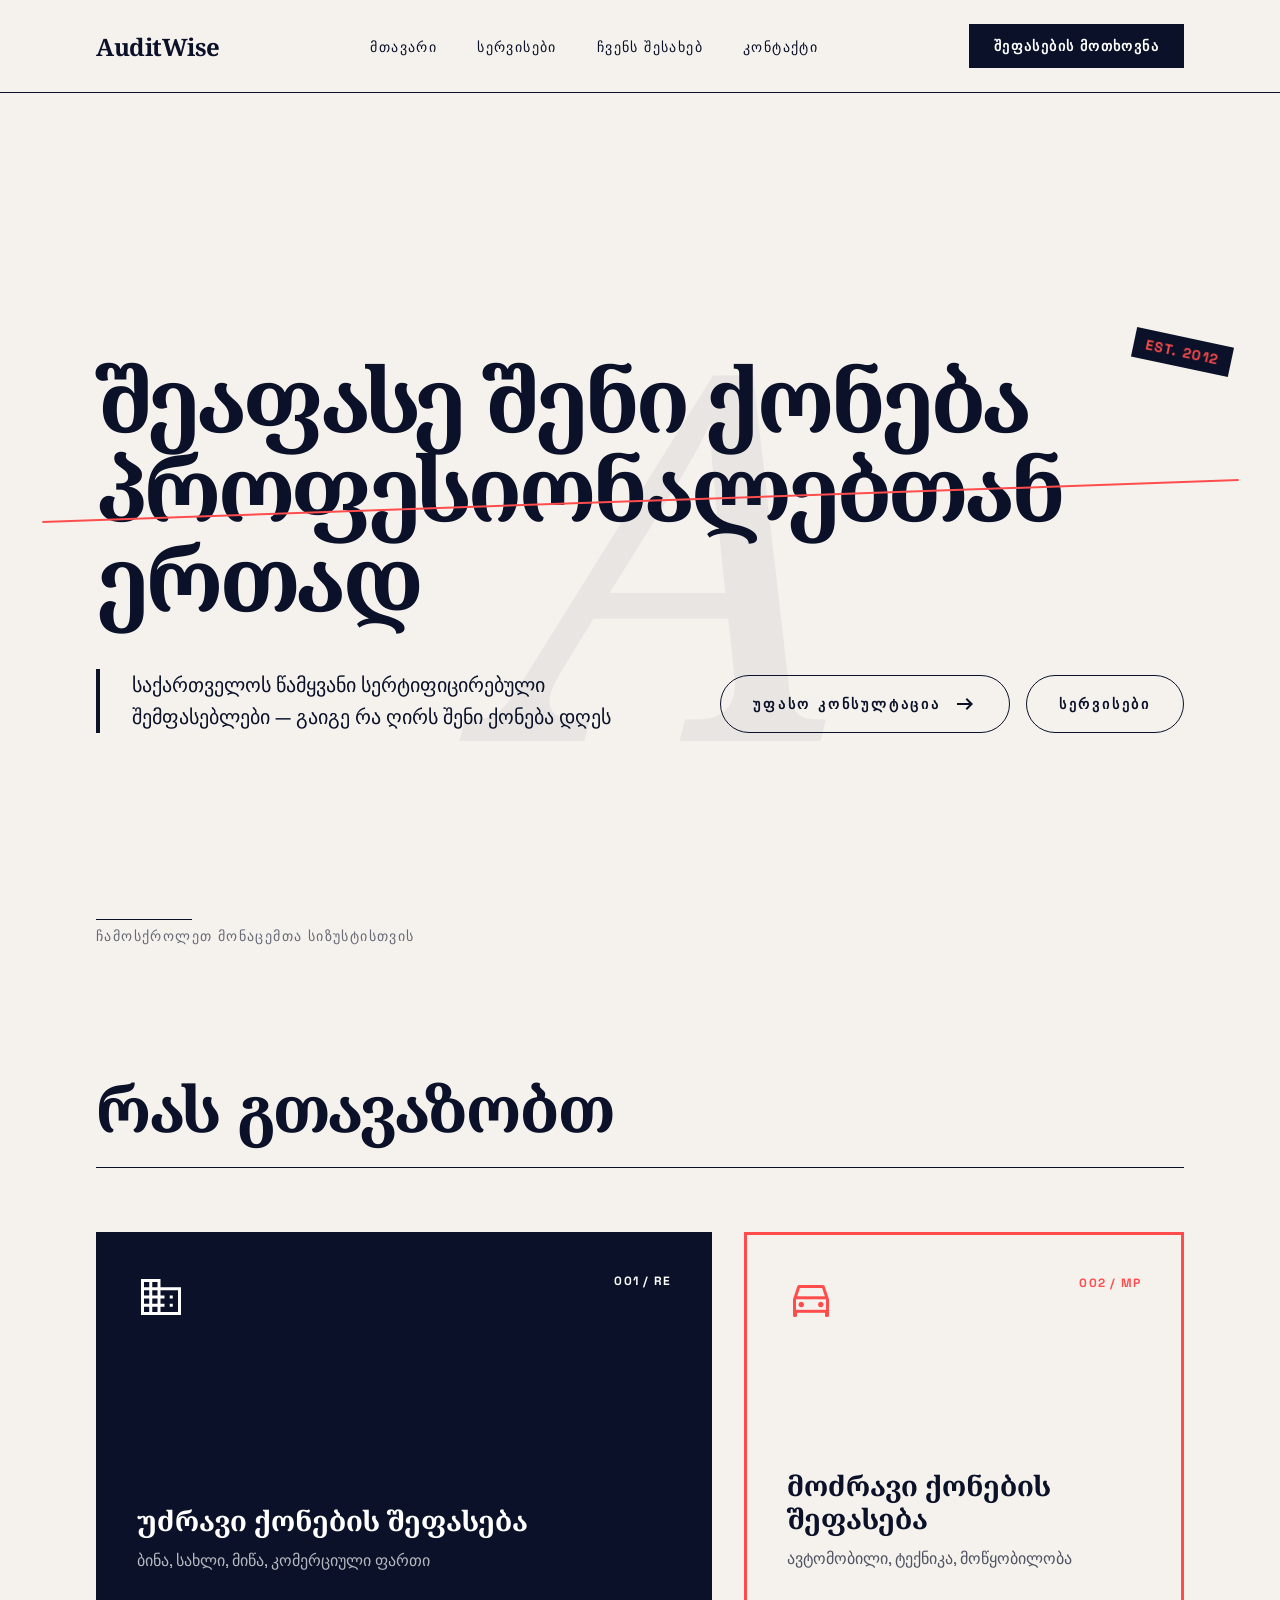
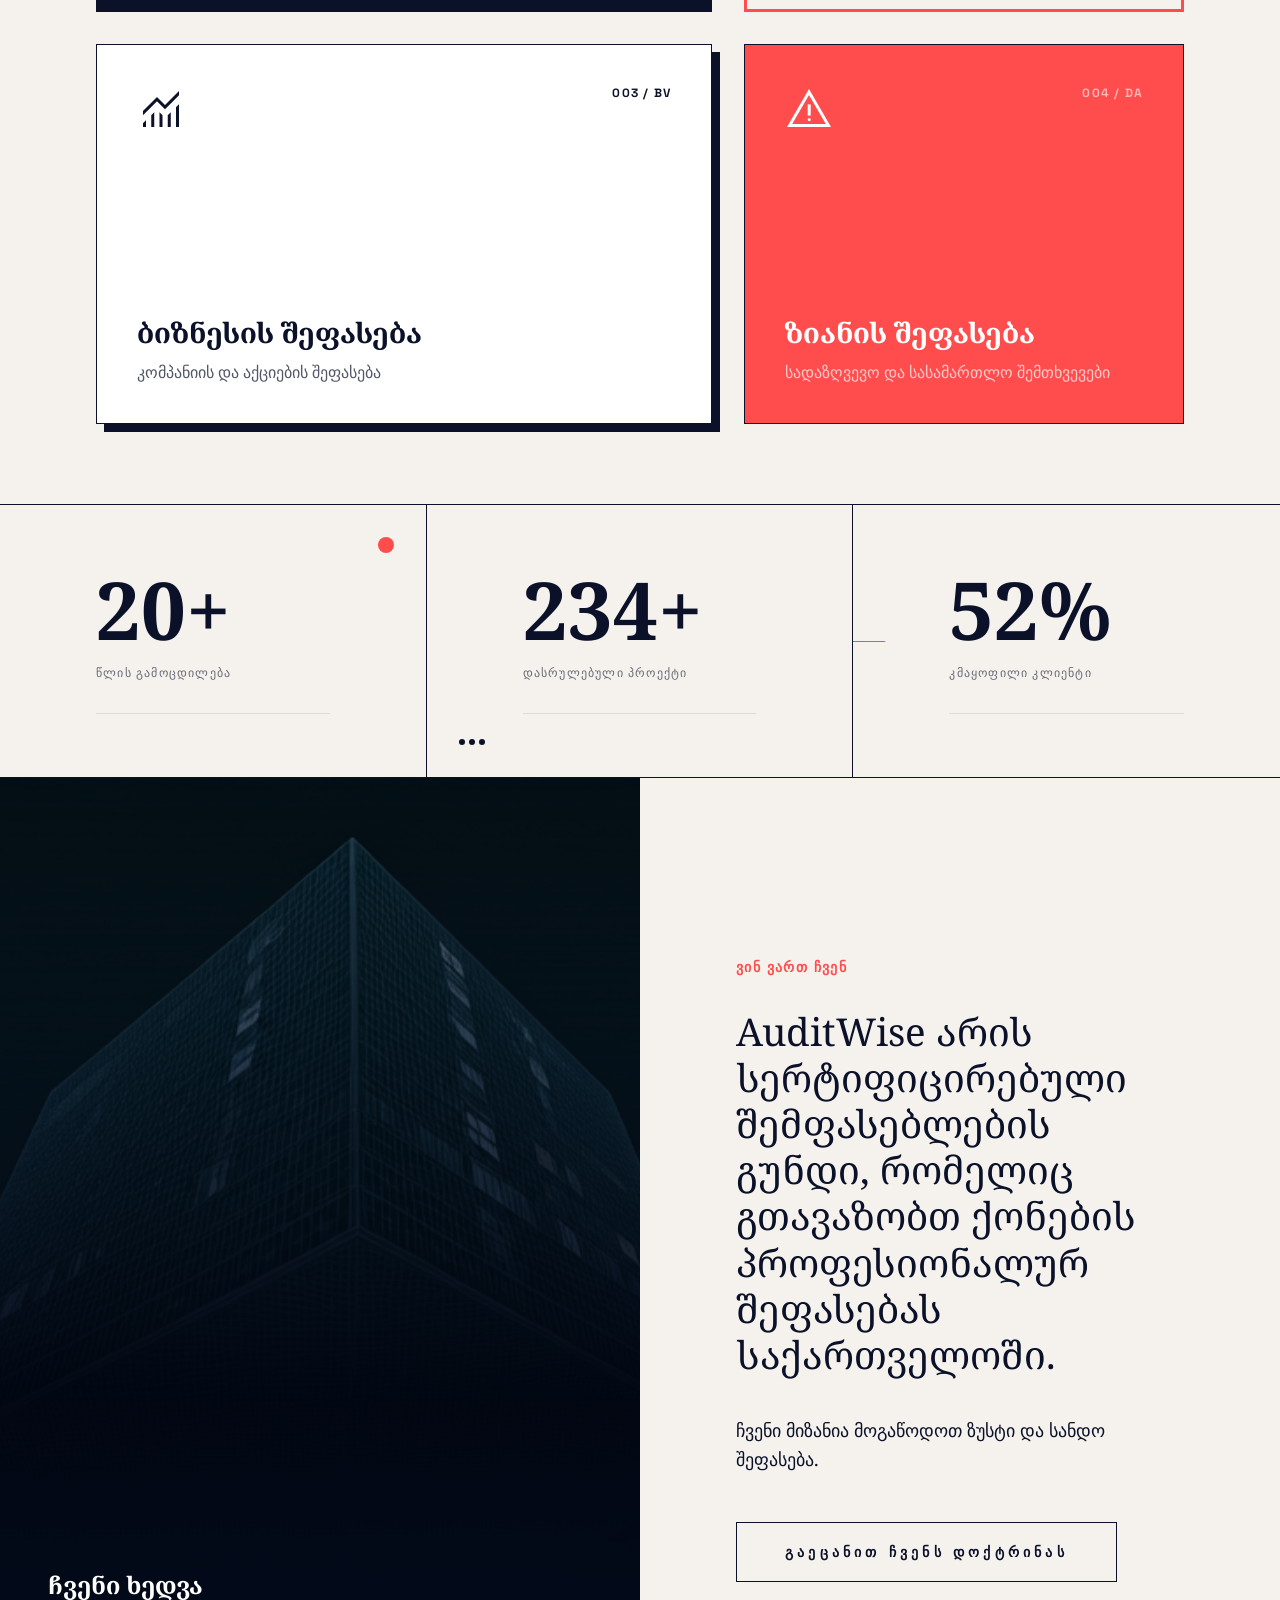
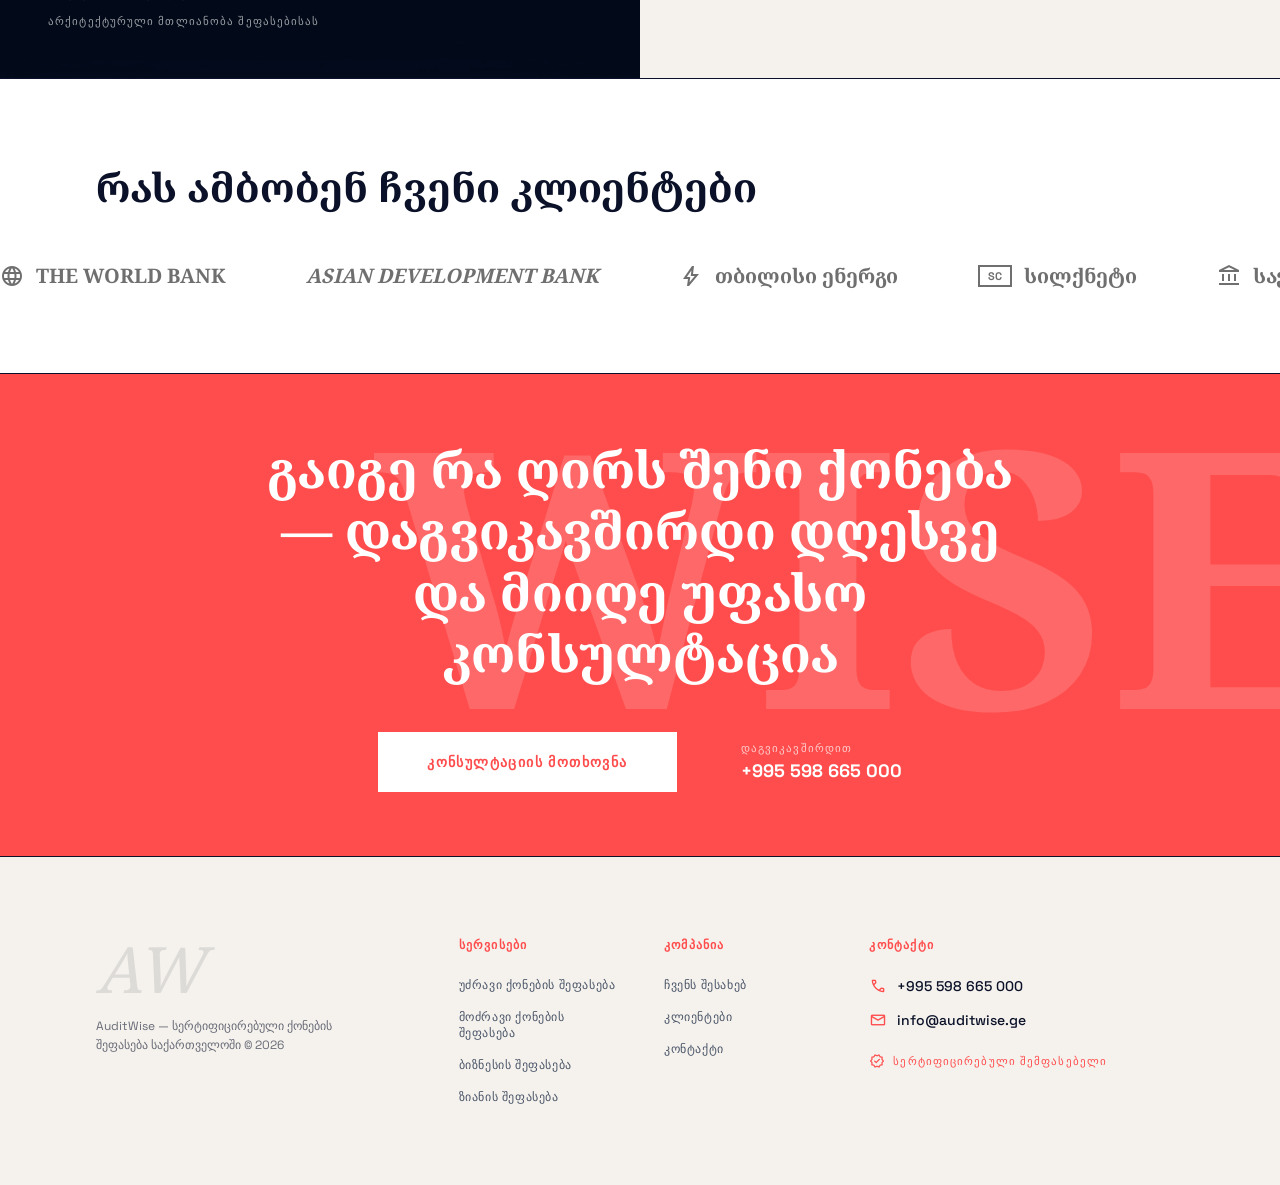
<file: index.html>
<!doctype html>
<html lang="ka">
  <head>
    <meta charset="UTF-8" />
    <meta name="viewport" content="width=device-width, initial-scale=1.0" />
    <title>AuditWise — Premium Asset Appraisal & Audit Services</title>

    <!-- ===== SEO ===== -->
    <meta
      name="description"
      content="AuditWise — სერტიფიცირებული უძრავი/მოძრავი ქონების შემფასებელი საქართველოში. ქონების პროფესიონალური შეფასება, აუდიტი და ზიანის განსაზღვრა."
    />
    <meta
      name="keywords"
      content="უძრავი ქონების შეფასება, ქონების აუდიტი, სერტიფიცირებული შემფასებელი, ბიზნესის შეფასება, ზიანის შეფასება, თბილისი, საქართველო"
    />
    <meta name="author" content="AuditWise" />
    <meta name="robots" content="index, follow" />

    <!-- ===== OPEN GRAPH ===== -->
    <meta property="og:type" content="website" />
    <meta property="og:url" content="https://www.auditwise.com/" />
    <meta
      property="og:title"
      content="AuditWise — პრემიუმ აქტივების შეფასება"
    />
    <meta
      property="og:description"
      content="მაღალი ღირებულების აქტივების სიზუსტით შეფასება და აუდიტი."
    />
    <meta
      property="og:image"
      content="https://www.auditwise.com/assets/images/og-image.jpg"
    />
    <meta property="og:locale" content="ka_GE" />
    <meta property="og:site_name" content="AuditWise" />

    <!-- ===== TWITTER CARD ===== -->
    <meta name="twitter:card" content="summary_large_image" />
    <meta
      name="twitter:title"
      content="AuditWise — პრემიუმ აქტივების შეფასება"
    />
    <meta
      name="twitter:description"
      content="მაღალი ღირებულების აქტივების სიზუსტით შეფასება და აუდიტი."
    />
    <meta
      name="twitter:image"
      content="https://www.auditwise.com/assets/images/og-image.jpg"
    />

    <!-- ===== FONTS ===== -->
    <link rel="preconnect" href="https://fonts.googleapis.com" />
    <link rel="preconnect" href="https://fonts.gstatic.com" crossorigin />
    <link
      href="https://fonts.googleapis.com/css2?family=Noto+Serif+Georgian:wght@400;700&family=Space+Grotesk:wght@300;400;500;700&display=swap"
      rel="stylesheet"
    />

    <!-- ===== ICONS ===== -->
    <link
      href="https://fonts.googleapis.com/css2?family=Material+Symbols+Outlined:opsz,wght,FILL,GRAD@20..48,100..700,0..1,-50..200"
      rel="stylesheet"
    />

    <!-- ===== FAVICON ===== -->
    <link rel="icon" type="image/png" href="./images/AW_favicon.png" />

    <!-- ===== CSS ===== -->
    <link rel="stylesheet" href="./styles/reset.css" />
    <link rel="stylesheet" href="./styles/header.css" />
    <link rel="stylesheet" href="./styles/style.css" />
    <link rel="stylesheet" href="./styles/footer.css" />
  </head>

  <body>
    <!-- HEADER -->
    <header>
      <nav>
        <a href="index.html" class="logo">AuditWise</a>
        <ul>
          <li><a href="./index.html">მთავარი</a></li>
          <li><a href="./services.html">სერვისები</a></li>
          <li><a href="./about.html">ჩვენს შესახებ</a></li>
          <li><a href="./contact.html">კონტაქტი</a></li>
        </ul>
        <a href="./contact.html" class="btn-primary">შეფასების მოთხოვნა</a>
        <button class="burger" id="burger">
          <span></span>
          <span></span>
          <span></span>
        </button>
      </nav>
    </header>

    <!-- MAIN -->
    <main>
      <section class="hero">
        <div class="container">
          <!-- ფონური დიდი ასო -->
          <div class="hero-bg-letter">A</div>

          <div class="hero-content">
            <!-- სათაური + EST badge -->
            <div class="hero-title-wrap">
              <h1 class="hero-title">
                შეაფასე შენი ქონება პროფესიონალებთან ერთად
                <div class="coral-strike"></div>
              </h1>
              <div class="est-badge">EST. 2012</div>
            </div>

            <!-- ქვედა ნაწილი: ტექსტი + ღილაკები -->
            <div class="hero-bottom">
              <div class="hero-desc">
                <p>
                  საქართველოს წამყვანი სერტიფიცირებული შემფასებლები — გაიგე რა
                  ღირს შენი ქონება დღეს
                </p>
              </div>
              <div class="hero-actions">
                <a href="contact.html" class="btn-outline">
                  უფასო კონსულტაცია
                  <span class="material-symbols-outlined">arrow_right_alt</span>
                </a>
                <a href="./services.html" class="btn-outline">სერვისები</a>
              </div>
            </div>
          </div>

          <!-- ქვედა anchor -->
          <div class="hero-scroll">
            <div class="hero-scroll-line"></div>
            <span>ჩამოსქროლეთ მონაცემთა სიზუსტისთვის</span>
          </div>
        </div>
      </section>

      <!-- SERVICES PREVIEW -->
      <section class="services-preview">
        <div class="container">
          <div class="section-header">
            <h2>რას გთავაზობთ</h2>
            <div class="section-line"></div>
          </div>
        </div>

        <div class="services-grid">
          <a href="./real-estate.html" class="service-card service-card--dark">
            <div class="card-top">
              <span class="material-symbols-outlined">domain</span>
              <span class="card-code">001 / RE</span>
            </div>
            <div class="card-bottom">
              <h3>უძრავი ქონების შეფასება</h3>
              <p>ბინა, სახლი, მიწა, კომერციული ფართი</p>
            </div>
          </a>

          <a href="./movable.html" class="service-card service-card--coral">
            <div class="card-top">
              <span class="material-symbols-outlined">directions_car</span>
              <span class="card-code">002 / MP</span>
            </div>
            <div class="card-bottom">
              <h3>მოძრავი ქონების შეფასება</h3>
              <p>ავტომობილი, ტექნიკა, მოწყობილობა</p>
            </div>
          </a>

          <a href="./business.html" class="service-card service-card--light">
            <div class="card-top">
              <span class="material-symbols-outlined">monitoring</span>
              <span class="card-code">003 / BV</span>
            </div>
            <div class="card-bottom">
              <h3>ბიზნესის შეფასება</h3>
              <p>კომპანიის და აქციების შეფასება</p>
            </div>
          </a>

          <a href="./damage.html" class="service-card service-card--coral-fill">
            <div class="card-top">
              <span class="material-symbols-outlined">report_problem</span>
              <span class="card-code">004 / DA</span>
            </div>
            <div class="card-bottom">
              <h3>ზიანის შეფასება</h3>
              <p>სადაზღვევო და სასამართლო შემთხვევები</p>
            </div>
          </a>
        </div>
      </section>

      <!-- STATS -->
      <section class="stats">
        <div class="stats-grid">
          <!-- 20+ -->
          <div class="stat-item">
            <div class="stat-dot"></div>
            <div class="stat-content">
              <span class="stat-number">20+</span>
              <span class="stat-label">წლის გამოცდილება</span>
            </div>
            <div class="stat-line"></div>
          </div>

          <!-- 500+ -->
          <div class="stat-item">
            <div class="stat-dots">
              <div class="stat-dot-sm"></div>
              <div class="stat-dot-sm"></div>
              <div class="stat-dot-sm"></div>
            </div>
            <div class="stat-content">
              <span class="stat-number">500+</span>
              <span class="stat-label">დასრულებული პროექტი</span>
            </div>
            <div class="stat-line"></div>
          </div>

          <!-- 99% -->
          <div class="stat-item">
            <div class="stat-coral-line"></div>
            <div class="stat-content">
              <span class="stat-number">99%</span>
              <span class="stat-label">კმაყოფილი კლიენტი</span>
            </div>
            <div class="stat-line"></div>
          </div>
        </div>
      </section>

      <!-- ABOUT PREVIEW -->
      <section class="about-preview">
        <!-- მარცხნივ — სურათი -->
        <div class="about-image">
          <div class="about-image-overlay"></div>
          <div class="about-image-caption">
            <h4>ჩვენი ხედვა</h4>
            <span>არქიტექტურული მთლიანობა შეფასებისას</span>
          </div>
        </div>

        <!-- მარჯვნივ — ტექსტი -->
        <div class="about-content">
          <span class="about-label">ვინ ვართ ჩვენ</span>
          <h2>
            AuditWise არის სერტიფიცირებული შემფასებლების გუნდი, რომელიც
            გთავაზობთ ქონების პროფესიონალურ შეფასებას საქართველოში.
          </h2>
          <p>ჩვენი მიზანია მოგაწოდოთ ზუსტი და სანდო შეფასება.</p>
          <a href="./about.html" class="btn-outline-dark"
            >გაეცანით ჩვენს დოქტრინას</a
          >
        </div>
      </section>

      <!-- CLIENTS MARQUEE -->
      <section class="clients" id="clients">
        <div class="container">
          <h2 class="clients-title">რას ამბობენ ჩვენი კლიენტები</h2>
        </div>

        <div class="marquee">
          <div class="marquee-content">
            <div class="client-item">
              <span class="material-symbols-outlined">language</span>
              <span>THE WORLD BANK</span>
            </div>
            <div class="client-item">
              <span class="client-italic">ASIAN DEVELOPMENT BANK</span>
            </div>
            <div class="client-item">
              <span class="material-symbols-outlined">bolt</span>
              <span>თბილისი ენერგი</span>
            </div>
            <div class="client-item">
              <span class="client-box">SC</span>
              <span>სილქნეტი</span>
            </div>
            <div class="client-item">
              <span class="material-symbols-outlined">account_balance</span>
              <span>საქართველოს ფინანსთა სამინისტრო</span>
            </div>
            <div class="client-item">
              <span class="client-box">MF</span>
              <span>რუსთავის მეტალურგიული ქარხანა</span>
            </div>
            <div class="client-item">
              <span class="material-symbols-outlined">electric_bolt</span>
              <span>თელასი</span>
            </div>
            <div class="client-item">
              <span class="material-symbols-outlined">gavel</span>
              <span>საქართველოს პარლამენტი</span>
            </div>

            <!-- მეორე კომპლექტი — loop-ისთვის -->
            <div class="client-item">
              <span class="material-symbols-outlined">language</span>
              <span>THE WORLD BANK</span>
            </div>
            <div class="client-item">
              <span class="client-italic">ASIAN DEVELOPMENT BANK</span>
            </div>
            <div class="client-item">
              <span class="material-symbols-outlined">bolt</span>
              <span>თბილისი ენერგი</span>
            </div>
            <div class="client-item">
              <span class="client-box">SC</span>
              <span>სილქნეტი</span>
            </div>
            <div class="client-item">
              <span class="material-symbols-outlined">account_balance</span>
              <span>საქართველოს ფინანსთა სამინისტრო</span>
            </div>
            <div class="client-item">
              <span class="client-box">MF</span>
              <span>რუსთავის მეტალურგიული ქარხანა</span>
            </div>
            <div class="client-item">
              <span class="material-symbols-outlined">electric_bolt</span>
              <span>თელასი</span>
            </div>
            <div class="client-item">
              <span class="material-symbols-outlined">gavel</span>
              <span>საქართველოს პარლამენტი</span>
            </div>
          </div>
        </div>
      </section>

      <!-- CTA -->
      <section class="cta">
        <div class="cta-bg-text">WISE</div>
        <div class="container">
          <div class="cta-inner">
            <h2>
              გაიგე რა ღირს შენი ქონება — დაგვიკავშირდი დღესვე და მიიღე უფასო
              კონსულტაცია
            </h2>
            <div class="cta-bottom">
              <a href="contact.html" class="btn-cta">კონსულტაციის მოთხოვნა</a>
              <div class="cta-phone">
                <span class="cta-phone-label">დაგვიკავშირდით</span>
                <span class="cta-phone-number">+995 598 665 000</span>
              </div>
            </div>
          </div>
        </div>
      </section>
    </main>

    <!----FOOTER-->

    <footer class="footer">
      <div class="footer-grid">
        <div class="footer-brand">
          <span class="footer-logo">AW</span>
          <p>
            AuditWise — სერტიფიცირებული ქონების შეფასება საქართველოში © 2026
          </p>
        </div>

        <div class="footer-col footer-col--accordion">
          <h4>სერვისები</h4>
          <button class="footer-col-trigger" aria-expanded="false">
            <span class="footer-col-trigger-label">სერვისები</span>
            <span class="material-symbols-outlined footer-col-arrow"
              >expand_more</span
            >
          </button>
          <div class="footer-col-links">
            <a href="./real-estate.html">უძრავი ქონების შეფასება</a>
            <a href="./movable.html">მოძრავი ქონების შეფასება</a>
            <a href="./business.html">ბიზნესის შეფასება</a>
            <a href="./damage.html">ზიანის შეფასება</a>
          </div>
        </div>

        <div class="footer-col footer-col--accordion">
          <h4>კომპანია</h4>
          <button class="footer-col-trigger" aria-expanded="false">
            <span class="footer-col-trigger-label">კომპანია</span>
            <span class="material-symbols-outlined footer-col-arrow"
              >expand_more</span
            >
          </button>
          <div class="footer-col-links">
            <a href="./about.html">ჩვენს შესახებ</a>
            <a href="./index.html#clients">კლიენტები</a>
            <a href="./contact.html">კონტაქტი</a>
          </div>
        </div>

        <div class="footer-col footer-col--contact">
          <h4>კონტაქტი</h4>
          <div class="footer-contact">
            <div class="footer-contact-item">
              <span class="material-symbols-outlined">call</span>
              <a href="tel:+995598665000">+995 598 665 000</a>
            </div>
            <div class="footer-contact-item">
              <span class="material-symbols-outlined">mail</span>
              <a href="mailto:info@auditwise.ge">info@auditwise.ge</a>
            </div>
          </div>
          <div class="footer-tagline">
            <span class="material-symbols-outlined">verified</span>
            სერტიფიცირებული შემფასებელი
          </div>
        </div>
      </div>
    </footer>

    <!-- POPUP -->
    <div class="phone-popup" id="phone-popup">
      <div class="popup-inner">
        <button class="popup-close" id="popup-close">
          <span class="material-symbols-outlined">close</span>
        </button>
        <span class="popup-label">დაგვიკავშირდით</span>
        <a href="tel:+995598665000" class="popup-phone">+995 598 665 000</a>
        <p class="popup-sub">
          ან მოგვწერეთ: <a href="mailto:info@auditwise.ge">info@auditwise.ge</a>
        </p>
      </div>
    </div>

    <script src="js/main.js"></script>
  </body>
</html>
</file>
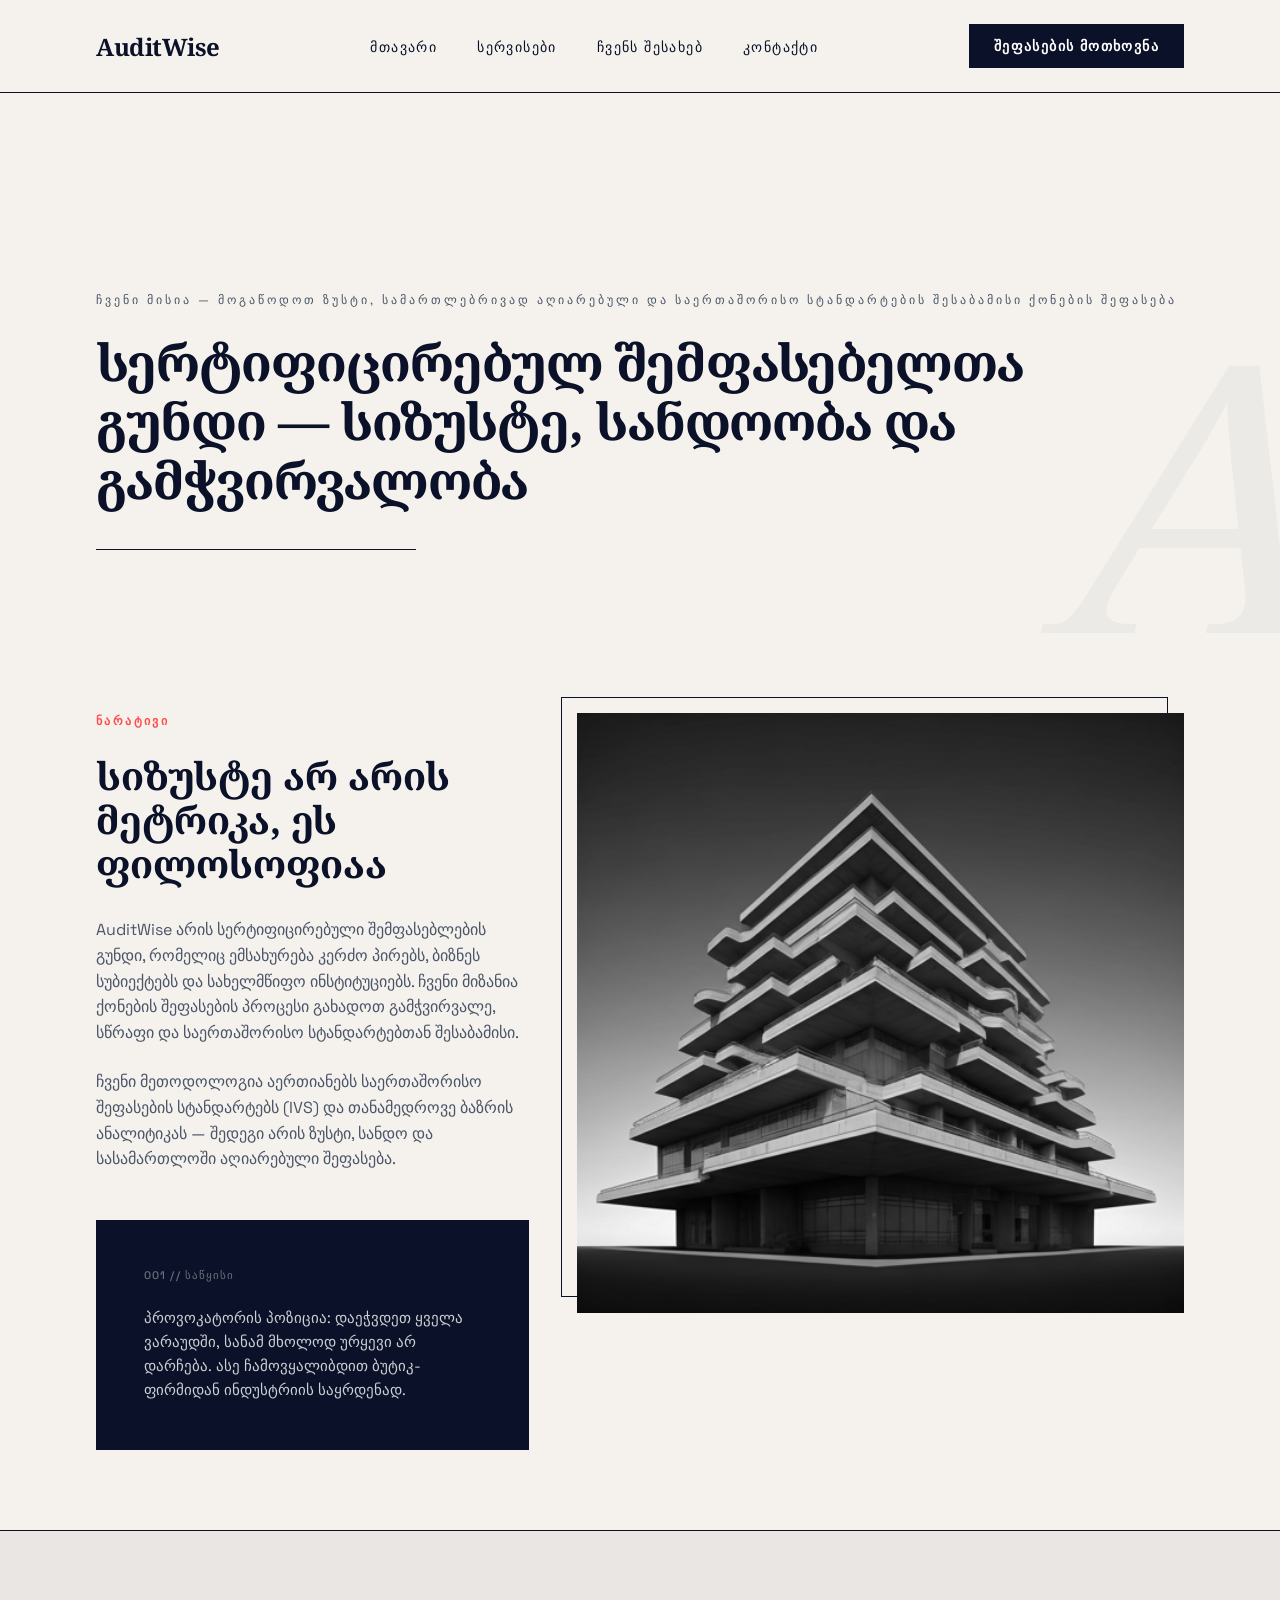
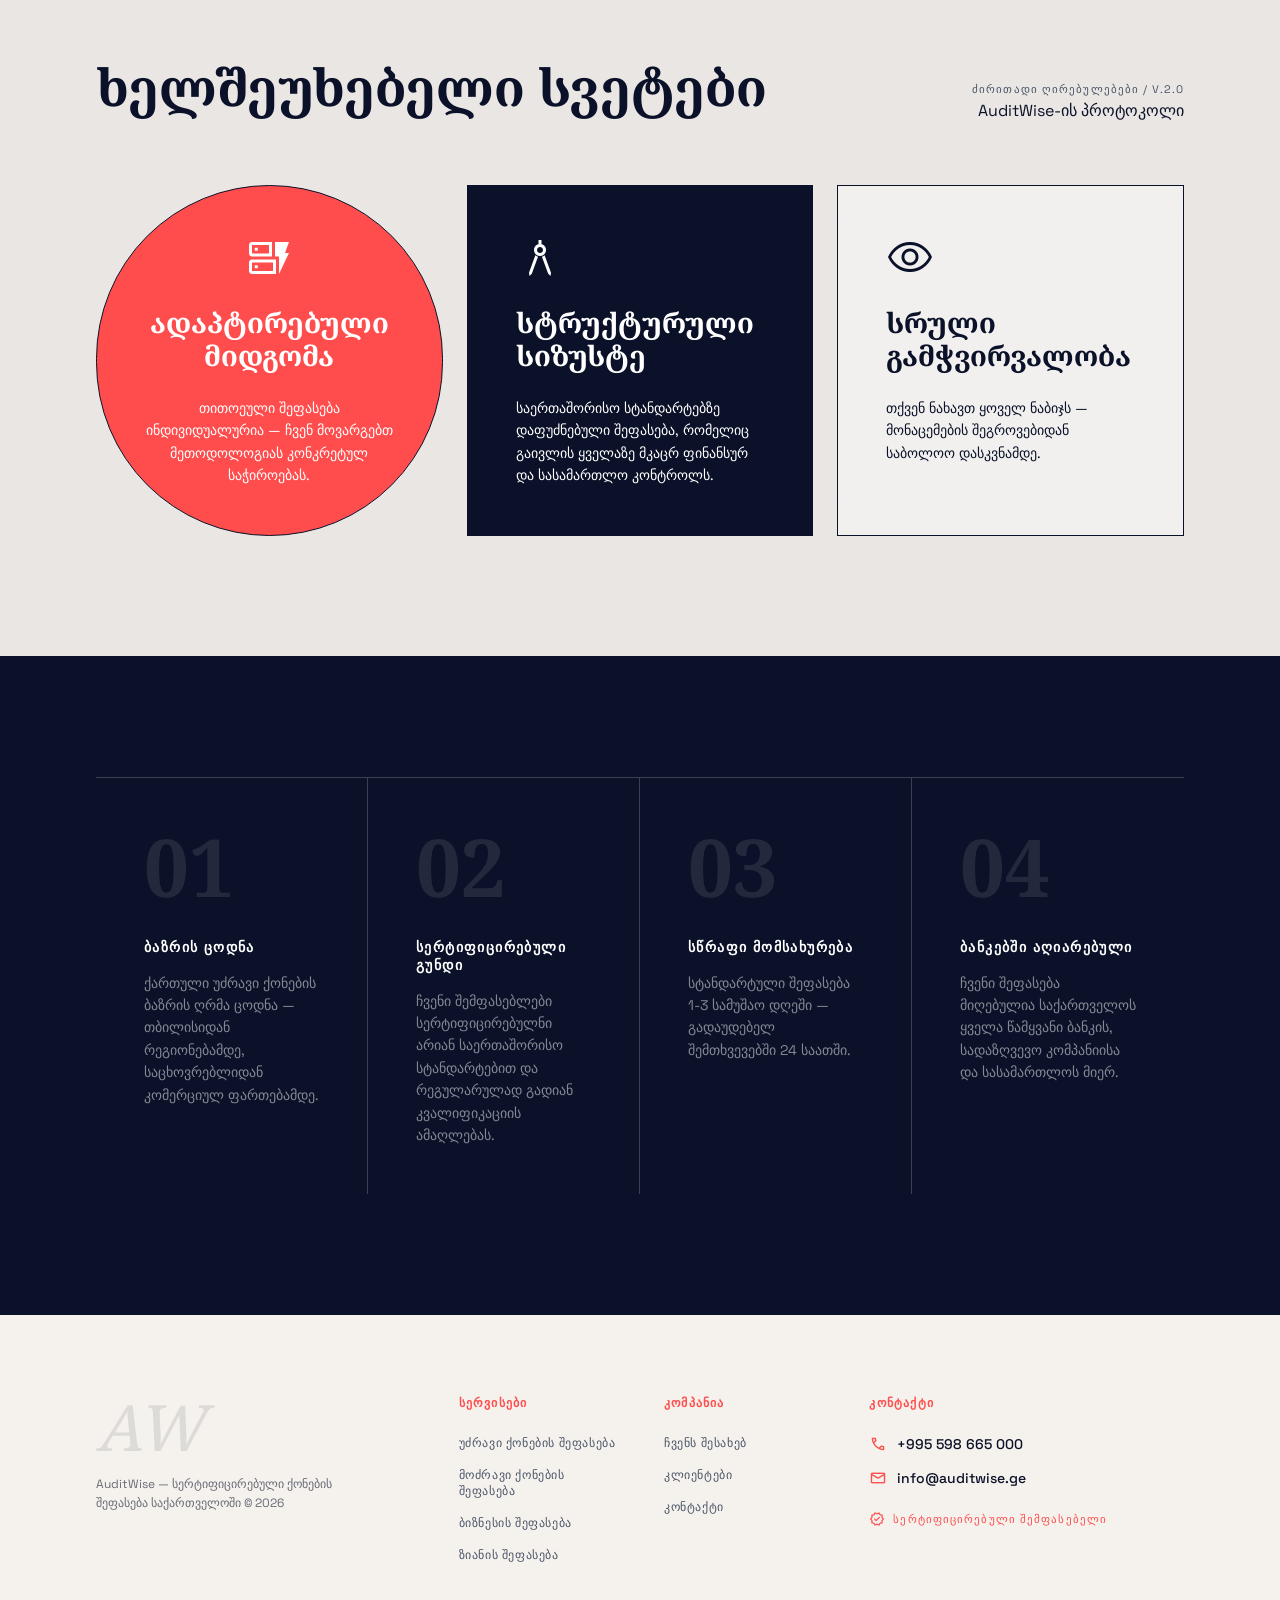
<file: about.html>
<!doctype html>
<html lang="ka">
  <head>
    <meta charset="UTF-8" />
    <meta name="viewport" content="width=device-width, initial-scale=1.0" />
    <title>AuditWise — ჩვენს შესახებ</title>

    <meta
      name="description"
      content="AuditWise — სერტიფიცირებული შემფასებლების გუნდი საქართველოში. გაიგეთ ჩვენი მისიის, ღირებულებებისა და გამოცდილების შესახებ."
    />
    <meta name="robots" content="index, follow" />

    <link rel="preconnect" href="https://fonts.googleapis.com" />
    <link rel="preconnect" href="https://fonts.gstatic.com" crossorigin />
    <link
      href="https://fonts.googleapis.com/css2?family=Noto+Serif+Georgian:wght@400;700&family=Space+Grotesk:wght@300;400;500;700&display=swap"
      rel="stylesheet"
    />
    <link
      href="https://fonts.googleapis.com/css2?family=Material+Symbols+Outlined:opsz,wght,FILL,GRAD@20..48,100..700,0..1,-50..200"
      rel="stylesheet"
    />

    <link rel="icon" type="image/png" href="./images/AW_favicon.png" />

    <link rel="stylesheet" href="./styles/reset.css" />
    <link rel="stylesheet" href="./styles/header.css" />
    <link rel="stylesheet" href="./styles/style.css" />
    <link rel="stylesheet" href="./styles/about.css" />
    <link rel="stylesheet" href="./styles/footer.css" />
  </head>

  <body>
    <!-- HEADER -->
    <header>
      <nav>
        <a href="./index.html" class="logo">AuditWise</a>
        <ul>
          <li><a href="./index.html">მთავარი</a></li>
          <li><a href="./services.html">სერვისები</a></li>
          <li><a href="./about.html">ჩვენს შესახებ</a></li>
          <li><a href="./contact.html">კონტაქტი</a></li>
        </ul>
        <a href="./contact.html" class="btn-primary">შეფასების მოთხოვნა</a>
        <button class="burger" id="burger">
          <span></span>
          <span></span>
          <span></span>
        </button>
      </nav>
    </header>

    <main>
      <!-- HERO -->
      <section class="about-hero">
        <div class="about-hero-watermark">A</div>
        <div class="container">
          <span class="about-hero-label"
            >ჩვენი მისია — მოგაწოდოთ ზუსტი, სამართლებრივად აღიარებული და
            საერთაშორისო სტანდარტების შესაბამისი ქონების შეფასება</span
          >
          <h1>
            სერტიფიცირებულ შემფასებელთა გუნდი — სიზუსტე, სანდოობა და
            გამჭვირვალობა
          </h1>
          <div class="about-hero-line"></div>
        </div>
      </section>

      <!-- OUR STORY -->
      <section class="about-story">
        <div class="container">
          <div class="story-grid">
            <div class="story-text">
              <p class="story-label">ნარატივი</p>
              <h2>სიზუსტე არ არის მეტრიკა, ეს ფილოსოფიაა</h2>
              <div class="story-body">
                <p>
                  AuditWise არის სერტიფიცირებული შემფასებლების გუნდი, რომელიც
                  ემსახურება კერძო პირებს, ბიზნეს სუბიექტებს და სახელმწიფო
                  ინსტიტუციებს. ჩვენი მიზანია ქონების შეფასების პროცესი გახადოთ
                  გამჭვირვალე, სწრაფი და საერთაშორისო სტანდარტებთან შესაბამისი.
                </p>
                <p>
                  ჩვენი მეთოდოლოგია აერთიანებს საერთაშორისო შეფასების
                  სტანდარტებს (IVS) და თანამედროვე ბაზრის ანალიტიკას — შედეგი
                  არის ზუსტი, სანდო და სასამართლოში აღიარებული შეფასება.
                </p>
              </div>
            </div>

            <div class="story-image-wrap">
              <div class="story-image-border"></div>
              <img
                src="./images/about- building.png"
                alt="AuditWise შენობა"
                class="story-image"
              />
            </div>

            <div class="story-card">
              <span class="story-card-label">001 // საწყისი</span>
              <p>
                პროვოკატორის პოზიცია: დაეჭვდეთ ყველა ვარაუდში, სანამ მხოლოდ
                ურყევი არ დარჩება. ასე ჩამოვყალიბდით ბუტიკ-ფირმიდან ინდუსტრიის
                საყრდენად.
              </p>
            </div>
          </div>
        </div>
      </section>

      <!-- VALUES -->
      <section class="about-values">
        <div class="container">
          <div class="values-header">
            <h2>ხელშეუხებელი სვეტები</h2>
            <div class="values-header-right">
              <p class="values-version">ძირითადი ღირებულებები / V.2.0</p>
              <p>AuditWise-ის პროტოკოლი</p>
            </div>
          </div>
          <div class="values-grid">
            <div class="value-card value-card--coral">
              <span class="material-symbols-outlined">dynamic_form</span>
              <h3>ადაპტირებული მიდგომა</h3>
              <p>
                თითოეული შეფასება ინდივიდუალურია — ჩვენ მოვარგებთ მეთოდოლოგიას
                კონკრეტულ საჭიროებას.
              </p>
            </div>

            <div class="value-card value-card--dark">
              <span class="material-symbols-outlined">architecture</span>
              <h3>სტრუქტურული სიზუსტე</h3>
              <p>
                საერთაშორისო სტანდარტებზე დაფუძნებული შეფასება, რომელიც გაივლის
                ყველაზე მკაცრ ფინანსურ და სასამართლო კონტროლს.
              </p>
            </div>

            <div class="value-card value-card--glass">
              <span class="material-symbols-outlined">visibility</span>
              <h3>სრული გამჭვირვალობა</h3>
              <p>
                თქვენ ნახავთ ყოველ ნაბიჯს — მონაცემების შეგროვებიდან საბოლოო
                დასკვნამდე.
              </p>
            </div>
          </div>
        </div>
      </section>

      <!-- WHY US -->
      <section class="about-why">
        <div class="container">
          <div class="why-grid">
            <div class="why-item">
              <span class="why-number">01</span>
              <h4>ბაზრის ცოდნა</h4>
              <p>
                ქართული უძრავი ქონების ბაზრის ღრმა ცოდნა — თბილისიდან
                რეგიონებამდე, საცხოვრებლიდან კომერციულ ფართებამდე.
              </p>
            </div>

            <div class="why-item">
              <span class="why-number">02</span>
              <h4>სერტიფიცირებული გუნდი</h4>
              <p>
                ჩვენი შემფასებლები სერტიფიცირებულნი არიან საერთაშორისო
                სტანდარტებით და რეგულარულად გადიან კვალიფიკაციის ამაღლებას.
              </p>
            </div>

            <div class="why-item">
              <span class="why-number">03</span>
              <h4>სწრაფი მომსახურება</h4>
              <p>
                სტანდარტული შეფასება 1-3 სამუშაო დღეში — გადაუდებელ შემთხვევებში
                24 საათში.
              </p>
            </div>

            <div class="why-item">
              <span class="why-number">04</span>
              <h4>ბანკებში აღიარებული</h4>
              <p>
                ჩვენი შეფასება მიღებულია საქართველოს ყველა წამყვანი ბანკის,
                სადაზღვევო კომპანიისა და სასამართლოს მიერ.
              </p>
            </div>
          </div>
        </div>
      </section>
    </main>

    <!-- FOOTER -->
    <footer class="footer">
      <div class="footer-grid">
        <div class="footer-brand">
          <span class="footer-logo">AW</span>
          <p>
            AuditWise — სერტიფიცირებული ქონების შეფასება საქართველოში © 2026
          </p>
        </div>

        <div class="footer-col footer-col--accordion">
          <h4>სერვისები</h4>
          <button class="footer-col-trigger" aria-expanded="false">
            <span class="footer-col-trigger-label">სერვისები</span>
            <span class="material-symbols-outlined footer-col-arrow"
              >expand_more</span
            >
          </button>
          <div class="footer-col-links">
            <a href="./real-estate.html">უძრავი ქონების შეფასება</a>
            <a href="./movable.html">მოძრავი ქონების შეფასება</a>
            <a href="./business.html">ბიზნესის შეფასება</a>
            <a href="./damage.html">ზიანის შეფასება</a>
          </div>
        </div>

        <div class="footer-col footer-col--accordion">
          <h4>კომპანია</h4>
          <button class="footer-col-trigger" aria-expanded="false">
            <span class="footer-col-trigger-label">კომპანია</span>
            <span class="material-symbols-outlined footer-col-arrow"
              >expand_more</span
            >
          </button>
          <div class="footer-col-links">
            <a href="./about.html">ჩვენს შესახებ</a>
            <a href="./index.html#clients">კლიენტები</a>
            <a href="./contact.html">კონტაქტი</a>
          </div>
        </div>

        <div class="footer-col footer-col--contact">
          <h4>კონტაქტი</h4>
          <div class="footer-contact">
            <div class="footer-contact-item">
              <span class="material-symbols-outlined">call</span>
              <a href="tel:+995598665000">+995 598 665 000</a>
            </div>
            <div class="footer-contact-item">
              <span class="material-symbols-outlined">mail</span>
              <a href="mailto:info@auditwise.ge">info@auditwise.ge</a>
            </div>
          </div>
          <div class="footer-tagline">
            <span class="material-symbols-outlined">verified</span>
            სერტიფიცირებული შემფასებელი
          </div>
        </div>
      </div>
    </footer>

    <!-- POPUP -->
    <div class="phone-popup" id="phone-popup">
      <div class="popup-inner">
        <button class="popup-close" id="popup-close">
          <span class="material-symbols-outlined">close</span>
        </button>
        <span class="popup-label">დაგვიკავშირდით</span>
        <a href="tel:+995598665000" class="popup-phone">+995 598 665 000</a>
        <p class="popup-sub">
          ან მოგვწერეთ: <a href="mailto:info@auditwise.ge">info@auditwise.ge</a>
        </p>
      </div>
    </div>

    <script src="js/main.js"></script>
  </body>
</html>
</file>
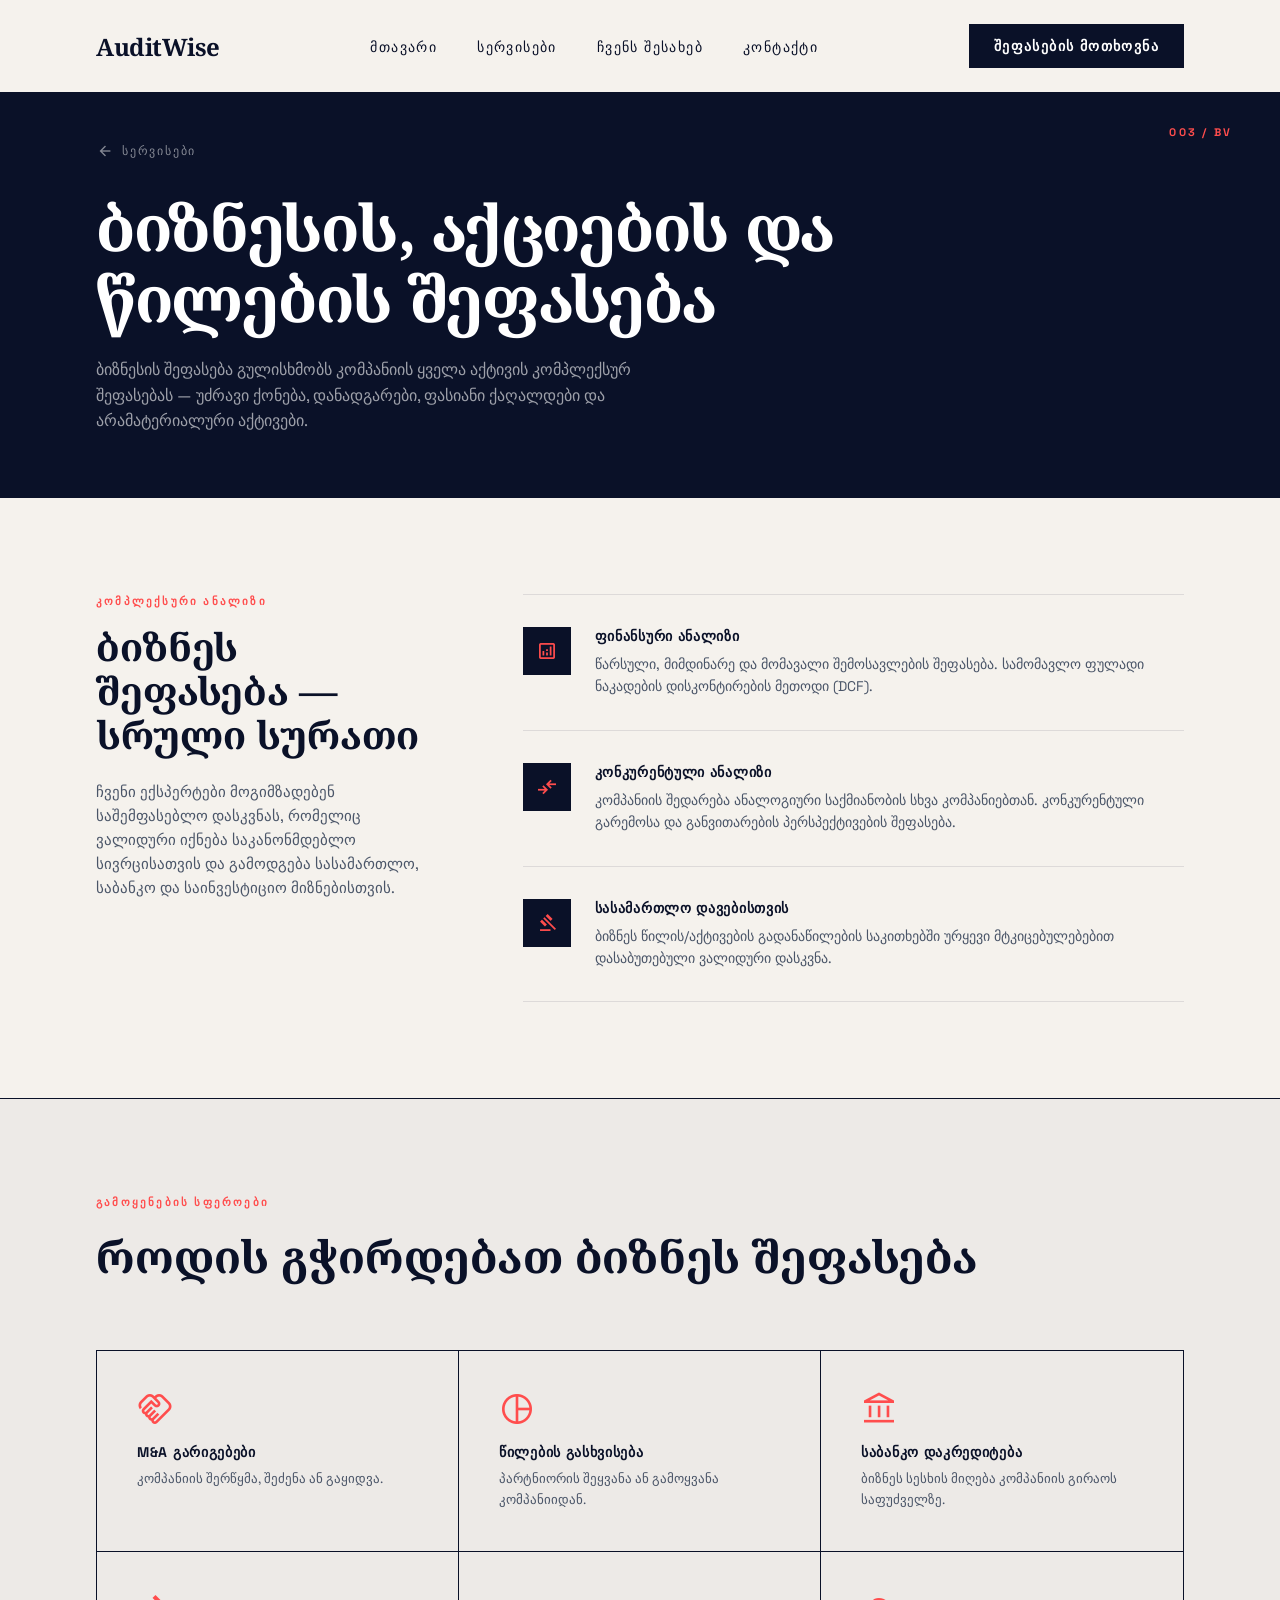
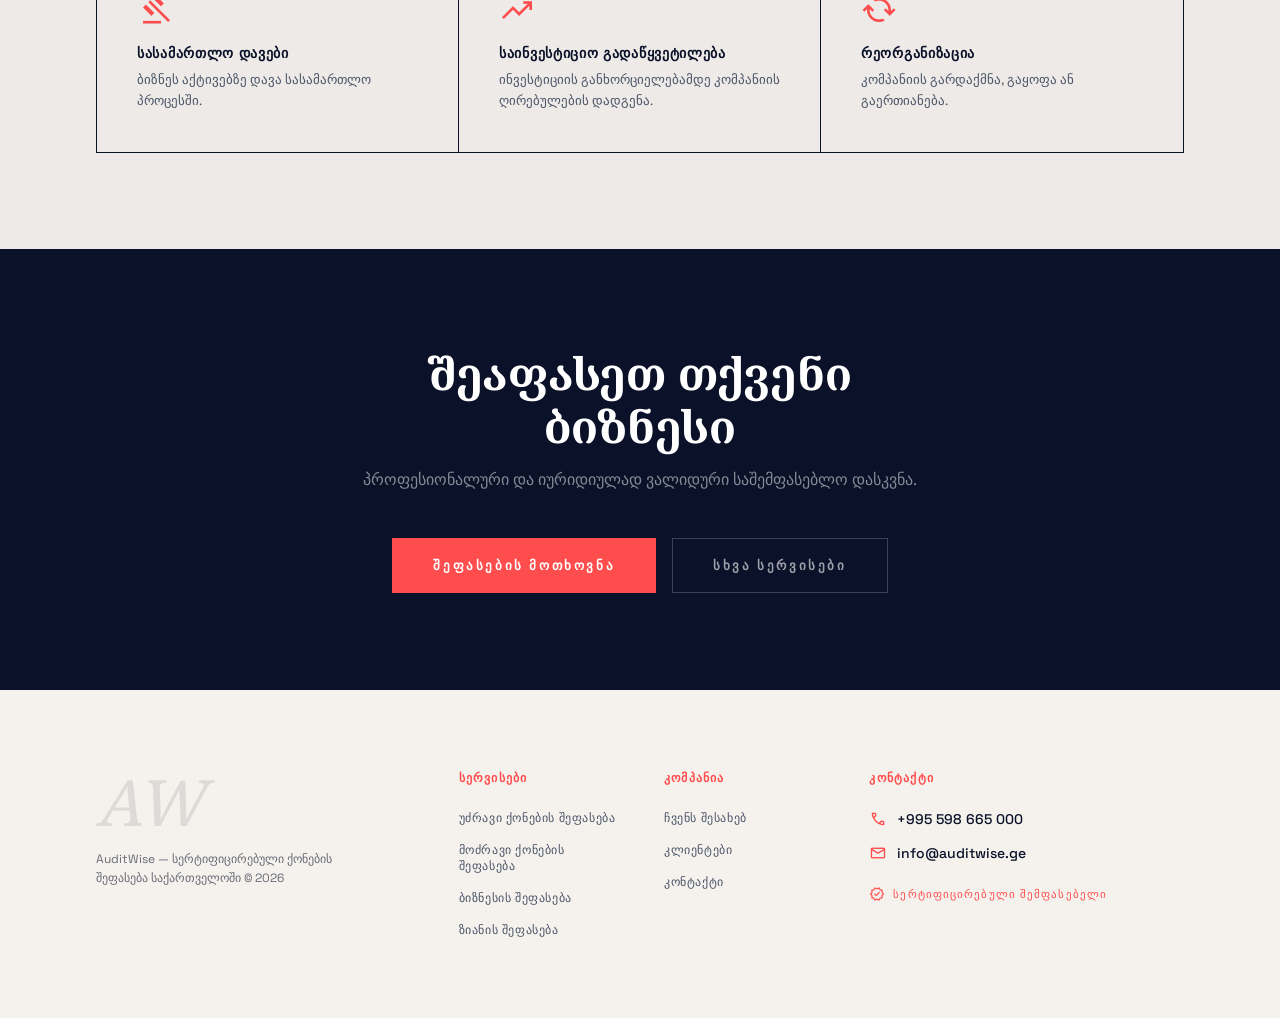
<file: business.html>
<!doctype html>
<html lang="ka">
  <head>
    <meta charset="UTF-8" />
    <meta name="viewport" content="width=device-width, initial-scale=1.0" />
    <title>AuditWise — ბიზნესის, აქციების და წილების შეფასება</title>
    <meta
      name="description"
      content="ბიზნესის, აქციების და წილების პროფესიონალური შეფასება საქართველოში — M&A გარიგებები, სასამართლო დავები, საინვესტიციო გადაწყვეტილებები."
    />
    <meta name="robots" content="index, follow" />
    <link rel="preconnect" href="https://fonts.googleapis.com" />
    <link rel="preconnect" href="https://fonts.gstatic.com" crossorigin />
    <link
      href="https://fonts.googleapis.com/css2?family=Noto+Serif+Georgian:wght@400;700&family=Space+Grotesk:wght@300;400;500;700&display=swap"
      rel="stylesheet"
    />
    <link
      href="https://fonts.googleapis.com/css2?family=Material+Symbols+Outlined:opsz,wght,FILL,GRAD@20..48,100..700,0..1,-50..200"
      rel="stylesheet"
    />
    <link rel="icon" type="image/png" href="./images/AW_favicon.png" />
    <link rel="stylesheet" href="./styles/reset.css" />
    <link rel="stylesheet" href="./styles/header.css" />
    <link rel="stylesheet" href="./styles/style.css" />
    <link rel="stylesheet" href="./styles/service-detail.css" />
    <link rel="stylesheet" href="./styles/footer.css" />
  </head>
  <body>
    <header>
      <nav>
        <a href="./index.html" class="logo">AuditWise</a>
        <ul>
          <li><a href="./index.html">მთავარი</a></li>
          <li><a href="./services.html">სერვისები</a></li>
          <li><a href="./about.html">ჩვენს შესახებ</a></li>
          <li><a href="./contact.html">კონტაქტი</a></li>
        </ul>
        <a href="./contact.html" class="btn-primary">შეფასების მოთხოვნა</a>
        <button class="burger" id="burger">
          <span></span>
          <span></span>
          <span></span>
        </button>
      </nav>
    </header>

    <main>
      <section class="sd-hero">
        <div class="sd-hero-num">003 / BV</div>
        <div class="container">
          <a href="./services.html" class="sd-back">
            <span class="material-symbols-outlined">arrow_back</span>
            სერვისები
          </a>
          <h1>ბიზნესის, აქციების და წილების შეფასება</h1>
          <p>
            ბიზნესის შეფასება გულისხმობს კომპანიის ყველა აქტივის კომპლექსურ
            შეფასებას — უძრავი ქონება, დანადგარები, ფასიანი ქაღალდები და
            არამატერიალური აქტივები.
          </p>
        </div>
      </section>

      <section class="sd-methods">
        <div class="container">
          <div class="sd-methods-grid">
            <div class="sd-methods-text">
              <span class="sd-label">კომპლექსური ანალიზი</span>
              <h2>ბიზნეს შეფასება — სრული სურათი</h2>
              <p>
                ჩვენი ექსპერტები მოგიმზადებენ საშემფასებლო დასკვნას, რომელიც
                ვალიდური იქნება საკანონმდებლო სივრცისათვის და გამოდგება
                სასამართლო, საბანკო და საინვესტიციო მიზნებისთვის.
              </p>
            </div>

            <div class="sd-methods-list">
              <div class="sd-method-item">
                <div class="sd-method-icon">
                  <span class="material-symbols-outlined">analytics</span>
                </div>
                <div>
                  <h4>ფინანსური ანალიზი</h4>
                  <p>
                    წარსული, მიმდინარე და მომავალი შემოსავლების შეფასება.
                    სამომავლო ფულადი ნაკადების დისკონტირების მეთოდი (DCF).
                  </p>
                </div>
              </div>
              <div class="sd-method-item">
                <div class="sd-method-icon">
                  <span class="material-symbols-outlined">compare_arrows</span>
                </div>
                <div>
                  <h4>კონკურენტული ანალიზი</h4>
                  <p>
                    კომპანიის შედარება ანალოგიური საქმიანობის სხვა კომპანიებთან.
                    კონკურენტული გარემოსა და განვითარების პერსპექტივების
                    შეფასება.
                  </p>
                </div>
              </div>
              <div class="sd-method-item">
                <div class="sd-method-icon">
                  <span class="material-symbols-outlined">gavel</span>
                </div>
                <div>
                  <h4>სასამართლო დავებისთვის</h4>
                  <p>
                    ბიზნეს წილის/აქტივების გადანაწილების საკითხებში ურყევი
                    მტკიცებულებებით დასაბუთებული ვალიდური დასკვნა.
                  </p>
                </div>
              </div>
            </div>
          </div>
        </div>
      </section>

      <section class="sd-includes">
        <div class="container">
          <span class="sd-label">გამოყენების სფეროები</span>
          <h2>როდის გჭირდებათ ბიზნეს შეფასება</h2>
          <div class="sd-includes-grid">
            <div class="sd-include-item">
              <span class="material-symbols-outlined">handshake</span>
              <h4>M&A გარიგებები</h4>
              <p>კომპანიის შერწყმა, შეძენა ან გაყიდვა.</p>
            </div>
            <div class="sd-include-item">
              <span class="material-symbols-outlined">pie_chart</span>
              <h4>წილების გასხვისება</h4>
              <p>პარტნიორის შეყვანა ან გამოყვანა კომპანიიდან.</p>
            </div>
            <div class="sd-include-item">
              <span class="material-symbols-outlined">account_balance</span>
              <h4>საბანკო დაკრედიტება</h4>
              <p>ბიზნეს სესხის მიღება კომპანიის გირაოს საფუძველზე.</p>
            </div>
            <div class="sd-include-item">
              <span class="material-symbols-outlined">gavel</span>
              <h4>სასამართლო დავები</h4>
              <p>ბიზნეს აქტივებზე დავა სასამართლო პროცესში.</p>
            </div>
            <div class="sd-include-item">
              <span class="material-symbols-outlined">trending_up</span>
              <h4>საინვესტიციო გადაწყვეტილება</h4>
              <p>ინვესტიციის განხორციელებამდე კომპანიის ღირებულების დადგენა.</p>
            </div>
            <div class="sd-include-item">
              <span class="material-symbols-outlined">cached</span>
              <h4>რეორგანიზაცია</h4>
              <p>კომპანიის გარდაქმნა, გაყოფა ან გაერთიანება.</p>
            </div>
          </div>
        </div>
      </section>

      <section class="sd-cta">
        <div class="container">
          <h2>შეაფასეთ თქვენი ბიზნესი</h2>
          <p>პროფესიონალური და იურიდიულად ვალიდური საშემფასებლო დასკვნა.</p>
          <div class="sd-cta-buttons">
            <a href="./contact.html" class="sd-cta-primary"
              >შეფასების მოთხოვნა</a
            >
            <a href="./services.html" class="sd-cta-secondary"
              >სხვა სერვისები</a
            >
          </div>
        </div>
      </section>
    </main>

    <footer class="footer">
      <div class="footer-grid">
        <div class="footer-brand">
          <span class="footer-logo">AW</span>
          <p>
            AuditWise — სერტიფიცირებული ქონების შეფასება საქართველოში © 2026
          </p>
        </div>

        <div class="footer-col footer-col--accordion">
          <h4>სერვისები</h4>
          <button class="footer-col-trigger" aria-expanded="false">
            <span class="footer-col-trigger-label">სერვისები</span>
            <span class="material-symbols-outlined footer-col-arrow"
              >expand_more</span
            >
          </button>
          <div class="footer-col-links">
            <a href="./real-estate.html">უძრავი ქონების შეფასება</a>
            <a href="./movable.html">მოძრავი ქონების შეფასება</a>
            <a href="./business.html">ბიზნესის შეფასება</a>
            <a href="./damage.html">ზიანის შეფასება</a>
          </div>
        </div>

        <div class="footer-col footer-col--accordion">
          <h4>კომპანია</h4>
          <button class="footer-col-trigger" aria-expanded="false">
            <span class="footer-col-trigger-label">კომპანია</span>
            <span class="material-symbols-outlined footer-col-arrow"
              >expand_more</span
            >
          </button>
          <div class="footer-col-links">
            <a href="./about.html">ჩვენს შესახებ</a>
            <a href="./index.html#clients">კლიენტები</a>
            <a href="./contact.html">კონტაქტი</a>
          </div>
        </div>

        <div class="footer-col footer-col--contact">
          <h4>კონტაქტი</h4>
          <div class="footer-contact">
            <div class="footer-contact-item">
              <span class="material-symbols-outlined">call</span>
              <a href="tel:+995598665000">+995 598 665 000</a>
            </div>
            <div class="footer-contact-item">
              <span class="material-symbols-outlined">mail</span>
              <a href="mailto:info@auditwise.ge">info@auditwise.ge</a>
            </div>
          </div>
          <div class="footer-tagline">
            <span class="material-symbols-outlined">verified</span>
            სერტიფიცირებული შემფასებელი
          </div>
        </div>
      </div>
    </footer>

    <!--CONTACT POPUP-->

    <div class="phone-popup" id="phone-popup">
      <div class="popup-inner">
        <button class="popup-close" id="popup-close">
          <span class="material-symbols-outlined">close</span>
        </button>
        <span class="popup-label">დაგვიკავშირდით</span>
        <a href="tel:+995598665000" class="popup-phone">+995 598 665 000</a>
        <p class="popup-sub">
          ან მოგვწერეთ: <a href="mailto:info@auditwise.ge">info@auditwise.ge</a>
        </p>
      </div>
    </div>

    <script src="js/main.js"></script>
  </body>
</html>
</file>
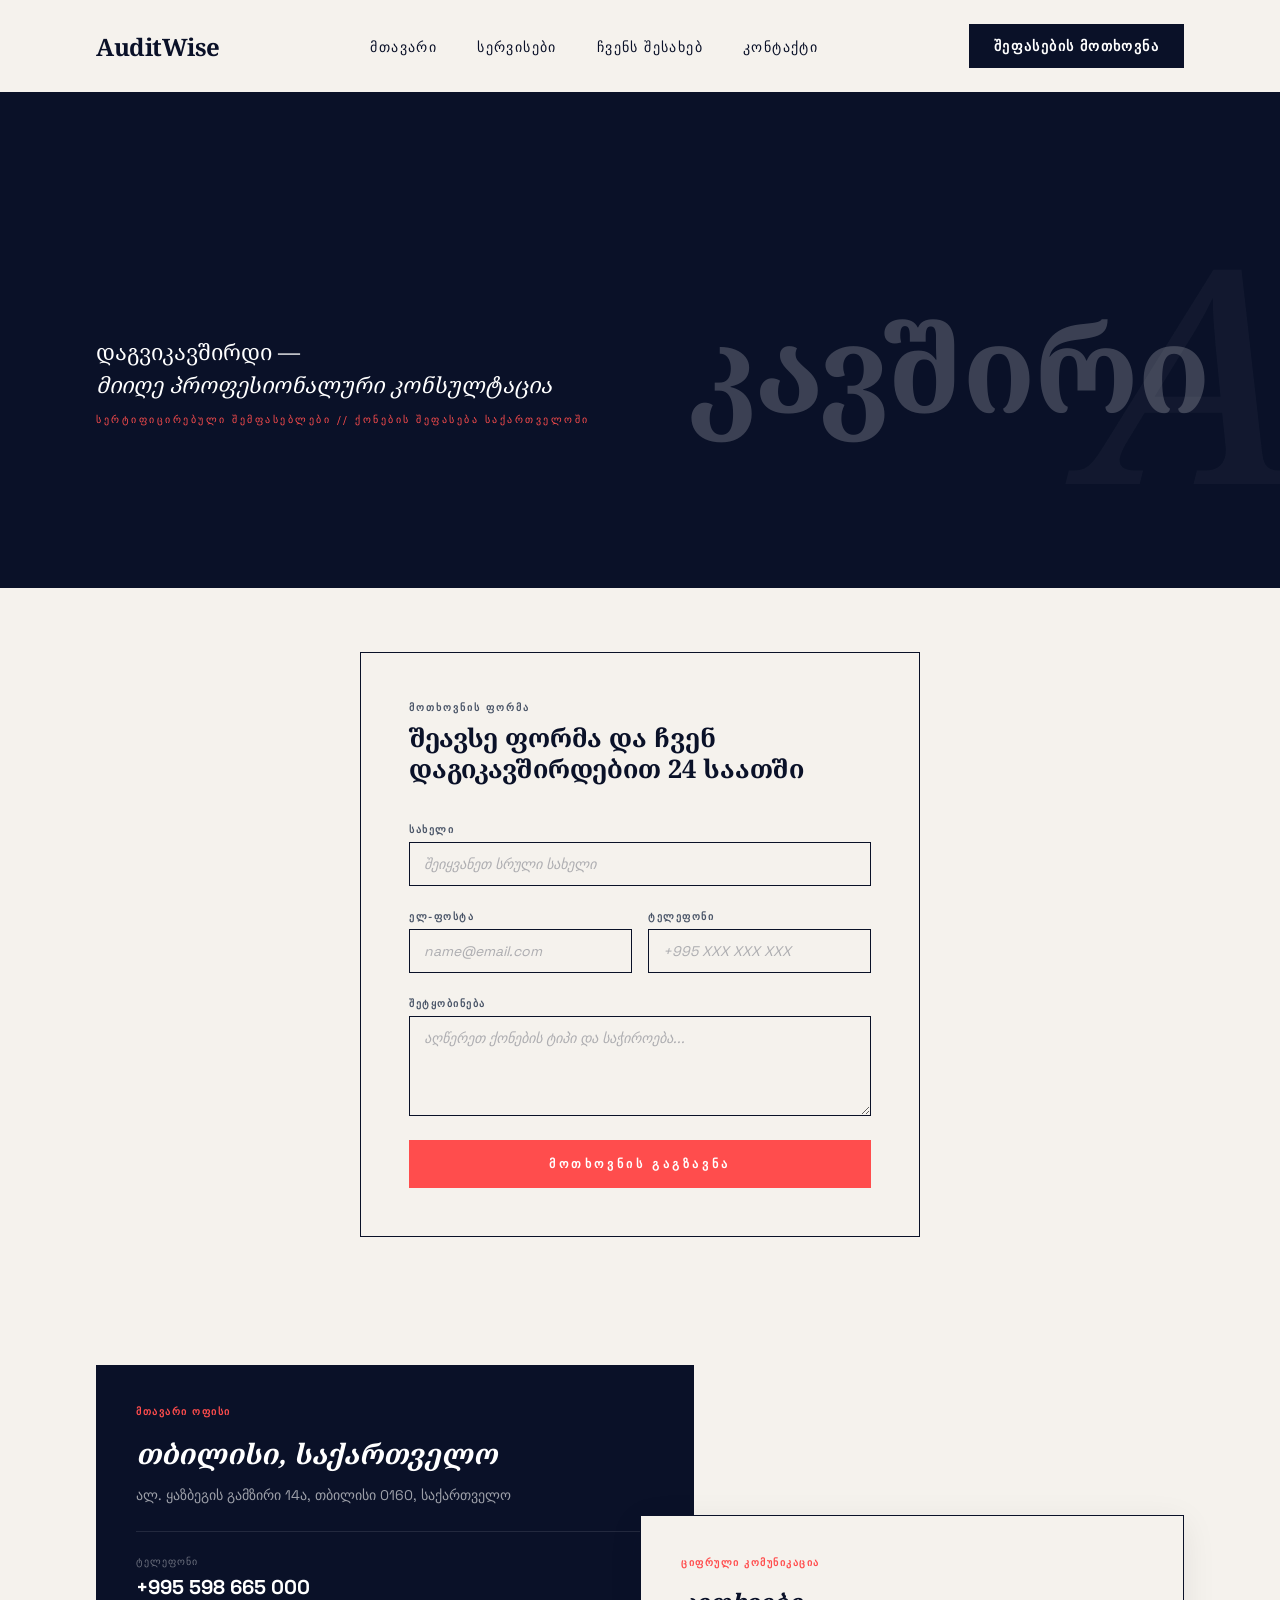
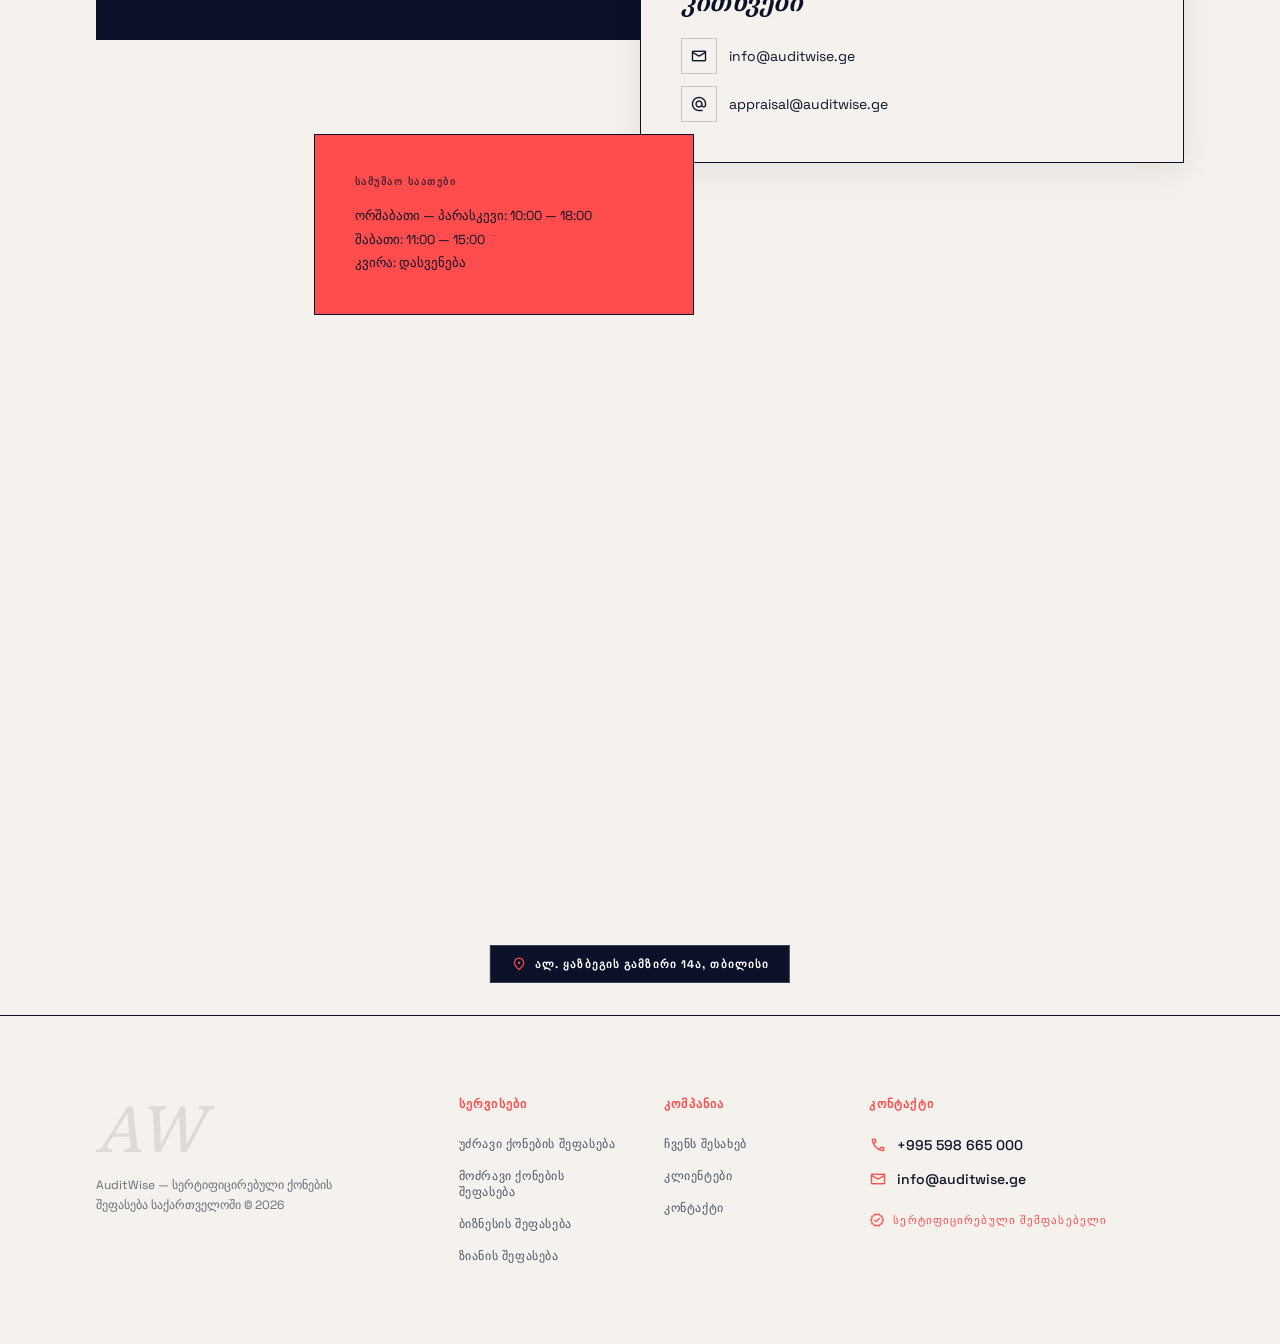
<file: contact.html>
<!doctype html>
<html lang="ka">
  <head>
    <meta charset="UTF-8" />
    <meta name="viewport" content="width=device-width, initial-scale=1.0" />
    <title>AuditWise — კონტაქტი</title>

    <meta
      name="description"
      content="დაგვიკავშირდით — AuditWise სერტიფიცირებული შემფასებლების გუნდი. მიიღეთ პროფესიონალური კონსულტაცია ქონების შეფასებაზე."
    />
    <meta name="robots" content="index, follow" />

    <link rel="preconnect" href="https://fonts.googleapis.com" />
    <link rel="preconnect" href="https://fonts.gstatic.com" crossorigin />
    <link
      href="https://fonts.googleapis.com/css2?family=Noto+Serif+Georgian:wght@400;700&family=Space+Grotesk:wght@300;400;500;700&display=swap"
      rel="stylesheet"
    />
    <link
      href="https://fonts.googleapis.com/css2?family=Material+Symbols+Outlined:opsz,wght,FILL,GRAD@20..48,100..700,0..1,-50..200"
      rel="stylesheet"
    />

    <link rel="icon" type="image/png" href="./images/AW_favicon.png" />

    <link rel="stylesheet" href="./styles/reset.css" />
    <link rel="stylesheet" href="./styles/header.css" />
    <link rel="stylesheet" href="./styles/style.css" />
    <link rel="stylesheet" href="./styles/contact.css" />
    <link rel="stylesheet" href="./styles/footer.css" />
  </head>

  <body>
    <header>
      <nav>
        <a href="index.html" class="logo">AuditWise</a>
        <ul>
          <li><a href="./index.html">მთავარი</a></li>
          <li><a href="./services.html">სერვისები</a></li>
          <li><a href="./about.html">ჩვენს შესახებ</a></li>
          <li><a href="./contact.html">კონტაქტი</a></li>
        </ul>
        <a href="./contact.html" class="btn-primary">შეფასების მოთხოვნა</a>
        <button class="burger" id="burger">
          <span></span>
          <span></span>
          <span></span>
        </button>
      </nav>
    </header>

    <main>
      <!-- HERO -->

      <section class="contact-hero">
        <div class="contact-hero-bg-letter">A</div>
        <div class="contact-hero-text-bg">კავშირი</div>
        <div class="container">
          <div class="contact-hero-inner">
            <h1>
              დაგვიკავშირდი —<br /><em>მიიღე პროფესიონალური კონსულტაცია</em>
            </h1>
            <p class="contact-hero-sub">
              სერტიფიცირებული შემფასებლები // ქონების შეფასება საქართველოში
            </p>
          </div>
        </div>
      </section>

      <!-- FORM -->
      <section class="contact-form-section">
        <div class="container">
          <div class="contact-form-wrap">
            <div class="contact-form-header">
              <span class="contact-form-label">მოთხოვნის ფორმა</span>
              <h2>შეავსე ფორმა და ჩვენ დაგიკავშირდებით 24 საათში</h2>
            </div>

            <form class="contact-form" id="contact-form">
              <div class="form-group">
                <label class="form-label">სახელი</label>
                <input
                  type="text"
                  class="form-input"
                  placeholder="შეიყვანეთ სრული სახელი"
                />
              </div>
              <div class="form-row">
                <div class="form-group">
                  <label class="form-label">ელ-ფოსტა</label>
                  <input
                    type="email"
                    class="form-input"
                    placeholder="name@email.com"
                  />
                </div>
                <div class="form-group">
                  <label class="form-label">ტელეფონი</label>
                  <input
                    type="tel"
                    class="form-input"
                    placeholder="+995 XXX XXX XXX"
                  />
                </div>
              </div>
              <div class="form-group">
                <label class="form-label">შეტყობინება</label>
                <textarea
                  class="form-input form-textarea"
                  placeholder="აღწერეთ ქონების ტიპი და საჭიროება..."
                  rows="4"
                ></textarea>
              </div>
              <button type="submit" class="form-submit">
                მოთხოვნის გაგზავნა
              </button>
            </form>
          </div>
        </div>
      </section>

      <!-- CONTACT INFO -->
      <section class="contact-info">
        <div class="container">
          <div class="contact-cards">
            <div class="contact-card contact-card--dark">
              <span class="contact-card-label">მთავარი ოფისი</span>
              <h3>თბილისი, საქართველო</h3>
              <p>ალ. ყაზბეგის გამზირი 14ა, თბილისი 0160, საქართველო</p>
              <div class="contact-card-divider"></div>
              <div class="contact-card-phone">
                <span class="contact-card-phone-label">ტელეფონი</span>
                <a href="tel:+995598665000">+995 598 665 000</a>
              </div>
            </div>

            <div class="contact-card contact-card--light">
              <span class="contact-card-label">ციფრული კომუნიკაცია</span>
              <h3>კითხვები</h3>
              <div class="contact-card-links">
                <div class="contact-card-link-item">
                  <span class="material-symbols-outlined">mail</span>
                  <a href="mailto:info@auditwise.ge">info@auditwise.ge</a>
                </div>
                <div class="contact-card-link-item">
                  <span class="material-symbols-outlined">alternate_email</span>
                  <a href="mailto:appraisal@auditwise.ge"
                    >appraisal@auditwise.ge</a
                  >
                </div>
              </div>
            </div>

            <div class="contact-card contact-card--coral">
              <span class="contact-card-label">სამუშაო საათები</span>
              <p>
                ორშაბათი — პარასკევი: 10:00 — 18:00<br />შაბათი: 11:00 —
                15:00<br />კვირა: დასვენება
              </p>
            </div>
          </div>
        </div>
      </section>

      <!-- MAP -->
      <section class="contact-map">
        <iframe
          src="https://www.google.com/maps/embed?pb=!1m18!1m12!1m3!1d2978.5!2d44.7739!3d41.7225!2m3!1f0!2f0!3f0!3m2!1i1024!2i768!4f13.1!3m3!1m2!1s0x40440cd7f5b5b5b5%3A0x0!2z4YOQ4YOš4YOQ4YOd4YOT4YOQIOWym-asm-aXpeadpuS6keaXq!5e0!3m2!1ska!2sge!4v1"
          width="100%"
          height="500"
          style="border: 0; filter: grayscale(100%) contrast(1.1)"
          allowfullscreen=""
          loading="lazy"
        >
        </iframe>
        <div class="map-pin-label">
          <span class="material-symbols-outlined">location_on</span>
          <span>ალ. ყაზბეგის გამზირი 14ა, თბილისი</span>
        </div>
      </section>
    </main>

    <!---footer-->

    <footer class="footer">
      <div class="footer-grid">
        <div class="footer-brand">
          <span class="footer-logo">AW</span>
          <p>
            AuditWise — სერტიფიცირებული ქონების შეფასება საქართველოში © 2026
          </p>
        </div>

        <div class="footer-col footer-col--accordion">
          <h4>სერვისები</h4>
          <button class="footer-col-trigger" aria-expanded="false">
            <span class="footer-col-trigger-label">სერვისები</span>
            <span class="material-symbols-outlined footer-col-arrow"
              >expand_more</span
            >
          </button>
          <div class="footer-col-links">
            <a href="./real-estate.html">უძრავი ქონების შეფასება</a>
            <a href="./movable.html">მოძრავი ქონების შეფასება</a>
            <a href="./business.html">ბიზნესის შეფასება</a>
            <a href="./damage.html">ზიანის შეფასება</a>
          </div>
        </div>

        <div class="footer-col footer-col--accordion">
          <h4>კომპანია</h4>
          <button class="footer-col-trigger" aria-expanded="false">
            <span class="footer-col-trigger-label">კომპანია</span>
            <span class="material-symbols-outlined footer-col-arrow"
              >expand_more</span
            >
          </button>
          <div class="footer-col-links">
            <a href="./about.html">ჩვენს შესახებ</a>
            <a href="./index.html#clients">კლიენტები</a>
            <a href="./contact.html">კონტაქტი</a>
          </div>
        </div>

        <div class="footer-col footer-col--contact">
          <h4>კონტაქტი</h4>
          <div class="footer-contact">
            <div class="footer-contact-item">
              <span class="material-symbols-outlined">call</span>
              <a href="tel:+995598665000">+995 598 665 000</a>
            </div>
            <div class="footer-contact-item">
              <span class="material-symbols-outlined">mail</span>
              <a href="mailto:info@auditwise.ge">info@auditwise.ge</a>
            </div>
          </div>
          <div class="footer-tagline">
            <span class="material-symbols-outlined">verified</span>
            სერტიფიცირებული შემფასებელი
          </div>
        </div>
      </div>
    </footer>

    <!-- CONTACTS POPUP-->
    <div class="phone-popup" id="phone-popup">
      <div class="popup-inner">
        <button class="popup-close" id="popup-close">
          <span class="material-symbols-outlined">close</span>
        </button>
        <span class="popup-label">დაგვიკავშირდით</span>
        <a href="tel:+995598665000" class="popup-phone">+995 598 665 000</a>
        <p class="popup-sub">
          ან მოგვწერეთ: <a href="mailto:info@auditwise.ge">info@auditwise.ge</a>
        </p>
      </div>
    </div>
    <div class="phone-popup" id="phone-popup">
      <div class="popup-inner">
        <button class="popup-close" id="popup-close">
          <span class="material-symbols-outlined">close</span>
        </button>
        <span class="popup-label">დაგვიკავშირდით</span>
        <a href="tel:+995598665000" class="popup-phone">+995 598 665 000</a>
        <p class="popup-sub">
          ან მოგვწერეთ: <a href="mailto:info@auditwise.ge">info@auditwise.ge</a>
        </p>
      </div>
    </div>
    <script src="js/main.js"></script>
  </body>
</html>
</file>
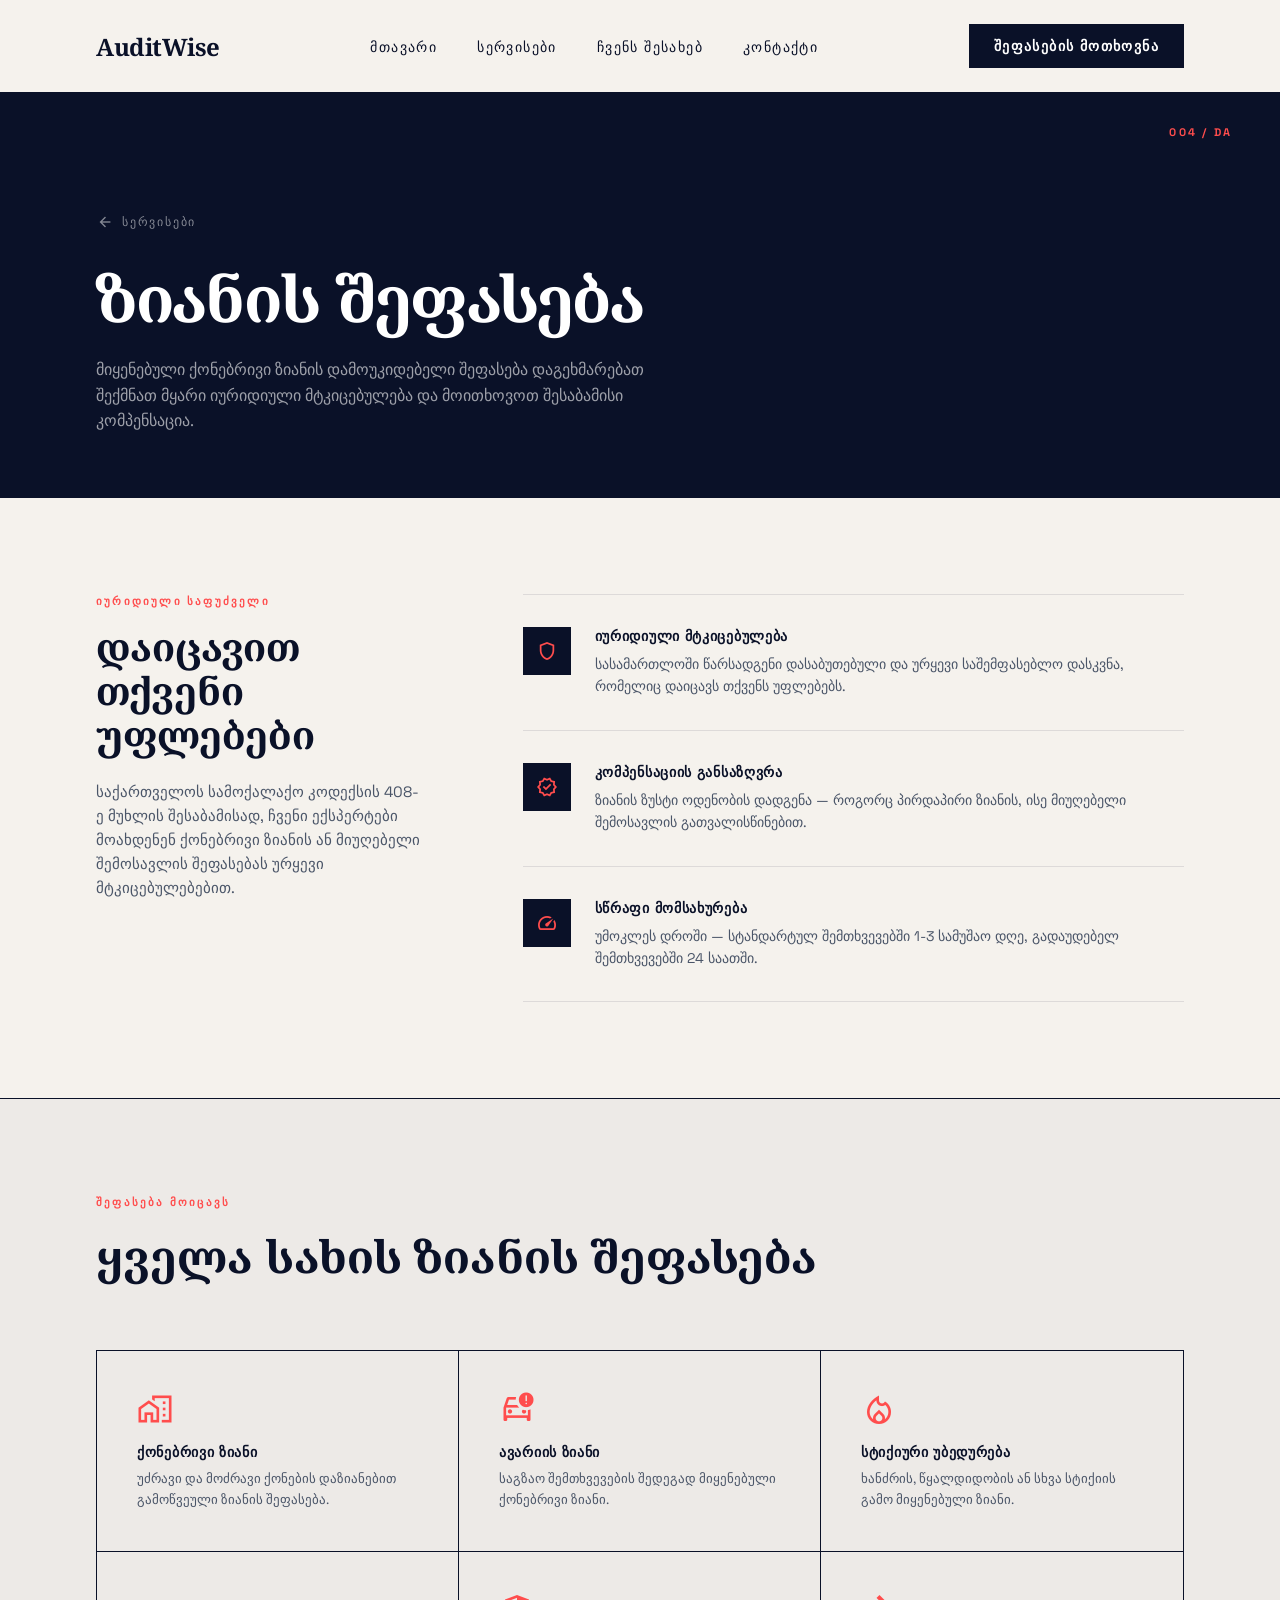
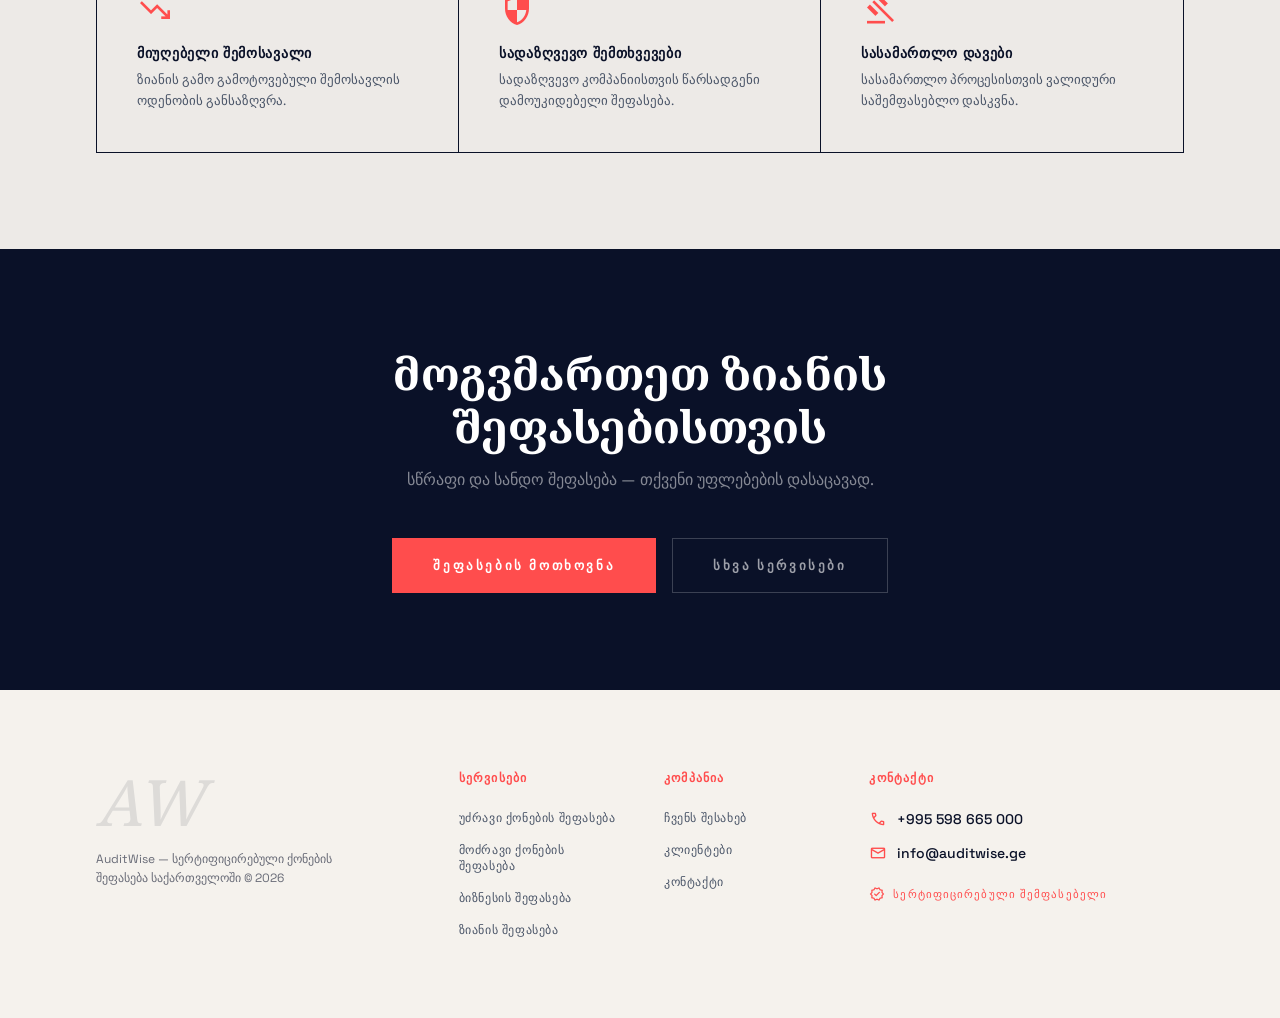
<file: damage.html>
<!doctype html>
<html lang="ka">
  <head>
    <meta charset="UTF-8" />
    <meta name="viewport" content="width=device-width, initial-scale=1.0" />
    <title>AuditWise — ზიანის შეფასება</title>
    <meta
      name="description"
      content="ქონებრივი ზიანის პროფესიონალური შეფასება საქართველოში — სადაზღვევო და სასამართლო შემთხვევები. საქართველოს სამოქალაქო კოდექსის 408-ე მუხლი."
    />
    <meta name="robots" content="index, follow" />
    <link rel="preconnect" href="https://fonts.googleapis.com" />
    <link rel="preconnect" href="https://fonts.gstatic.com" crossorigin />
    <link
      href="https://fonts.googleapis.com/css2?family=Noto+Serif+Georgian:wght@400;700&family=Space+Grotesk:wght@300;400;500;700&display=swap"
      rel="stylesheet"
    />
    <link
      href="https://fonts.googleapis.com/css2?family=Material+Symbols+Outlined:opsz,wght,FILL,GRAD@20..48,100..700,0..1,-50..200"
      rel="stylesheet"
    />
    <link rel="icon" type="image/png" href="./images/AW_favicon.png" />
    <link rel="stylesheet" href="./styles/reset.css" />
    <link rel="stylesheet" href="./styles/header.css" />
    <link rel="stylesheet" href="./styles/style.css" />
    <link rel="stylesheet" href="./styles/service-detail.css" />
    <link rel="stylesheet" href="./styles/footer.css" />
  </head>
  <body>
    <header>
      <nav>
        <a href="./index.html" class="logo">AuditWise</a>
        <ul>
          <li><a href="./index.html">მთავარი</a></li>
          <li><a href="./services.html">სერვისები</a></li>
          <li><a href="./about.html">ჩვენს შესახებ</a></li>
          <li><a href="./contact.html">კონტაქტი</a></li>
        </ul>
        <a href="./contact.html" class="btn-primary">შეფასების მოთხოვნა</a>
        <button class="burger" id="burger">
          <span></span>
          <span></span>
          <span></span>
        </button>
      </nav>
    </header>

    <main>
      <section class="sd-hero">
        <div class="sd-hero-num">004 / DA</div>
        <div class="container">
          <a href="./services.html" class="sd-back">
            <span class="material-symbols-outlined">arrow_back</span>
            სერვისები
          </a>
          <h1>ზიანის შეფასება</h1>
          <p>
            მიყენებული ქონებრივი ზიანის დამოუკიდებელი შეფასება დაგეხმარებათ
            შექმნათ მყარი იურიდიული მტკიცებულება და მოითხოვოთ შესაბამისი
            კომპენსაცია.
          </p>
        </div>
      </section>

      <section class="sd-methods">
        <div class="container">
          <div class="sd-methods-grid">
            <div class="sd-methods-text">
              <span class="sd-label">იურიდიული საფუძველი</span>
              <h2>დაიცავით თქვენი უფლებები</h2>
              <p>
                საქართველოს სამოქალაქო კოდექსის 408-ე მუხლის შესაბამისად, ჩვენი
                ექსპერტები მოახდენენ ქონებრივი ზიანის ან მიუღებელი შემოსავლის
                შეფასებას ურყევი მტკიცებულებებით.
              </p>
            </div>

            <div class="sd-methods-list">
              <div class="sd-method-item">
                <div class="sd-method-icon">
                  <span class="material-symbols-outlined">shield</span>
                </div>
                <div>
                  <h4>იურიდიული მტკიცებულება</h4>
                  <p>
                    სასამართლოში წარსადგენი დასაბუთებული და ურყევი საშემფასებლო
                    დასკვნა, რომელიც დაიცავს თქვენს უფლებებს.
                  </p>
                </div>
              </div>
              <div class="sd-method-item">
                <div class="sd-method-icon">
                  <span class="material-symbols-outlined">verified</span>
                </div>
                <div>
                  <h4>კომპენსაციის განსაზღვრა</h4>
                  <p>
                    ზიანის ზუსტი ოდენობის დადგენა — როგორც პირდაპირი ზიანის, ისე
                    მიუღებელი შემოსავლის გათვალისწინებით.
                  </p>
                </div>
              </div>
              <div class="sd-method-item">
                <div class="sd-method-icon">
                  <span class="material-symbols-outlined">speed</span>
                </div>
                <div>
                  <h4>სწრაფი მომსახურება</h4>
                  <p>
                    უმოკლეს დროში — სტანდარტულ შემთხვევებში 1-3 სამუშაო დღე,
                    გადაუდებელ შემთხვევებში 24 საათში.
                  </p>
                </div>
              </div>
            </div>
          </div>
        </div>
      </section>

      <section class="sd-includes">
        <div class="container">
          <span class="sd-label">შეფასება მოიცავს</span>
          <h2>ყველა სახის ზიანის შეფასება</h2>
          <div class="sd-includes-grid">
            <div class="sd-include-item">
              <span class="material-symbols-outlined">home_work</span>
              <h4>ქონებრივი ზიანი</h4>
              <p>
                უძრავი და მოძრავი ქონების დაზიანებით გამოწვეული ზიანის შეფასება.
              </p>
            </div>
            <div class="sd-include-item">
              <span class="material-symbols-outlined">car_crash</span>
              <h4>ავარიის ზიანი</h4>
              <p>საგზაო შემთხვევების შედეგად მიყენებული ქონებრივი ზიანი.</p>
            </div>
            <div class="sd-include-item">
              <span class="material-symbols-outlined"
                >local_fire_department</span
              >
              <h4>სტიქიური უბედურება</h4>
              <p>ხანძრის, წყალდიდობის ან სხვა სტიქიის გამო მიყენებული ზიანი.</p>
            </div>
            <div class="sd-include-item">
              <span class="material-symbols-outlined">trending_down</span>
              <h4>მიუღებელი შემოსავალი</h4>
              <p>ზიანის გამო გამოტოვებული შემოსავლის ოდენობის განსაზღვრა.</p>
            </div>
            <div class="sd-include-item">
              <span class="material-symbols-outlined">security</span>
              <h4>სადაზღვევო შემთხვევები</h4>
              <p>სადაზღვევო კომპანიისთვის წარსადგენი დამოუკიდებელი შეფასება.</p>
            </div>
            <div class="sd-include-item">
              <span class="material-symbols-outlined">gavel</span>
              <h4>სასამართლო დავები</h4>
              <p>სასამართლო პროცესისთვის ვალიდური საშემფასებლო დასკვნა.</p>
            </div>
          </div>
        </div>
      </section>

      <section class="sd-cta">
        <div class="container">
          <h2>მოგვმართეთ ზიანის შეფასებისთვის</h2>
          <p>სწრაფი და სანდო შეფასება — თქვენი უფლებების დასაცავად.</p>
          <div class="sd-cta-buttons">
            <a href="./contact.html" class="sd-cta-primary"
              >შეფასების მოთხოვნა</a
            >
            <a href="./services.html" class="sd-cta-secondary"
              >სხვა სერვისები</a
            >
          </div>
        </div>
      </section>
    </main>

    <footer class="footer">
      <div class="footer-grid">
        <div class="footer-brand">
          <span class="footer-logo">AW</span>
          <p>
            AuditWise — სერტიფიცირებული ქონების შეფასება საქართველოში © 2026
          </p>
        </div>

        <div class="footer-col footer-col--accordion">
          <h4>სერვისები</h4>
          <button class="footer-col-trigger" aria-expanded="false">
            <span class="footer-col-trigger-label">სერვისები</span>
            <span class="material-symbols-outlined footer-col-arrow"
              >expand_more</span
            >
          </button>
          <div class="footer-col-links">
            <a href="./real-estate.html">უძრავი ქონების შეფასება</a>
            <a href="./movable.html">მოძრავი ქონების შეფასება</a>
            <a href="./business.html">ბიზნესის შეფასება</a>
            <a href="./damage.html">ზიანის შეფასება</a>
          </div>
        </div>

        <div class="footer-col footer-col--accordion">
          <h4>კომპანია</h4>
          <button class="footer-col-trigger" aria-expanded="false">
            <span class="footer-col-trigger-label">კომპანია</span>
            <span class="material-symbols-outlined footer-col-arrow"
              >expand_more</span
            >
          </button>
          <div class="footer-col-links">
            <a href="./about.html">ჩვენს შესახებ</a>
            <a href="./index.html#clients">კლიენტები</a>
            <a href="./contact.html">კონტაქტი</a>
          </div>
        </div>

        <div class="footer-col footer-col--contact">
          <h4>კონტაქტი</h4>
          <div class="footer-contact">
            <div class="footer-contact-item">
              <span class="material-symbols-outlined">call</span>
              <a href="tel:+995598665000">+995 598 665 000</a>
            </div>
            <div class="footer-contact-item">
              <span class="material-symbols-outlined">mail</span>
              <a href="mailto:info@auditwise.ge">info@auditwise.ge</a>
            </div>
          </div>
          <div class="footer-tagline">
            <span class="material-symbols-outlined">verified</span>
            სერტიფიცირებული შემფასებელი
          </div>
        </div>
      </div>
    </footer>

    <!--CONTACT POPUP-->
    <div class="phone-popup" id="phone-popup">
      <div class="popup-inner">
        <button class="popup-close" id="popup-close">
          <span class="material-symbols-outlined">close</span>
        </button>
        <span class="popup-label">დაგვიკავშირდით</span>
        <a href="tel:+995598665000" class="popup-phone">+995 598 665 000</a>
        <p class="popup-sub">
          ან მოგვწერეთ: <a href="mailto:info@auditwise.ge">info@auditwise.ge</a>
        </p>
      </div>
    </div>

    <script src="js/main.js"></script>
  </body>
</html>
</file>
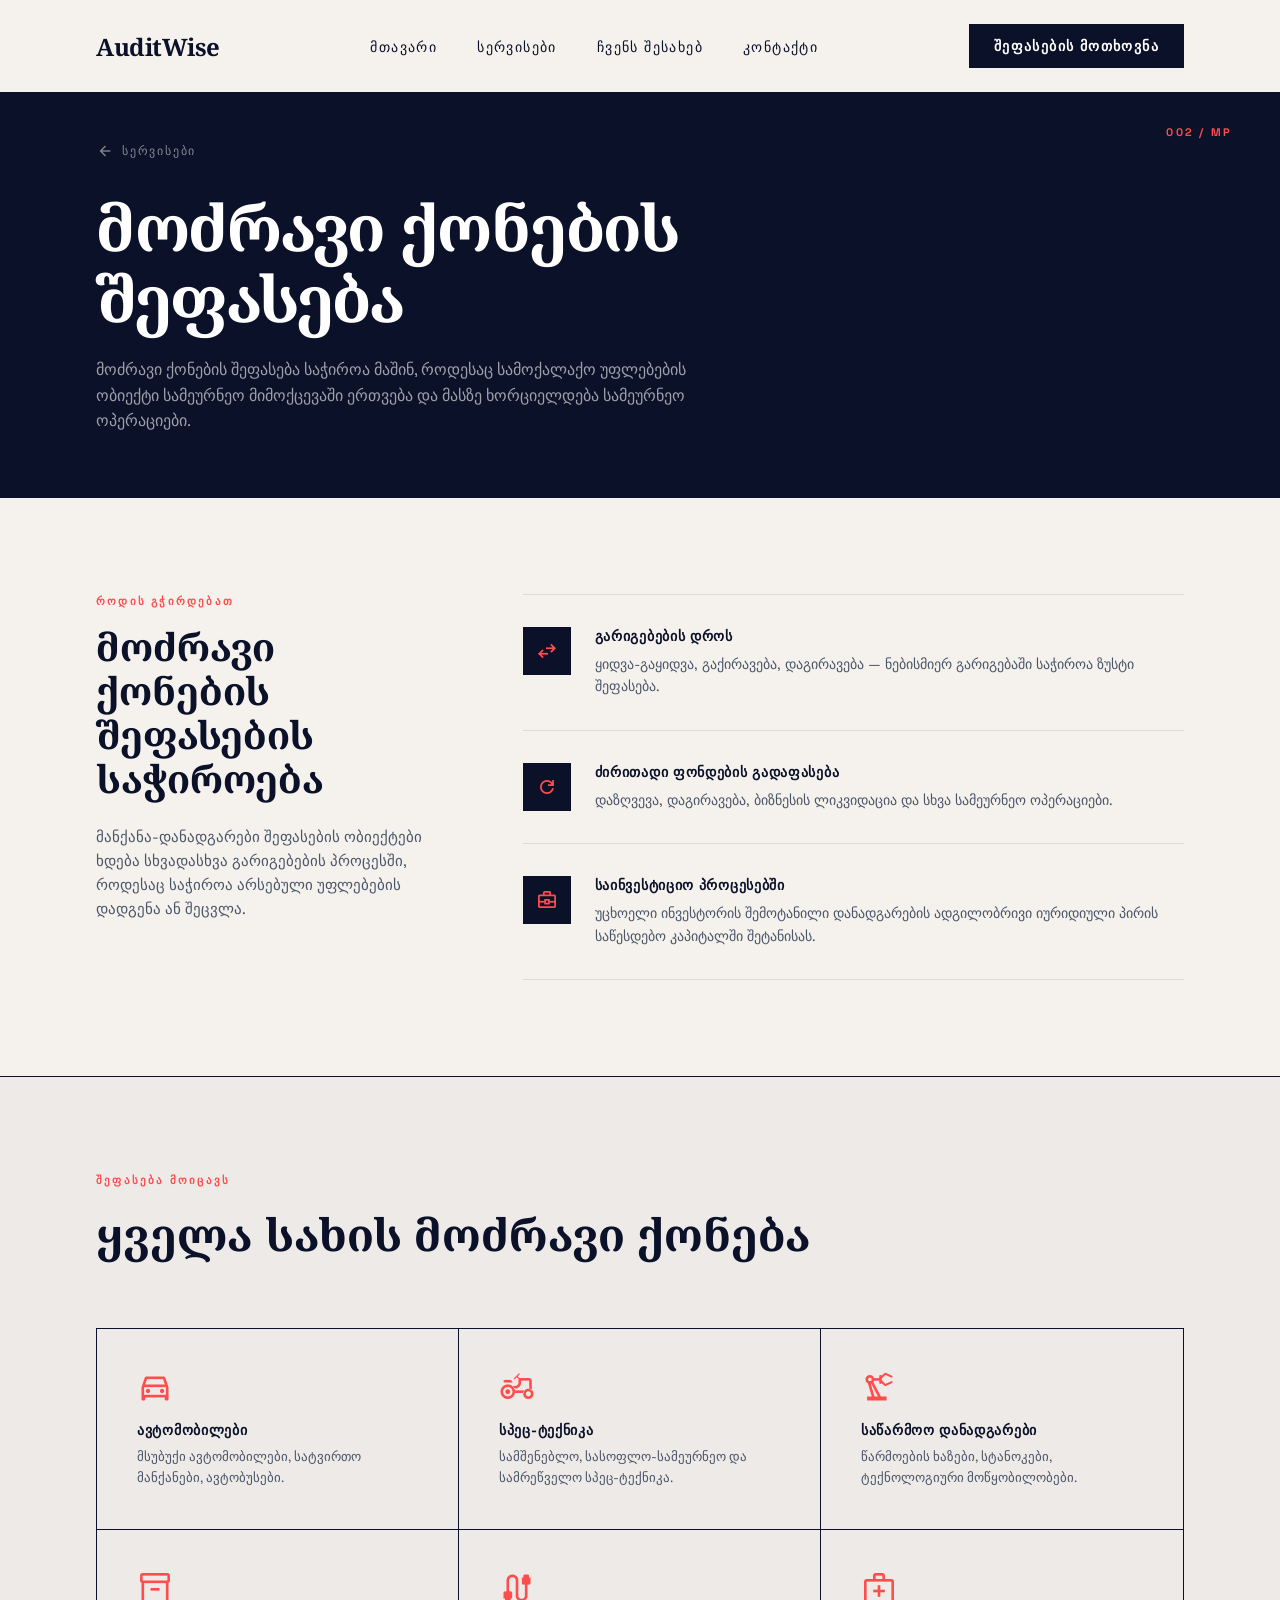
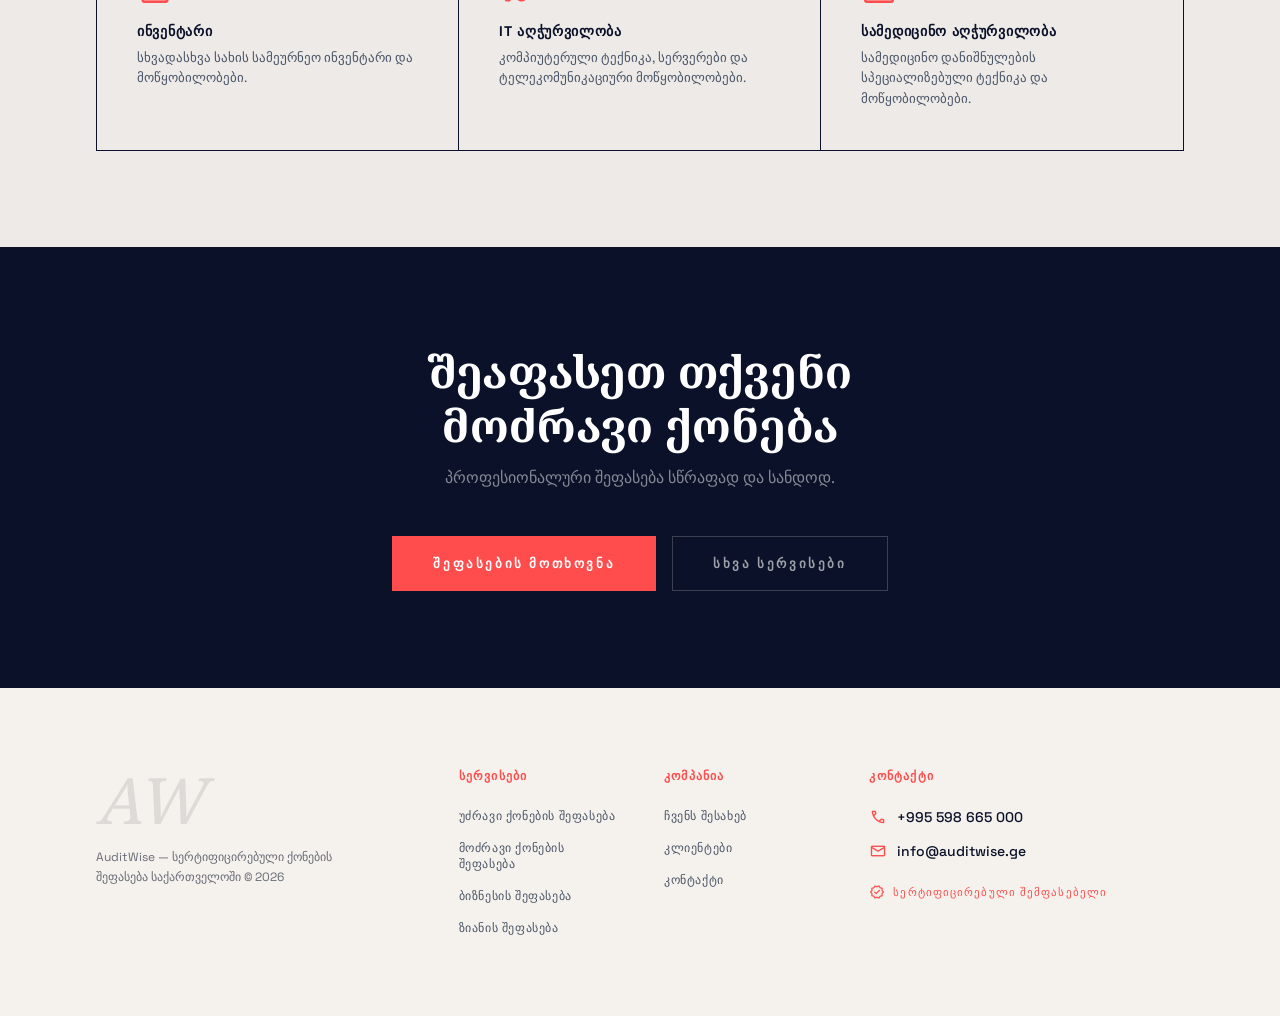
<file: movable.html>
<!doctype html>
<html lang="ka">
  <head>
    <meta charset="UTF-8" />
    <meta name="viewport" content="width=device-width, initial-scale=1.0" />
    <title>AuditWise — მოძრავი ქონების შეფასება</title>
    <meta
      name="description"
      content="მოძრავი ქონების პროფესიონალური შეფასება საქართველოში — ავტომობილები, სპეც-ტექნიკა, საწარმოო დანადგარები და ინვენტარი."
    />
    <meta name="robots" content="index, follow" />
    <link rel="preconnect" href="https://fonts.googleapis.com" />
    <link rel="preconnect" href="https://fonts.gstatic.com" crossorigin />
    <link
      href="https://fonts.googleapis.com/css2?family=Noto+Serif+Georgian:wght@400;700&family=Space+Grotesk:wght@300;400;500;700&display=swap"
      rel="stylesheet"
    />
    <link
      href="https://fonts.googleapis.com/css2?family=Material+Symbols+Outlined:opsz,wght,FILL,GRAD@20..48,100..700,0..1,-50..200"
      rel="stylesheet"
    />
    <link rel="icon" type="image/png" href="./images/AW_favicon.png" />
    <link rel="stylesheet" href="./styles/reset.css" />
    <link rel="stylesheet" href="./styles/header.css" />
    <link rel="stylesheet" href="./styles/style.css" />
    <link rel="stylesheet" href="./styles/service-detail.css" />
    <link rel="stylesheet" href="./styles/footer.css" />
  </head>
  <body>
    <header>
      <nav>
        <a href="./index.html" class="logo">AuditWise</a>
        <ul>
          <li><a href="./index.html">მთავარი</a></li>
          <li><a href="./services.html">სერვისები</a></li>
          <li><a href="./about.html">ჩვენს შესახებ</a></li>
          <li><a href="./contact.html">კონტაქტი</a></li>
        </ul>
        <a href="./contact.html" class="btn-primary">შეფასების მოთხოვნა</a>
        <button class="burger" id="burger">
          <span></span>
          <span></span>
          <span></span>
        </button>
      </nav>
    </header>

    <main>
      <section class="sd-hero">
        <div class="sd-hero-num">002 / MP</div>
        <div class="container">
          <a href="./services.html" class="sd-back">
            <span class="material-symbols-outlined">arrow_back</span>
            სერვისები
          </a>
          <h1>მოძრავი ქონების შეფასება</h1>
          <p>
            მოძრავი ქონების შეფასება საჭიროა მაშინ, როდესაც სამოქალაქო უფლებების
            ობიექტი სამეურნეო მიმოქცევაში ერთვება და მასზე ხორციელდება სამეურნეო
            ოპერაციები.
          </p>
        </div>
      </section>

      <section class="sd-methods">
        <div class="container">
          <div class="sd-methods-grid">
            <div class="sd-methods-text">
              <span class="sd-label">როდის გჭირდებათ</span>
              <h2>მოძრავი ქონების შეფასების საჭიროება</h2>
              <p>
                მანქანა-დანადგარები შეფასების ობიექტები ხდება სხვადასხვა
                გარიგებების პროცესში, როდესაც საჭიროა არსებული უფლებების დადგენა
                ან შეცვლა.
              </p>
            </div>

            <div class="sd-methods-list">
              <div class="sd-method-item">
                <div class="sd-method-icon">
                  <span class="material-symbols-outlined">swap_horiz</span>
                </div>
                <div>
                  <h4>გარიგებების დროს</h4>
                  <p>
                    ყიდვა-გაყიდვა, გაქირავება, დაგირავება — ნებისმიერ გარიგებაში
                    საჭიროა ზუსტი შეფასება.
                  </p>
                </div>
              </div>
              <div class="sd-method-item">
                <div class="sd-method-icon">
                  <span class="material-symbols-outlined">refresh</span>
                </div>
                <div>
                  <h4>ძირითადი ფონდების გადაფასება</h4>
                  <p>
                    დაზღვევა, დაგირავება, ბიზნესის ლიკვიდაცია და სხვა სამეურნეო
                    ოპერაციები.
                  </p>
                </div>
              </div>
              <div class="sd-method-item">
                <div class="sd-method-icon">
                  <span class="material-symbols-outlined">business_center</span>
                </div>
                <div>
                  <h4>საინვესტიციო პროცესებში</h4>
                  <p>
                    უცხოელი ინვესტორის შემოტანილი დანადგარების ადგილობრივი
                    იურიდიული პირის საწესდებო კაპიტალში შეტანისას.
                  </p>
                </div>
              </div>
            </div>
          </div>
        </div>
      </section>

      <section class="sd-includes">
        <div class="container">
          <span class="sd-label">შეფასება მოიცავს</span>
          <h2>ყველა სახის მოძრავი ქონება</h2>
          <div class="sd-includes-grid">
            <div class="sd-include-item">
              <span class="material-symbols-outlined">directions_car</span>
              <h4>ავტომობილები</h4>
              <p>მსუბუქი ავტომობილები, სატვირთო მანქანები, ავტობუსები.</p>
            </div>
            <div class="sd-include-item">
              <span class="material-symbols-outlined">agriculture</span>
              <h4>სპეც-ტექნიკა</h4>
              <p>სამშენებლო, სასოფლო-სამეურნეო და სამრეწველო სპეც-ტექნიკა.</p>
            </div>
            <div class="sd-include-item">
              <span class="material-symbols-outlined"
                >precision_manufacturing</span
              >
              <h4>საწარმოო დანადგარები</h4>
              <p>წარმოების ხაზები, სტანოკები, ტექნოლოგიური მოწყობილობები.</p>
            </div>
            <div class="sd-include-item">
              <span class="material-symbols-outlined">inventory_2</span>
              <h4>ინვენტარი</h4>
              <p>სხვადასხვა სახის სამეურნეო ინვენტარი და მოწყობილობები.</p>
            </div>
            <div class="sd-include-item">
              <span class="material-symbols-outlined">cable</span>
              <h4>IT აღჭურვილობა</h4>
              <p>
                კომპიუტერული ტექნიკა, სერვერები და ტელეკომუნიკაციური
                მოწყობილობები.
              </p>
            </div>
            <div class="sd-include-item">
              <span class="material-symbols-outlined">medical_services</span>
              <h4>სამედიცინო აღჭურვილობა</h4>
              <p>
                სამედიცინო დანიშნულების სპეციალიზებული ტექნიკა და მოწყობილობები.
              </p>
            </div>
          </div>
        </div>
      </section>

      <section class="sd-cta">
        <div class="container">
          <h2>შეაფასეთ თქვენი მოძრავი ქონება</h2>
          <p>პროფესიონალური შეფასება სწრაფად და სანდოდ.</p>
          <div class="sd-cta-buttons">
            <a href="./contact.html" class="sd-cta-primary"
              >შეფასების მოთხოვნა</a
            >
            <a href="./services.html" class="sd-cta-secondary"
              >სხვა სერვისები</a
            >
          </div>
        </div>
      </section>
    </main>

    <footer class="footer">
      <div class="footer-grid">
        <div class="footer-brand">
          <span class="footer-logo">AW</span>
          <p>
            AuditWise — სერტიფიცირებული ქონების შეფასება საქართველოში © 2026
          </p>
        </div>

        <div class="footer-col footer-col--accordion">
          <h4>სერვისები</h4>
          <button class="footer-col-trigger" aria-expanded="false">
            <span class="footer-col-trigger-label">სერვისები</span>
            <span class="material-symbols-outlined footer-col-arrow"
              >expand_more</span
            >
          </button>
          <div class="footer-col-links">
            <a href="./real-estate.html">უძრავი ქონების შეფასება</a>
            <a href="./movable.html">მოძრავი ქონების შეფასება</a>
            <a href="./business.html">ბიზნესის შეფასება</a>
            <a href="./damage.html">ზიანის შეფასება</a>
          </div>
        </div>

        <div class="footer-col footer-col--accordion">
          <h4>კომპანია</h4>
          <button class="footer-col-trigger" aria-expanded="false">
            <span class="footer-col-trigger-label">კომპანია</span>
            <span class="material-symbols-outlined footer-col-arrow"
              >expand_more</span
            >
          </button>
          <div class="footer-col-links">
            <a href="./about.html">ჩვენს შესახებ</a>
            <a href="./index.html#clients">კლიენტები</a>
            <a href="./contact.html">კონტაქტი</a>
          </div>
        </div>

        <div class="footer-col footer-col--contact">
          <h4>კონტაქტი</h4>
          <div class="footer-contact">
            <div class="footer-contact-item">
              <span class="material-symbols-outlined">call</span>
              <a href="tel:+995598665000">+995 598 665 000</a>
            </div>
            <div class="footer-contact-item">
              <span class="material-symbols-outlined">mail</span>
              <a href="mailto:info@auditwise.ge">info@auditwise.ge</a>
            </div>
          </div>
          <div class="footer-tagline">
            <span class="material-symbols-outlined">verified</span>
            სერტიფიცირებული შემფასებელი
          </div>
        </div>
      </div>
    </footer>

    <!--CONTACT POPUP-->
    <div class="phone-popup" id="phone-popup">
      <div class="popup-inner">
        <button class="popup-close" id="popup-close">
          <span class="material-symbols-outlined">close</span>
        </button>
        <span class="popup-label">დაგვიკავშირდით</span>
        <a href="tel:+995598665000" class="popup-phone">+995 598 665 000</a>
        <p class="popup-sub">
          ან მოგვწერეთ: <a href="mailto:info@auditwise.ge">info@auditwise.ge</a>
        </p>
      </div>
    </div>

    <script src="js/main.js"></script>
  </body>
</html>
</file>
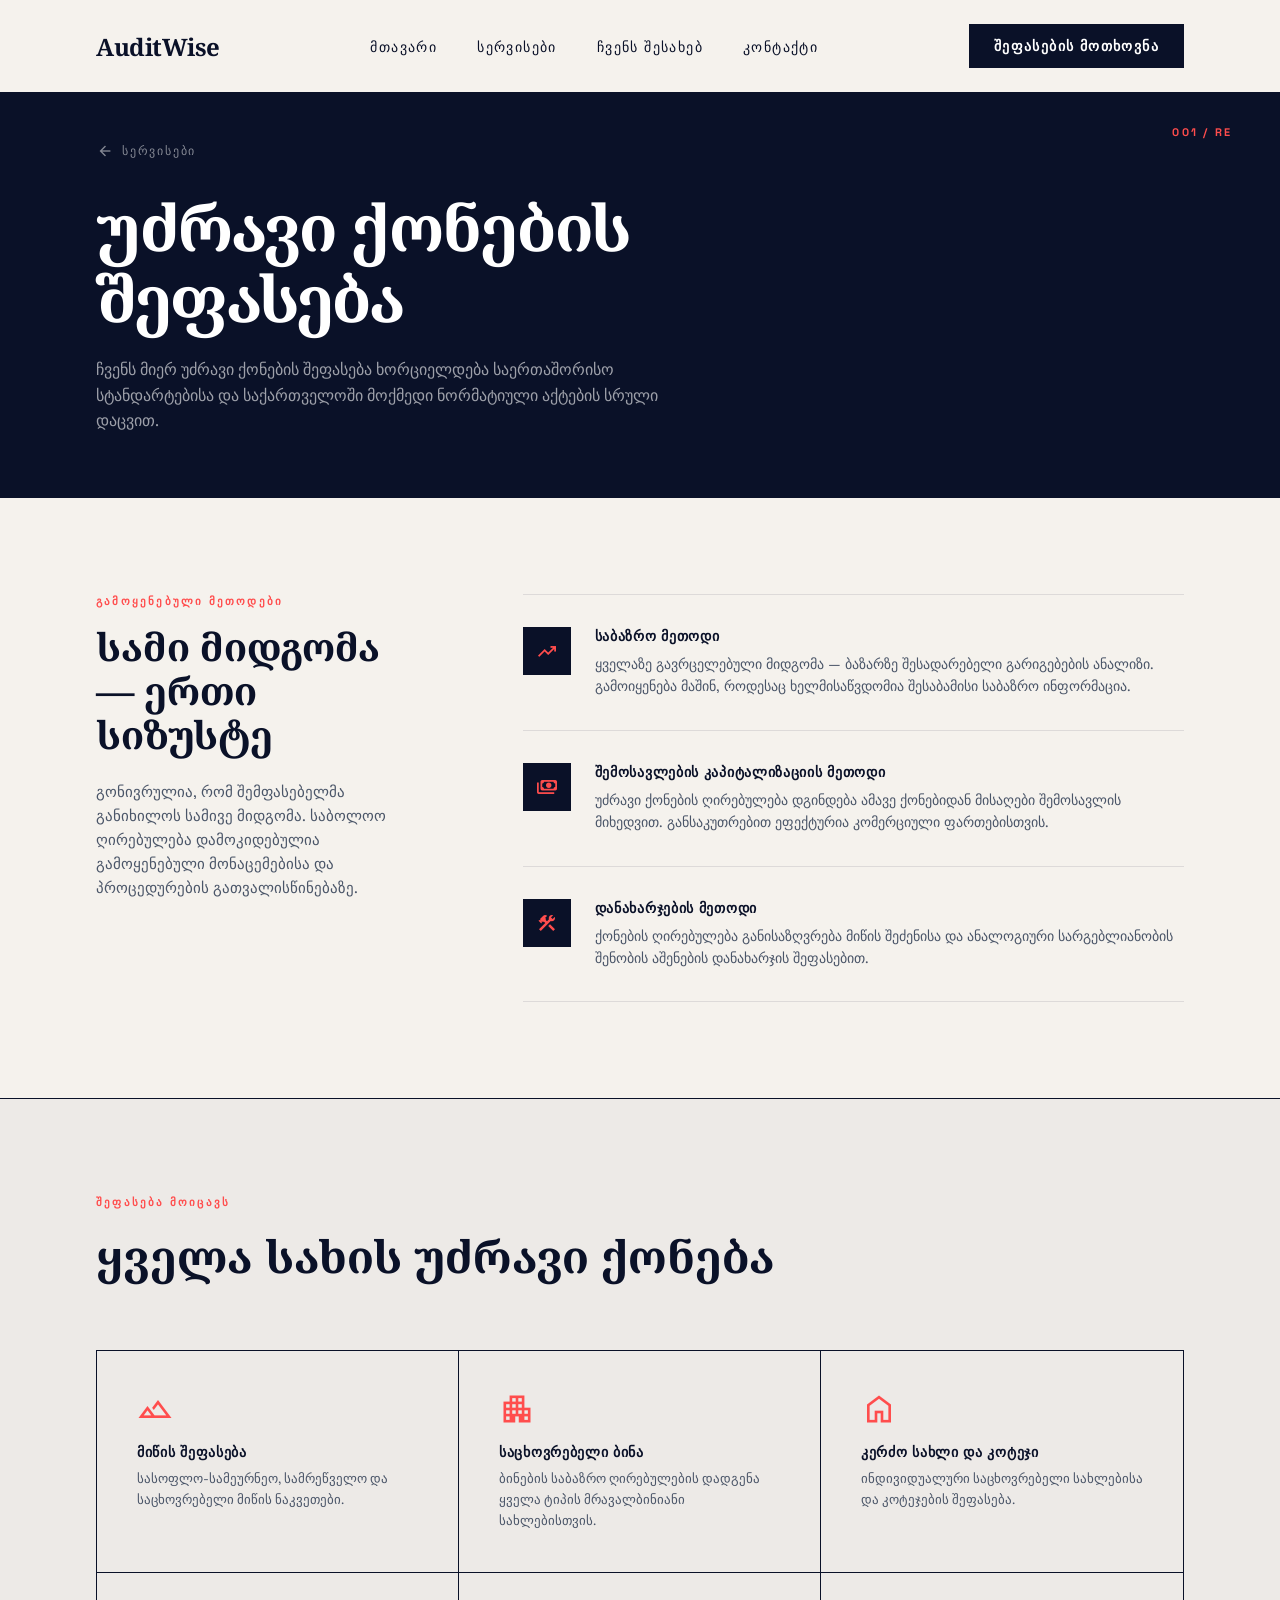
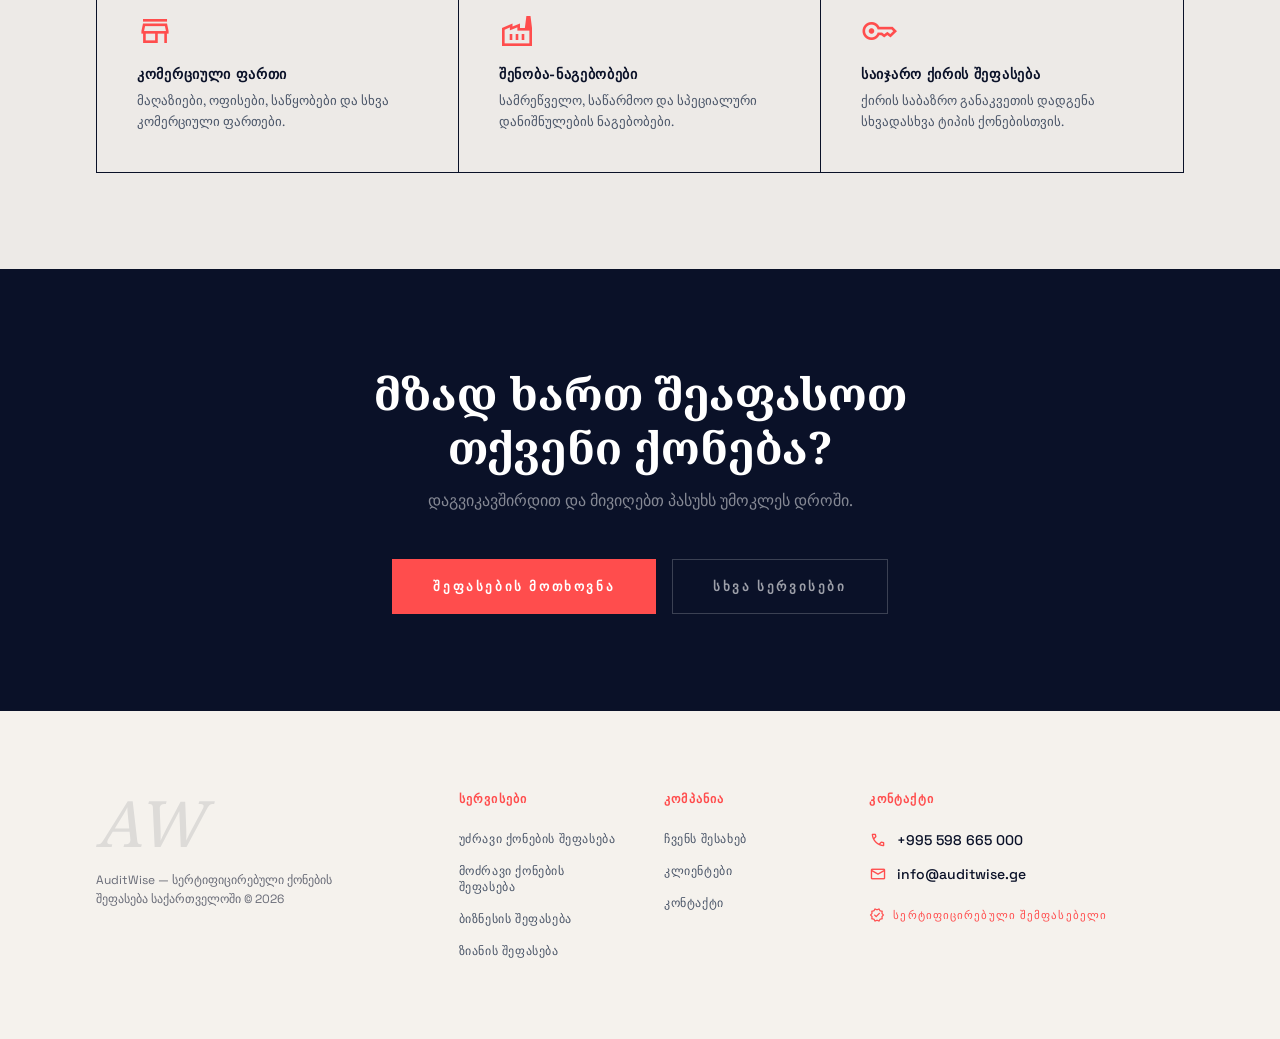
<file: real-estate.html>
<!doctype html>
<html lang="ka">
  <head>
    <meta charset="UTF-8" />
    <meta name="viewport" content="width=device-width, initial-scale=1.0" />
    <title>AuditWise — უძრავი ქონების შეფასება</title>
    <meta
      name="description"
      content="პროფესიონალური უძრავი ქონების შეფასება საქართველოში — ბინა, სახლი, მიწა, კომერციული ფართი. საერთაშორისო IVS სტანდარტები."
    />
    <meta name="robots" content="index, follow" />
    <link rel="preconnect" href="https://fonts.googleapis.com" />
    <link rel="preconnect" href="https://fonts.gstatic.com" crossorigin />
    <link
      href="https://fonts.googleapis.com/css2?family=Noto+Serif+Georgian:wght@400;700&family=Space+Grotesk:wght@300;400;500;700&display=swap"
      rel="stylesheet"
    />
    <link
      href="https://fonts.googleapis.com/css2?family=Material+Symbols+Outlined:opsz,wght,FILL,GRAD@20..48,100..700,0..1,-50..200"
      rel="stylesheet"
    />
    <link rel="icon" type="image/png" href="./images/AW_favicon.png" />
    <link rel="stylesheet" href="./styles/reset.css" />
    <link rel="stylesheet" href="./styles/header.css" />
    <link rel="stylesheet" href="./styles/style.css" />
    <link rel="stylesheet" href="./styles/service-detail.css" />
    <link rel="stylesheet" href="./styles/footer.css" />
  </head>
  <body>
    <header>
      <nav>
        <a href="./index.html" class="logo">AuditWise</a>
        <ul>
          <li><a href="./index.html">მთავარი</a></li>
          <li><a href="./services.html">სერვისები</a></li>
          <li><a href="./about.html">ჩვენს შესახებ</a></li>
          <li><a href="./contact.html">კონტაქტი</a></li>
        </ul>
        <a href="./contact.html" class="btn-primary">შეფასების მოთხოვნა</a>
        <button class="burger" id="burger">
          <span></span>
          <span></span>
          <span></span>
        </button>
      </nav>
    </header>

    <main>
      <section class="sd-hero">
        <div class="sd-hero-num">001 / RE</div>
        <div class="container">
          <a href="./services.html" class="sd-back">
            <span class="material-symbols-outlined">arrow_back</span>
            სერვისები
          </a>
          <h1>უძრავი ქონების შეფასება</h1>
          <p>
            ჩვენს მიერ უძრავი ქონების შეფასება ხორციელდება საერთაშორისო
            სტანდარტებისა და საქართველოში მოქმედი ნორმატიული აქტების სრული
            დაცვით.
          </p>
        </div>
      </section>

      <section class="sd-methods">
        <div class="container">
          <div class="sd-methods-grid">
            <div class="sd-methods-text">
              <span class="sd-label">გამოყენებული მეთოდები</span>
              <h2>სამი მიდგომა — ერთი სიზუსტე</h2>
              <p>
                გონივრულია, რომ შემფასებელმა განიხილოს სამივე მიდგომა. საბოლოო
                ღირებულება დამოკიდებულია გამოყენებული მონაცემებისა და
                პროცედურების გათვალისწინებაზე.
              </p>
            </div>

            <div class="sd-methods-list">
              <div class="sd-method-item">
                <div class="sd-method-icon">
                  <span class="material-symbols-outlined">trending_up</span>
                </div>
                <div>
                  <h4>საბაზრო მეთოდი</h4>
                  <p>
                    ყველაზე გავრცელებული მიდგომა — ბაზარზე შესადარებელი
                    გარიგებების ანალიზი. გამოიყენება მაშინ, როდესაც
                    ხელმისაწვდომია შესაბამისი საბაზრო ინფორმაცია.
                  </p>
                </div>
              </div>
              <div class="sd-method-item">
                <div class="sd-method-icon">
                  <span class="material-symbols-outlined">payments</span>
                </div>
                <div>
                  <h4>შემოსავლების კაპიტალიზაციის მეთოდი</h4>
                  <p>
                    უძრავი ქონების ღირებულება დგინდება ამავე ქონებიდან მისაღები
                    შემოსავლის მიხედვით. განსაკუთრებით ეფექტურია კომერციული
                    ფართებისთვის.
                  </p>
                </div>
              </div>
              <div class="sd-method-item">
                <div class="sd-method-icon">
                  <span class="material-symbols-outlined">construction</span>
                </div>
                <div>
                  <h4>დანახარჯების მეთოდი</h4>
                  <p>
                    ქონების ღირებულება განისაზღვრება მიწის შეძენისა და
                    ანალოგიური სარგებლიანობის შენობის აშენების დანახარჯის
                    შეფასებით.
                  </p>
                </div>
              </div>
            </div>
          </div>
        </div>
      </section>

      <section class="sd-includes">
        <div class="container">
          <span class="sd-label">შეფასება მოიცავს</span>
          <h2>ყველა სახის უძრავი ქონება</h2>
          <div class="sd-includes-grid">
            <div class="sd-include-item">
              <span class="material-symbols-outlined">landscape</span>
              <h4>მიწის შეფასება</h4>
              <p>
                სასოფლო-სამეურნეო, სამრეწველო და საცხოვრებელი მიწის ნაკვეთები.
              </p>
            </div>
            <div class="sd-include-item">
              <span class="material-symbols-outlined">apartment</span>
              <h4>საცხოვრებელი ბინა</h4>
              <p>
                ბინების საბაზრო ღირებულების დადგენა ყველა ტიპის მრავალბინიანი
                სახლებისთვის.
              </p>
            </div>
            <div class="sd-include-item">
              <span class="material-symbols-outlined">home</span>
              <h4>კერძო სახლი და კოტეჯი</h4>
              <p>ინდივიდუალური საცხოვრებელი სახლებისა და კოტეჯების შეფასება.</p>
            </div>
            <div class="sd-include-item">
              <span class="material-symbols-outlined">store</span>
              <h4>კომერციული ფართი</h4>
              <p>მაღაზიები, ოფისები, საწყობები და სხვა კომერციული ფართები.</p>
            </div>
            <div class="sd-include-item">
              <span class="material-symbols-outlined">factory</span>
              <h4>შენობა-ნაგებობები</h4>
              <p>სამრეწველო, საწარმოო და სპეციალური დანიშნულების ნაგებობები.</p>
            </div>
            <div class="sd-include-item">
              <span class="material-symbols-outlined">key</span>
              <h4>საიჯარო ქირის შეფასება</h4>
              <p>
                ქირის საბაზრო განაკვეთის დადგენა სხვადასხვა ტიპის ქონებისთვის.
              </p>
            </div>
          </div>
        </div>
      </section>

      <section class="sd-cta">
        <div class="container">
          <h2>მზად ხართ შეაფასოთ თქვენი ქონება?</h2>
          <p>დაგვიკავშირდით და მივიღებთ პასუხს უმოკლეს დროში.</p>
          <div class="sd-cta-buttons">
            <a href="./contact.html" class="sd-cta-primary"
              >შეფასების მოთხოვნა</a
            >
            <a href="./services.html" class="sd-cta-secondary"
              >სხვა სერვისები</a
            >
          </div>
        </div>
      </section>
    </main>

    <footer class="footer">
      <div class="footer-grid">
        <div class="footer-brand">
          <span class="footer-logo">AW</span>
          <p>
            AuditWise — სერტიფიცირებული ქონების შეფასება საქართველოში © 2026
          </p>
        </div>

        <div class="footer-col footer-col--accordion">
          <h4>სერვისები</h4>
          <button class="footer-col-trigger" aria-expanded="false">
            <span class="footer-col-trigger-label">სერვისები</span>
            <span class="material-symbols-outlined footer-col-arrow"
              >expand_more</span
            >
          </button>
          <div class="footer-col-links">
            <a href="./real-estate.html">უძრავი ქონების შეფასება</a>
            <a href="./movable.html">მოძრავი ქონების შეფასება</a>
            <a href="./business.html">ბიზნესის შეფასება</a>
            <a href="./damage.html">ზიანის შეფასება</a>
          </div>
        </div>

        <div class="footer-col footer-col--accordion">
          <h4>კომპანია</h4>
          <button class="footer-col-trigger" aria-expanded="false">
            <span class="footer-col-trigger-label">კომპანია</span>
            <span class="material-symbols-outlined footer-col-arrow"
              >expand_more</span
            >
          </button>
          <div class="footer-col-links">
            <a href="./about.html">ჩვენს შესახებ</a>
            <a href="./index.html#clients">კლიენტები</a>
            <a href="./contact.html">კონტაქტი</a>
          </div>
        </div>

        <div class="footer-col footer-col--contact">
          <h4>კონტაქტი</h4>
          <div class="footer-contact">
            <div class="footer-contact-item">
              <span class="material-symbols-outlined">call</span>
              <a href="tel:+995598665000">+995 598 665 000</a>
            </div>
            <div class="footer-contact-item">
              <span class="material-symbols-outlined">mail</span>
              <a href="mailto:info@auditwise.ge">info@auditwise.ge</a>
            </div>
          </div>
          <div class="footer-tagline">
            <span class="material-symbols-outlined">verified</span>
            სერტიფიცირებული შემფასებელი
          </div>
        </div>
      </div>
    </footer>

    <!--CONTACT POPUP-->

    <div class="phone-popup" id="phone-popup">
      <div class="popup-inner">
        <button class="popup-close" id="popup-close">
          <span class="material-symbols-outlined">close</span>
        </button>
        <span class="popup-label">დაგვიკავშირდით</span>
        <a href="tel:+995598665000" class="popup-phone">+995 598 665 000</a>
        <p class="popup-sub">
          ან მოგვწერეთ: <a href="mailto:info@auditwise.ge">info@auditwise.ge</a>
        </p>
      </div>
    </div>

    <script src="js/main.js"></script>
  </body>
</html>
</file>
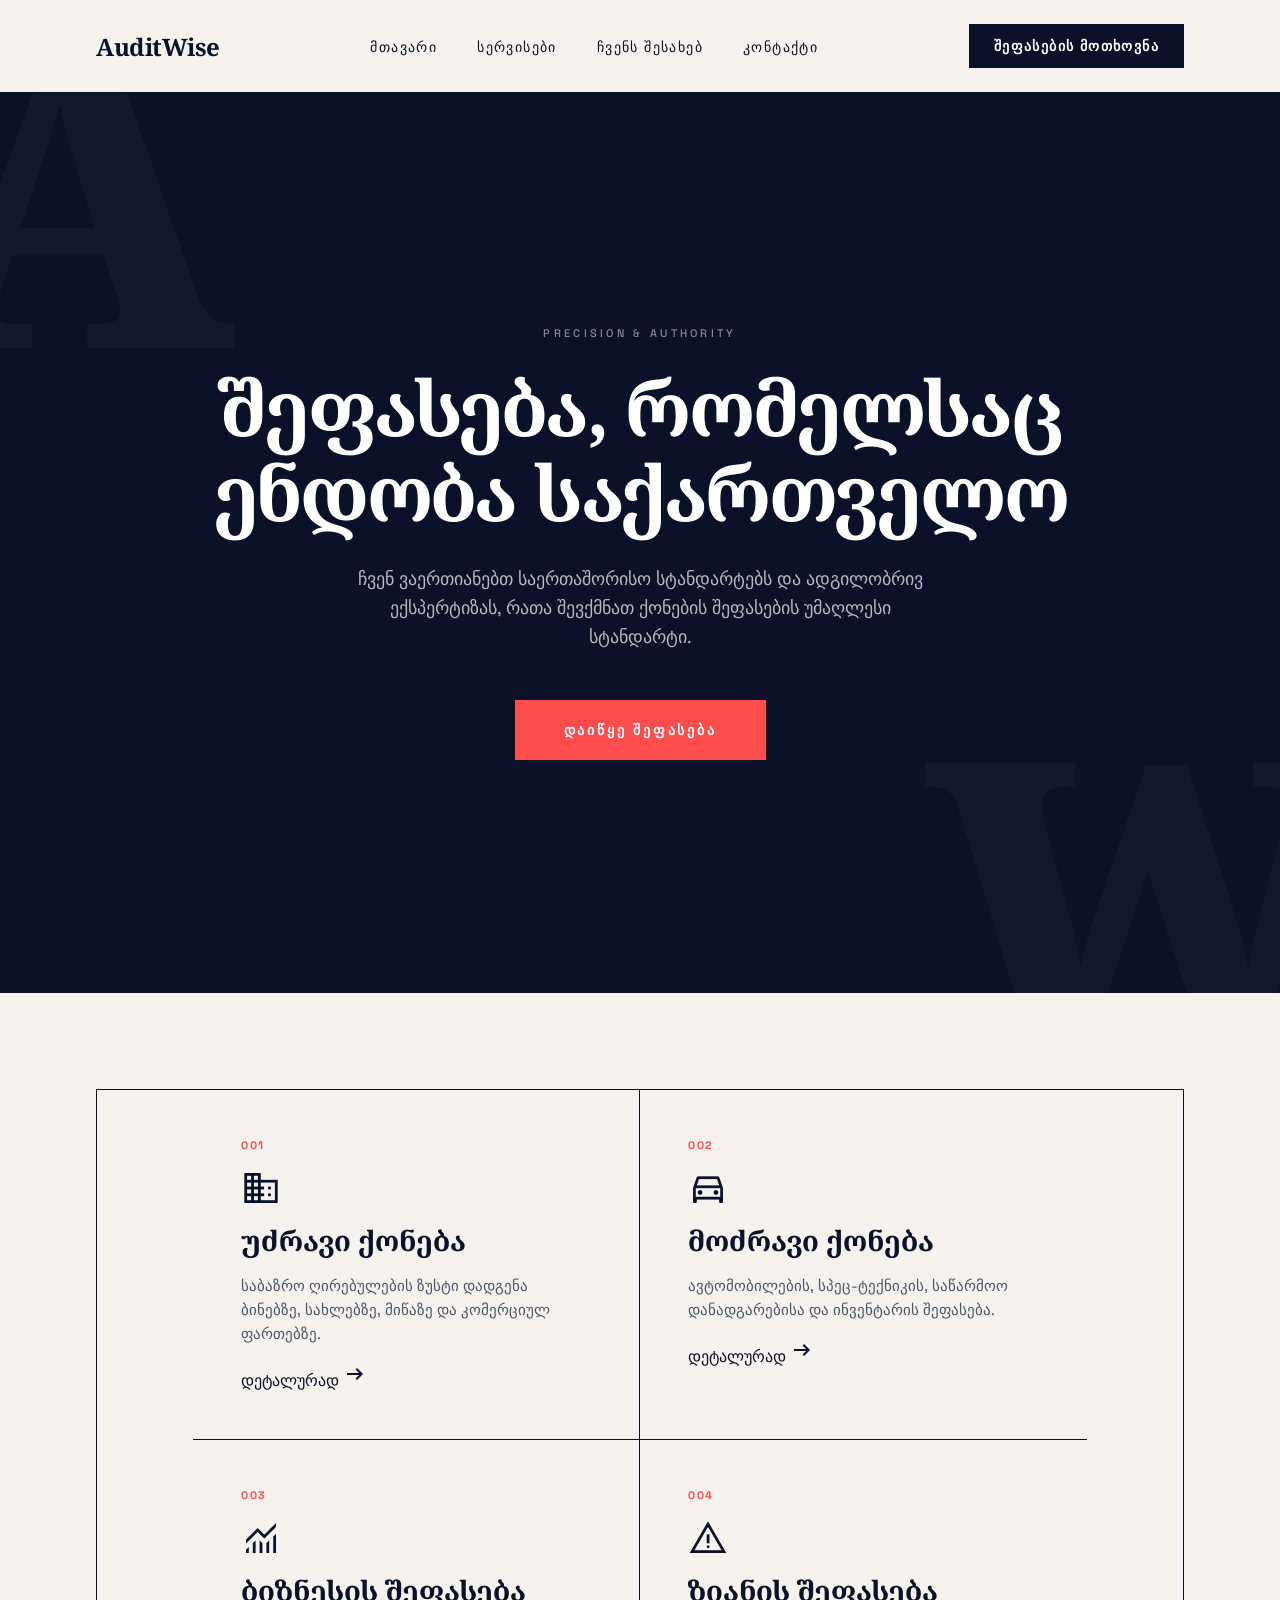
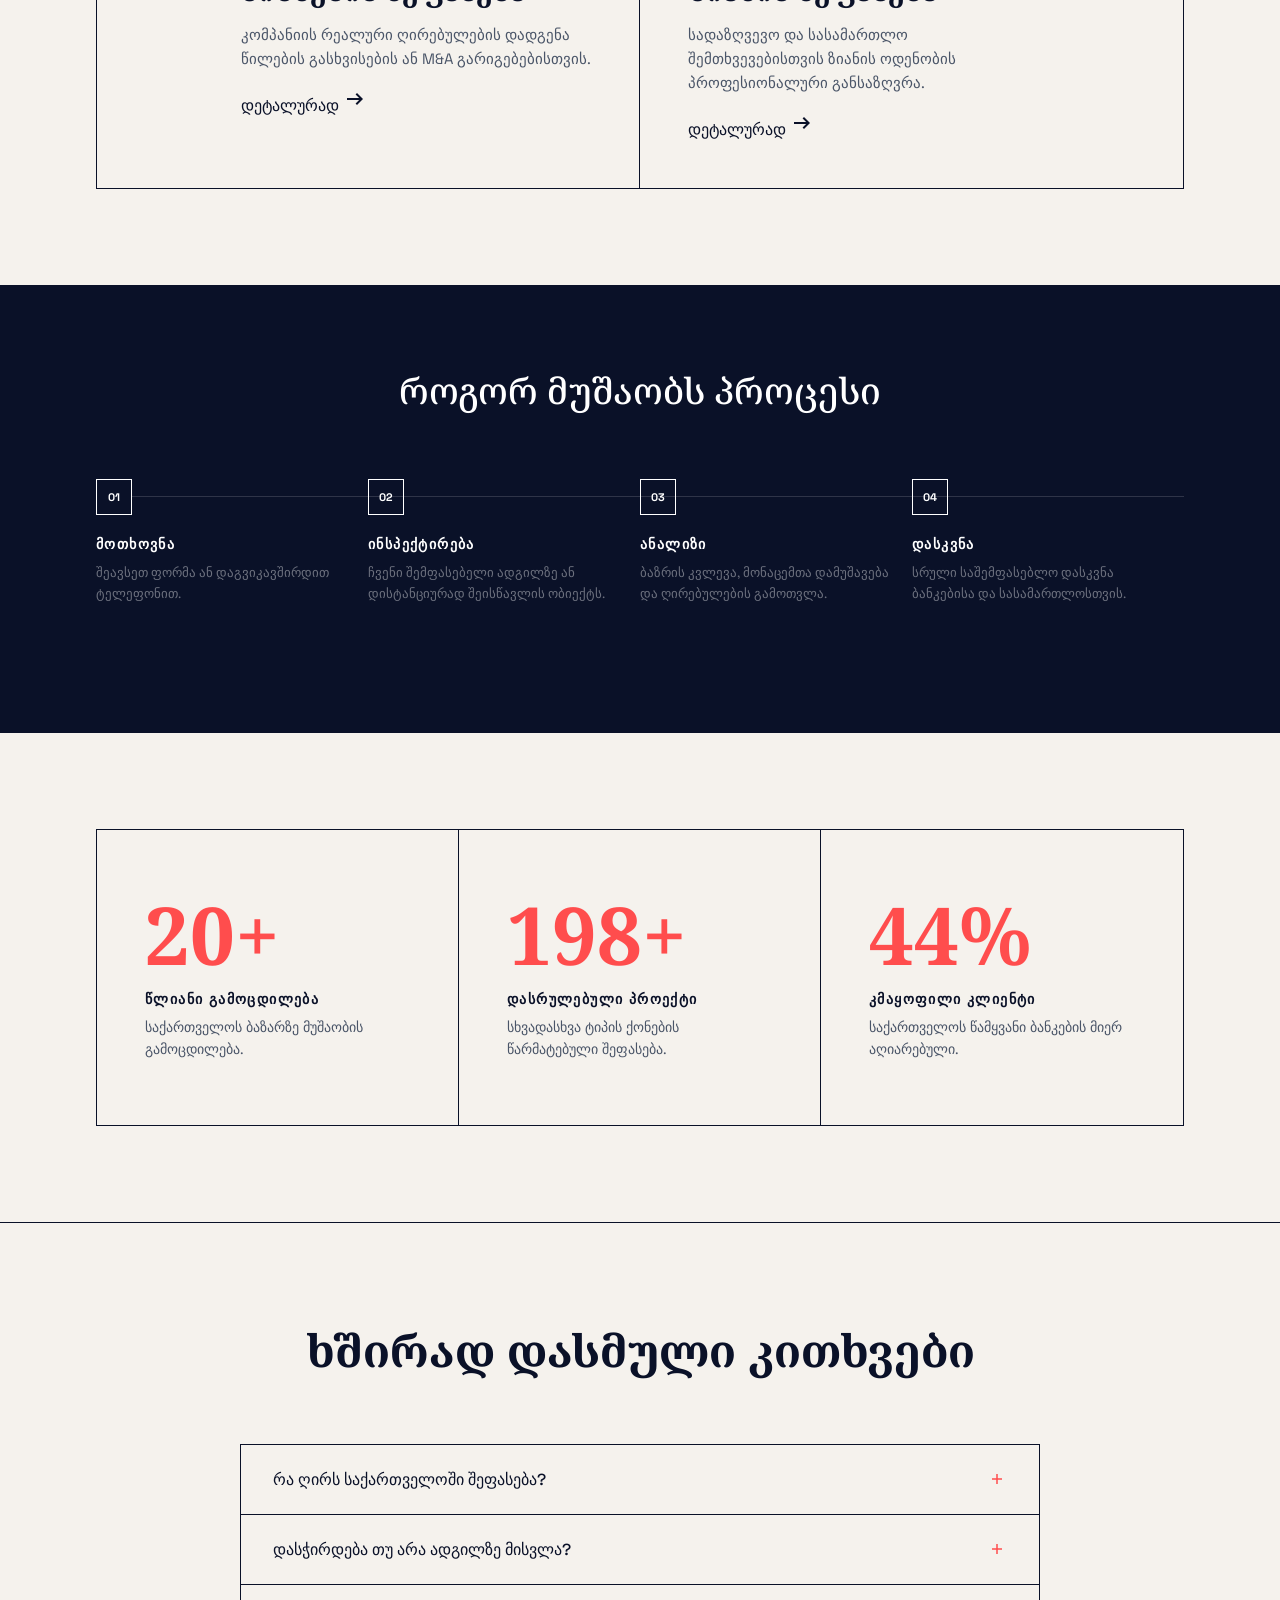
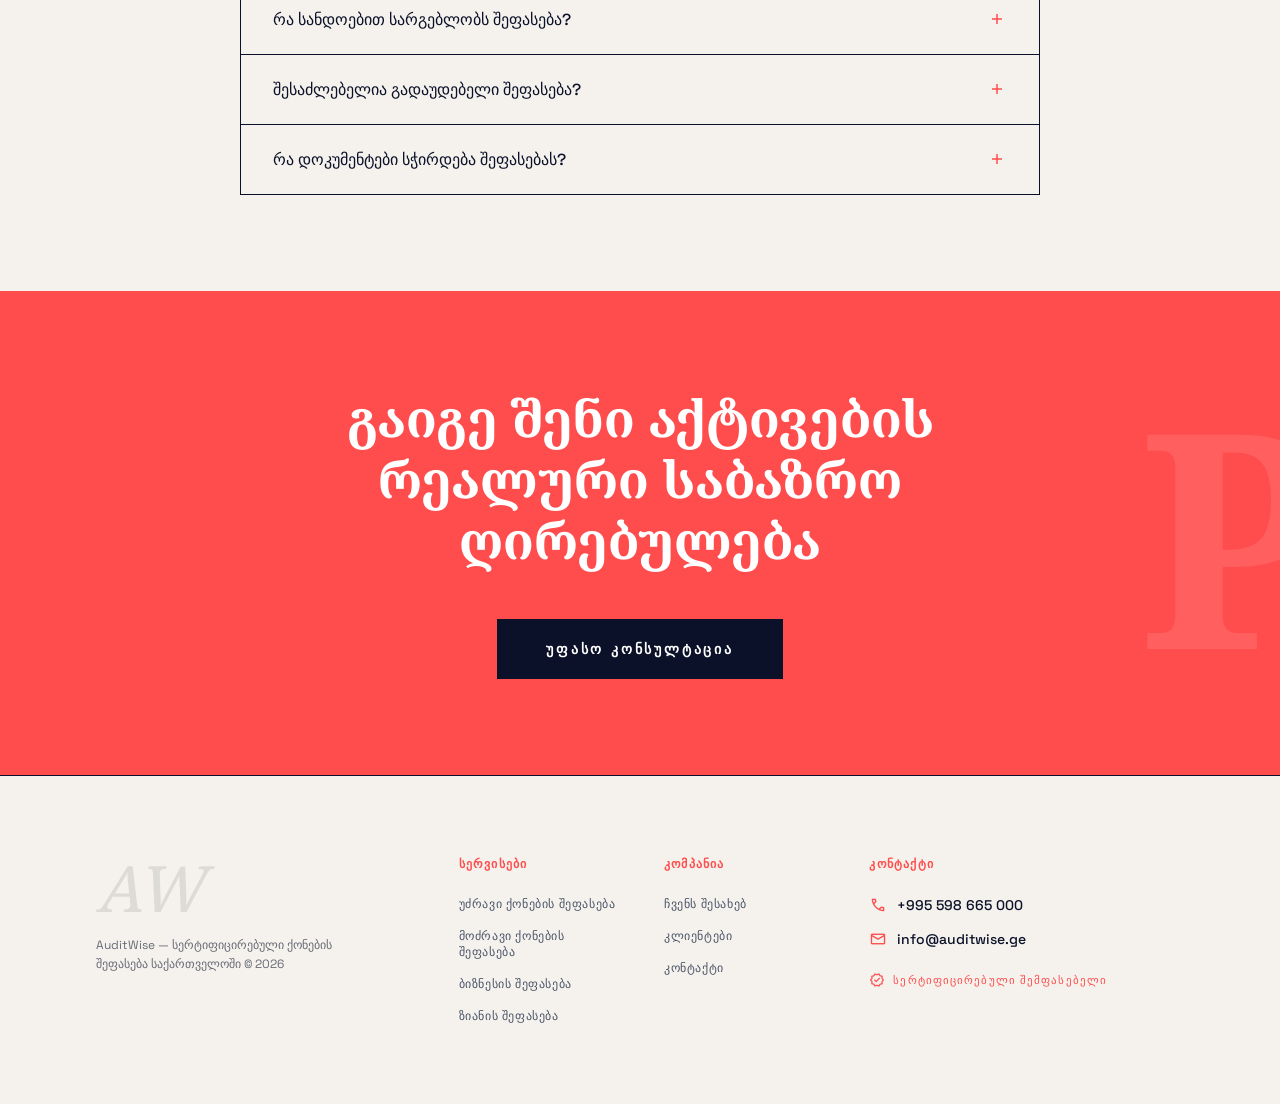
<file: services.html>
<!doctype html>
<html lang="ka">
  <head>
    <meta charset="UTF-8" />
    <meta name="viewport" content="width=device-width, initial-scale=1.0" />
    <title>AuditWise — სერვისები</title>

    <meta
      name="description"
      content="AuditWise სერვისები — უძრავი ქონების, მოძრავი ქონების, ბიზნესის და ზიანის პროფესიონალური შეფასება საქართველოში."
    />
    <meta name="robots" content="index, follow" />

    <link rel="preconnect" href="https://fonts.googleapis.com" />
    <link rel="preconnect" href="https://fonts.gstatic.com" crossorigin />
    <link
      href="https://fonts.googleapis.com/css2?family=Noto+Serif+Georgian:wght@400;700&family=Space+Grotesk:wght@300;400;500;700&display=swap"
      rel="stylesheet"
    />
    <link
      href="https://fonts.googleapis.com/css2?family=Material+Symbols+Outlined:opsz,wght,FILL,GRAD@20..48,100..700,0..1,-50..200"
      rel="stylesheet"
    />

    <link rel="icon" type="image/png" href="./images/AW_favicon.png" />

    <link rel="stylesheet" href="./styles/reset.css" />
    <link rel="stylesheet" href="./styles/header.css" />
    <link rel="stylesheet" href="./styles/style.css" />
    <link rel="stylesheet" href="./styles/services.css" />
    <link rel="stylesheet" href="./styles/footer.css" />
  </head>

  <body>
    <header>
      <nav>
        <a href="./index.html" class="logo">AuditWise</a>
        <ul>
          <li><a href="./index.html">მთავარი</a></li>
          <li><a href="./services.html">სერვისები</a></li>
          <li><a href="./about.html">ჩვენს შესახებ</a></li>
          <li><a href="./contact.html">კონტაქტი</a></li>
        </ul>
        <a href="./contact.html" class="btn-primary">შეფასების მოთხოვნა</a>
        <button class="burger" id="burger">
          <span></span>
          <span></span>
          <span></span>
        </button>
      </nav>
    </header>

    <main>
      <!-- HERO -->
      <section class="services-hero">
        <div class="services-hero-bg">A</div>
        <div class="services-hero-bg-right">W</div>
        <div class="container">
          <div class="services-hero-inner">
            <span class="services-hero-label">Precision & Authority</span>
            <h1>შეფასება, რომელსაც<br />ენდობა საქართველო</h1>
            <p>
              ჩვენ ვაერთიანებთ საერთაშორისო სტანდარტებს და ადგილობრივ
              ექსპერტიზას, რათა შევქმნათ ქონების შეფასების უმაღლესი სტანდარტი.
            </p>
            <a href="./contact.html" class="btn-services-cta"
              >დაიწყე შეფასება</a
            >
          </div>
        </div>
      </section>

      <!-- SERVICES GRID -->
      <section class="services-grid-section">
        <div class="container">
          <div class="services-grid">
            <a href="./real-estate.html" class="service-item">
              <span class="service-num">001</span>
              <span class="material-symbols-outlined service-icon">domain</span>
              <h3>უძრავი ქონება</h3>
              <p>
                საბაზრო ღირებულების ზუსტი დადგენა ბინებზე, სახლებზე, მიწაზე და
                კომერციულ ფართებზე.
              </p>
              <span class="service-link"
                >დეტალურად
                <span class="material-symbols-outlined"
                  >arrow_right_alt</span
                ></span
              >
            </a>

            <a href="./movable.html" class="service-item">
              <span class="service-num">002</span>
              <span class="material-symbols-outlined service-icon"
                >directions_car</span
              >
              <h3>მოძრავი ქონება</h3>
              <p>
                ავტომობილების, სპეც-ტექნიკის, საწარმოო დანადგარებისა და
                ინვენტარის შეფასება.
              </p>
              <span class="service-link"
                >დეტალურად
                <span class="material-symbols-outlined"
                  >arrow_right_alt</span
                ></span
              >
            </a>

            <a href="./business.html" class="service-item">
              <span class="service-num">003</span>
              <span class="material-symbols-outlined service-icon"
                >monitoring</span
              >
              <h3>ბიზნესის შეფასება</h3>
              <p>
                კომპანიის რეალური ღირებულების დადგენა წილების გასხვისების ან M&A
                გარიგებებისთვის.
              </p>
              <span class="service-link"
                >დეტალურად
                <span class="material-symbols-outlined"
                  >arrow_right_alt</span
                ></span
              >
            </a>

            <a href="./damage.html" class="service-item">
              <span class="service-num">004</span>
              <span class="material-symbols-outlined service-icon"
                >report_problem</span
              >
              <h3>ზიანის შეფასება</h3>
              <p>
                სადაზღვევო და სასამართლო შემთხვევებისთვის ზიანის ოდენობის
                პროფესიონალური განსაზღვრა.
              </p>
              <span class="service-link"
                >დეტალურად
                <span class="material-symbols-outlined"
                  >arrow_right_alt</span
                ></span
              >
            </a>
          </div>
        </div>
      </section>

      <!-- PROCESS -->
      <section class="services-process">
        <div class="container">
          <h2>როგორ მუშაობს პროცესი</h2>
          <div class="process-steps">
            <div class="process-step">
              <span class="process-num">01</span>
              <div class="process-line"></div>
              <h4>მოთხოვნა</h4>
              <p>შეავსეთ ფორმა ან დაგვიკავშირდით ტელეფონით.</p>
            </div>

            <div class="process-step">
              <span class="process-num">02</span>
              <div class="process-line"></div>
              <h4>ინსპექტირება</h4>
              <p>
                ჩვენი შემფასებელი ადგილზე ან დისტანციურად შეისწავლის ობიექტს.
              </p>
            </div>

            <div class="process-step">
              <span class="process-num">03</span>
              <div class="process-line"></div>
              <h4>ანალიზი</h4>
              <p>
                ბაზრის კვლევა, მონაცემთა დამუშავება და ღირებულების გამოთვლა.
              </p>
            </div>

            <div class="process-step">
              <span class="process-num">04</span>
              <div class="process-line"></div>
              <h4>დასკვნა</h4>
              <p>სრული საშემფასებლო დასკვნა ბანკებისა და სასამართლოსთვის.</p>
            </div>
          </div>
        </div>
      </section>

      <!-- STATS -->
      <section class="services-stats">
        <div class="container">
          <div class="stats-row">
            <div class="stat-col">
              <span class="stat-big">20+</span>
              <h4>წლიანი გამოცდილება</h4>
              <p>საქართველოს ბაზარზე მუშაობის გამოცდილება.</p>
            </div>

            <div class="stat-col">
              <span class="stat-big">500+</span>
              <h4>დასრულებული პროექტი</h4>
              <p>სხვადასხვა ტიპის ქონების წარმატებული შეფასება.</p>
            </div>

            <div class="stat-col">
              <span class="stat-big">99%</span>
              <h4>კმაყოფილი კლიენტი</h4>
              <p>საქართველოს წამყვანი ბანკების მიერ აღიარებული.</p>
            </div>
          </div>
        </div>
      </section>

      <!-- FAQ -->
      <section class="services-faq">
        <div class="container">
          <h2>ხშირად დასმული კითხვები</h2>
          <div class="faq-list">
            <div class="faq-item">
              <button class="faq-question">
                <span>რა ღირს საქართველოში შეფასება?</span>
                <span class="material-symbols-outlined faq-icon">add</span>
              </button>
              <div class="faq-answer">
                <p>
                  საფასური დამოკიდებულია ქონების ტიპზე. სტანდარტული შეფასება
                  იწყება 150 ლარიდან.
                </p>
              </div>
            </div>

            <div class="faq-item">
              <button class="faq-question">
                <span>დასჭირდება თუ არა ადგილზე მისვლა?</span>
                <span class="material-symbols-outlined faq-icon">add</span>
              </button>
              <div class="faq-answer">
                <p>
                  უმეტეს შემთხვევებში დიახ, ადგილზე ინსპექტირება აუცილებელია
                  სრულყოფილი შეფასებისთვის.
                </p>
              </div>
            </div>

            <div class="faq-item">
              <button class="faq-question">
                <span>რა სანდოებით სარგებლობს შეფასება?</span>
                <span class="material-symbols-outlined faq-icon">add</span>
              </button>
              <div class="faq-answer">
                <p>
                  ჩვენი შეფასება მიღებულია საქართველოს ყველა წამყვანი ბანკის,
                  სადაზღვევო კომპანიისა და სასამართლოს მიერ.
                </p>
              </div>
            </div>

            <div class="faq-item">
              <button class="faq-question">
                <span>შესაძლებელია გადაუდებელი შეფასება?</span>
                <span class="material-symbols-outlined faq-icon">add</span>
              </button>
              <div class="faq-answer">
                <p>
                  დიახ, გადაუდებელ შემთხვევებში შეფასება შესაძლებელია 24 საათში.
                </p>
              </div>
            </div>

            <div class="faq-item">
              <button class="faq-question">
                <span>რა დოკუმენტები სჭირდება შეფასებას?</span>
                <span class="material-symbols-outlined faq-icon">add</span>
              </button>
              <div class="faq-answer">
                <p>
                  ეს დამოკიდებულია ქონების ტიპსა და სირთულეზე. საჭირო
                  დოკუმენტაციის სრულ ჩამონათვალს გაიგებთ ჩვენი შემფასებელთან
                  პირველი კონსულტაციის შემდეგ.
                </p>
              </div>
            </div>
          </div>
        </div>
      </section>

      <!-- CTA -->
      <section class="services-cta">
        <div class="services-cta-bg">P</div>
        <div class="container">
          <h2>გაიგე შენი აქტივების რეალური საბაზრო ღირებულება</h2>
          <a href="./contact.html" class="btn-cta-dark">უფასო კონსულტაცია</a>
        </div>
      </section>
    </main>

    <footer class="footer">
      <div class="footer-grid">
        <div class="footer-brand">
          <span class="footer-logo">AW</span>
          <p>
            AuditWise — სერტიფიცირებული ქონების შეფასება საქართველოში © 2026
          </p>
        </div>

        <div class="footer-col footer-col--accordion">
          <h4>სერვისები</h4>
          <button class="footer-col-trigger" aria-expanded="false">
            <span class="footer-col-trigger-label">სერვისები</span>
            <span class="material-symbols-outlined footer-col-arrow"
              >expand_more</span
            >
          </button>
          <div class="footer-col-links">
            <a href="./real-estate.html">უძრავი ქონების შეფასება</a>
            <a href="./movable.html">მოძრავი ქონების შეფასება</a>
            <a href="./business.html">ბიზნესის შეფასება</a>
            <a href="./damage.html">ზიანის შეფასება</a>
          </div>
        </div>

        <div class="footer-col footer-col--accordion">
          <h4>კომპანია</h4>
          <button class="footer-col-trigger" aria-expanded="false">
            <span class="footer-col-trigger-label">კომპანია</span>
            <span class="material-symbols-outlined footer-col-arrow"
              >expand_more</span
            >
          </button>
          <div class="footer-col-links">
            <a href="./about.html">ჩვენს შესახებ</a>
            <a href="./index.html#clients">კლიენტები</a>
            <a href="./contact.html">კონტაქტი</a>
          </div>
        </div>

        <div class="footer-col footer-col--contact">
          <h4>კონტაქტი</h4>
          <div class="footer-contact">
            <div class="footer-contact-item">
              <span class="material-symbols-outlined">call</span>
              <a href="tel:+995598665000">+995 598 665 000</a>
            </div>
            <div class="footer-contact-item">
              <span class="material-symbols-outlined">mail</span>
              <a href="mailto:info@auditwise.ge">info@auditwise.ge</a>
            </div>
          </div>
          <div class="footer-tagline">
            <span class="material-symbols-outlined">verified</span>
            სერტიფიცირებული შემფასებელი
          </div>
        </div>
      </div>
    </footer>

    <!--CONTACT POP UP-->

    <div class="phone-popup" id="phone-popup">
      <div class="popup-inner">
        <button class="popup-close" id="popup-close">
          <span class="material-symbols-outlined">close</span>
        </button>
        <span class="popup-label">დაგვიკავშირდით</span>
        <a href="tel:+995598665000" class="popup-phone">+995 598 665 000</a>
        <p class="popup-sub">
          ან მოგვწერეთ: <a href="mailto:info@auditwise.ge">info@auditwise.ge</a>
        </p>
      </div>
    </div>

    <script src="js/main.js"></script>
  </body>
</html>
</file>
<file: styles/header.css>
/* ===== HEADER / NAV ===== */
header {
  position: sticky;
  top: 0;
  width: 100%;
  background-color: var(--parchment);
  z-index: 100;
}

nav {
  max-width: var(--max-width);
  margin: 0 auto;
  padding: 24px 96px;
  display: flex;
  align-items: center;
  justify-content: space-between;
  border-bottom: 0.5px solid var(--ink);
}

/* ===== LOGO ===== */
.logo {
  font-family: var(--font-serif);
  font-size: 24px;
  font-weight: 700;
  color: var(--ink);
  letter-spacing: -0.02em;
}

/* ===== NAV LINKS ===== */
nav ul {
  display: flex;
  gap: 40px;
}

nav ul a {
  font-family: var(--font-sans);
  font-size: 14px;
  font-weight: 500;
  text-transform: uppercase;
  letter-spacing: 0.1em;
  color: var(--ink);
  padding-bottom: 4px;
  position: relative;
}

nav ul a::after {
  content: "";
  position: absolute;
  bottom: 0;
  left: 0;
  width: 0%;
  height: 2px;
  background-color: var(--coral);
  transition: width 0.3s ease;
}

nav ul a:hover {
  font-weight: 700;
}

nav ul a:hover::after {
  width: 100%;
}

/* ===== CTA BUTTON ===== */
.btn-primary {
  font-family: var(--font-sans);
  font-size: 14px;
  font-weight: 700;
  text-transform: uppercase;
  letter-spacing: 0.1em;
  color: var(--white);
  background-color: var(--ink);
  border: 0.5px solid var(--ink);
  padding: 12px 24px;
}

.btn-primary:hover {
  background-color: var(--coral);
  color: var(--white);
}

/* ===== BURGER ===== */
.burger {
  display: none;
  flex-direction: column;
  justify-content: center;
  gap: 6px;
  width: 32px;
  height: 32px;
  padding: 0;
  background: none;
  border: none;
  cursor: pointer;
  flex-shrink: 0;
}

.burger span {
  display: block;
  width: 28px;
  height: 2px;
  background-color: var(--ink);
  border-radius: 2px;
  transition:
    transform 0.3s ease,
    opacity 0.3s ease;
}

/* ===== MOBILE ===== */
@media (max-width: 768px) {
  nav {
    padding: 0 20px;
    height: var(--nav-height);
    position: relative;
  }

  /* ლოგო მარცხნივ — burger მარჯვნივ, space-between ყვება */
  .logo {
    font-size: 20px;
  }

  /* burger ჩნდება */
  .burger {
    display: flex;
  }

  /* CTA იმალება */
  .btn-primary {
    display: none;
  }

  /* ===== NAV DROPDOWN ===== */
  nav ul {
    display: none;
    position: absolute;
    top: 100%;
    left: 0;
    width: 100%;
    flex-direction: column;
    background-color: var(--parchment);
    border-bottom: 2px solid var(--ink);
    padding: 8px 0;
    gap: 0;
    z-index: 200;
  }

  nav ul.nav-open {
    display: flex;
  }

  nav ul li {
    width: 100%;
    border-bottom: 0.5px solid rgba(10, 17, 40, 0.1);
  }

  nav ul li:last-child {
    border-bottom: none;
  }

  nav ul a {
    display: block;
    font-size: 13px;
    font-weight: 600;
    letter-spacing: 0.12em;
    padding: 18px 20px;
    text-align: center;
  }

  nav ul a::after {
    display: none;
  }

  nav ul a:hover {
    background-color: rgba(10, 17, 40, 0.04);
    color: var(--coral);
  }

  /* ===== BURGER ANIMATION ===== */
  .burger-open span:nth-child(1) {
    transform: translateY(8px) rotate(45deg);
  }

  .burger-open span:nth-child(2) {
    opacity: 0;
    transform: scaleX(0);
  }

  .burger-open span:nth-child(3) {
    transform: translateY(-8px) rotate(-45deg);
  }
}
</file>
<file: styles/style.css>
/* ===== VARIABLES ===== */
:root {
  --parchment: #f5f2ed;
  --ink: #0a1128;
  --coral: #ff4d4d;
  --slate: #4a5568;
  --white: #ffffff;

  --font-serif: "Noto Serif Georgian", serif;
  --font-sans: "Space Grotesk", sans-serif;

  --max-width: 1920px;
  --nav-height: 80px;
}

/* ===== BODY ===== */
body {
  font-family: var(--font-sans);
  background-color: var(--parchment);
  background-attachment: fixed;
  color: var(--ink);
}

/* ===== CONTAINER ===== */
.container {
  width: 100%;
  max-width: var(--max-width);
  margin: 0 auto;
  padding: 0 96px;
}

/* ===== HERO ===== */
.hero {
  position: relative;
  min-height: 100vh;
  display: flex;
  align-items: center;
  overflow: hidden;
  padding: 96px 0;
}

/* ფონური დიდი A ასო */
.hero-bg-letter {
  position: absolute;
  inset: 0;
  display: flex;
  align-items: center;
  justify-content: center;
  font-family: var(--font-serif);
  font-size: 40vw;
  font-style: italic;
  color: var(--ink);
  opacity: 0.05;
  pointer-events: none;
  user-select: none;
  line-height: 1;
}

.hero-content {
  position: relative;
  z-index: 1;
  width: 100%;
}

/* სათაური */
.hero-title-wrap {
  position: relative;
  display: inline-block;
  margin-bottom: 48px;
}

.hero-title {
  font-family: var(--font-serif);
  font-size: clamp(48px, 7vw, 100px);
  font-weight: 700;
  line-height: 100%;
  letter-spacing: -0.04em;
  color: var(--ink);
  position: relative;
}

/* წითელი გადახაზვის ხაზი */
.coral-strike {
  position: absolute;
  height: 2px;
  background-color: var(--coral);
  width: 110%;
  top: 55%;
  left: -5%;
  transform: rotate(-2deg);
}

/* EST. 2012 badge */
.est-badge {
  position: absolute;
  right: -48px;
  top: -16px;
  font-family: var(--font-sans);
  font-size: 14px;
  font-weight: 700;
  letter-spacing: 0.1em;
  text-transform: uppercase;
  color: var(--coral);
  background-color: var(--ink);
  padding: 6px 12px;
  transform: rotate(12deg);
}

/* ქვედა ნაწილი */
.hero-bottom {
  display: grid;
  grid-template-columns: 1fr 1fr;
  align-items: end;
  gap: 48px;
}

.hero-desc {
  border-left: 4px solid var(--ink);
  padding-left: 32px;
}

.hero-desc p {
  font-family: var(--font-sans);
  font-size: 20px;
  font-weight: 400;
  line-height: 160%;
  color: var(--ink);
}

/* ღილაკები */
.hero-actions {
  display: flex;
  justify-content: flex-end;
  gap: 16px;
  flex-wrap: wrap;
}

.btn-outline {
  display: inline-flex;
  align-items: center;
  gap: 12px;
  font-family: var(--font-sans);
  font-size: 14px;
  font-weight: 700;
  text-transform: uppercase;
  letter-spacing: 0.2em;
  color: var(--ink);
  border: 0.5px solid var(--ink);
  border-radius: 999px;
  padding: 16px 32px;
  transition: all 0.5s ease;
}

.btn-outline:hover {
  background-color: var(--ink);
  color: var(--white);
}
.material-symbols-outlined {
  transition: transform 0.3s ease;
}

.btn-outline:hover .material-symbols-outlined {
  transform: translateX(6px);
}

.btn-outline:last-child:hover {
  background-color: var(--coral);
  color: var(--white);
}

/* scroll anchor */
.hero-scroll {
  position: absolute;
  bottom: 48px;
  left: 96px;
  display: flex;
  flex-direction: column;
  gap: 8px;
}

.hero-scroll-line {
  width: 96px;
  height: 0.5px;
  background-color: var(--ink);
}

.hero-scroll span {
  font-family: var(--font-sans);
  font-size: 14px;
  font-weight: 500;
  text-transform: uppercase;
  letter-spacing: 0.1em;
  color: var(--ink);
  opacity: 0.6;
}

/* ===== RESPONSIVE ===== */
@media (max-width: 768px) {
  /* CONTAINER */
  .container {
    padding: 0 24px;
  }

  /* HERO */
  .hero {
    padding: calc(var(--nav-height) + 32px) 0 48px;
    min-height: auto;
  }

  .hero .container {
    min-height: auto;
    padding: 0 24px;
  }

  .hero-title {
    font-size: 40px;
  }

  .coral-strike {
    display: none;
  }

  .est-badge {
    display: none;
  }

  .hero-bottom {
    grid-template-columns: 1fr;
    gap: 32px;
  }

  .hero-actions {
    justify-content: flex-start;
    flex-direction: column;
  }

  .btn-outline {
    width: 100%;
    justify-content: center;
  }

  .hero-scroll {
    display: none;
  }

  /* SERVICES PREVIEW */
  .services-preview {
    padding: 64px 0;
  }

  .section-header h2 {
    font-size: 32px;
  }

  .services-grid {
    grid-template-columns: 1fr;
  }

  .service-card--dark,
  .service-card--coral,
  .service-card--light,
  .service-card--coral-fill {
    grid-column: 1;
    grid-row: auto;
    min-height: 280px;
  }

  /* STATS */
  .stats-grid {
    grid-template-columns: repeat(3, 1fr);
  }

  .stat-item {
    padding: 32px 16px;
    border-right: 0.5px solid var(--ink);
    border-bottom: none;
  }

  .stat-item:last-child {
    border-right: none;
  }

  .stat-number {
    font-size: 36px;
  }

  .stat-label {
    font-size: 9px;
  }

  /* ABOUT */
  .about-preview {
    flex-direction: column;
  }

  .about-image {
    width: 100%;
    min-height: 300px;
  }

  .about-content {
    width: 100%;
    padding: 48px 24px;
    justify-content: flex-start;
  }

  /* CLIENTS */
  .clients-title {
    font-size: 24px;
  }

  /* CTA */
  .cta h2 {
    font-size: 28px;
  }

  .cta-bottom {
    flex-direction: column;
    gap: 24px;
    align-items: center;
  }

  .btn-cta {
    width: 100%;
    text-align: center;
  }

  /* FOOTER */
  .footer-grid {
    grid-template-columns: 1fr 1fr;
    gap: 32px;
    padding: 48px 24px;
  }

  .footer-brand {
    grid-column: 1 / -1;
  }

  .footer-bottom {
    flex-direction: column;
    gap: 16px;
    padding: 16px 24px;
    text-align: center;
  }
}

@media (max-width: 480px) {
  .hero-title {
    font-size: 32px;
  }

  .stats-grid {
    grid-template-columns: 1fr;
  }

  .stat-item {
    border-right: none;
    border-bottom: 0.5px solid var(--ink);
  }

  .footer-grid {
    grid-template-columns: 1fr;
  }
}

/* ===== SERVICES PREVIEW ===== */
.services-preview {
  padding: 80px 0;
  overflow: hidden;
}

.section-header {
  margin-bottom: 64px;
}

.section-header h2 {
  font-family: var(--font-serif);
  font-size: 64px;
  font-weight: 700;
  line-height: 110%;
  letter-spacing: -0.02em;
  color: var(--ink);
  margin-bottom: 24px;
}

.section-line {
  width: 100%;
  height: 0.5px;
  background-color: var(--ink);
}

.services-grid {
  display: grid;
  grid-template-columns: 7fr 5fr;
  grid-template-rows: auto auto;
  gap: 32px;
  padding: 0 96px;
}

.service-card {
  display: flex;
  flex-direction: column;
  justify-content: space-between;
  min-height: 380px;
  padding: 40px;
  border: 0.5px solid var(--ink);
  transition: all 0.4s ease;
  cursor: pointer;
}

.card-top {
  display: flex;
  justify-content: space-between;
  align-items: flex-start;
}

.card-top .material-symbols-outlined {
  font-size: 48px;
}

.card-code {
  font-family: var(--font-sans);
  font-size: 12px;
  font-weight: 700;
  letter-spacing: 0.1em;
  text-transform: uppercase;
}

.card-bottom h3 {
  font-family: var(--font-serif);
  font-size: 28px;
  font-weight: 700;
  line-height: 120%;
  margin-bottom: 12px;
}

.card-bottom p {
  font-family: var(--font-sans);
  font-size: 16px;
  opacity: 0.7;
}

/* 001 — მუქი, მარცხნივ დიდი */
.service-card--dark {
  grid-column: 1;
  grid-row: 1;
  background-color: var(--ink);
  color: var(--white);
}

.service-card--dark .card-top .material-symbols-outlined {
  color: var(--white);
}

.service-card--dark:hover {
  transform: translateY(-4px);
}

/* 002 — parchment, coral border, მარჯვნივ პატარა */
.service-card--coral {
  grid-column: 2;
  grid-row: 1;
  background-color: var(--parchment);
  color: var(--ink);
  border: 3px solid var(--coral);
}

.service-card--coral .card-top .material-symbols-outlined {
  color: var(--coral);
}

.service-card--coral .card-code {
  color: var(--coral);
}

.service-card--coral:hover {
  background-color: var(--coral);
  color: var(--white);
}

.service-card--coral:hover .material-symbols-outlined,
.service-card--coral:hover .card-code {
  color: var(--white);
}

/* 003 — თეთრი, neo-brutalist shadow, მარცხნივ პატარა */
.service-card--light {
  grid-column: 1;
  grid-row: 2;
  background-color: var(--white);
  color: var(--ink);
  box-shadow: 8px 8px 0px 0px var(--ink);
}

.service-card--light:hover {
  transform: translate(4px, 4px);
  box-shadow: none;
}

/* 004 — coral fill, მარჯვნივ დიდი */
.service-card--coral-fill {
  grid-column: 2;
  grid-row: 2;
  background-color: var(--coral);
  color: var(--white);
}

.service-card--coral-fill .material-symbols-outlined {
  color: var(--white);
}

.service-card--coral-fill .card-code {
  color: rgba(255, 255, 255, 0.6);
}

.service-card--coral-fill:hover {
  transform: translateY(-4px);
}

/* მობილური */
@media (max-width: 768px) {
  .services-grid {
    grid-template-columns: 1fr;
    padding: 0 24px;
    gap: 16px;
  }

  .service-card--dark,
  .service-card--coral,
  .service-card--light,
  .service-card--coral-fill {
    grid-column: 1;
    grid-row: auto;
    min-height: 280px;
  }

  .section-header h2 {
    font-size: 40px;
  }
}

/* ===== STATS ===== */
.stats {
  border-top: 0.5px solid var(--ink);
  border-bottom: 0.5px solid var(--ink);
}

.stats-grid {
  display: grid;
  grid-template-columns: repeat(3, 1fr);
}

.stat-item {
  position: relative;
  padding: 64px 96px;
  overflow: hidden;
  border-right: 0.5px solid var(--ink);
}

.stat-item:last-child {
  border-right: none;
}

/* პირველი სვეტის წითელი წერტილი */
.stat-dot {
  position: absolute;
  top: 32px;
  right: 32px;
  width: 16px;
  height: 16px;
  background-color: var(--coral);
  border-radius: 50%;
}

/* მეორე სვეტის 3 წერტილი */
.stat-dots {
  position: absolute;
  bottom: 32px;
  left: 32px;
  display: flex;
  gap: 4px;
}

.stat-dot-sm {
  width: 6px;
  height: 6px;
  background-color: var(--ink);
  border-radius: 50%;
}

/* მესამე სვეტის coral ხაზი */
.stat-coral-line {
  position: absolute;
  top: 50%;
  left: 0;
  width: 32px;
  height: 0.5px;
  background-color: var(--coral);
}

.stat-content {
  display: flex;
  flex-direction: column;
  gap: 16px;
}

.stat-number {
  font-family: var(--font-serif);
  font-size: 80px;
  font-weight: 700;
  line-height: 1;
  color: var(--ink);
}

.stat-label {
  font-family: var(--font-sans);
  font-size: 12px;
  font-weight: 500;
  text-transform: uppercase;
  letter-spacing: 0.1em;
  color: var(--ink);
  opacity: 0.6;
}

/* hover ხაზი */
.stat-line {
  margin-top: 32px;
  width: 100%;
  height: 0.5px;
  background-color: rgba(10, 17, 40, 0.1);
  transition: background-color 0.5s ease;
}

.stat-item:hover .stat-line {
  background-color: var(--coral);
}

/* მობილური */
@media (max-width: 768px) {
  .stats-grid {
    grid-template-columns: repeat(3, 1fr);
  }

  .stat-item {
    padding: 32px 16px;
    border-right: 0.5px solid var(--ink);
  }

  .stat-item:last-child {
    border-right: none;
  }

  .stat-number {
    font-size: 36px;
  }

  .stat-label {
    font-size: 10px;
  }
}

/* ===== ABOUT PREVIEW ===== */
.about-preview {
  display: flex;
  min-height: 100vh;
}

/* მარცხნივ სურათი */
.about-image {
  width: 50%;
  position: relative;
  background-color: #0a1f3d;
  background-image: url("../images/building.png");
  background-size: cover;
  background-position: center;
  overflow: hidden;
}
.about-image-overlay {
  position: absolute;
  inset: 0;
  background: linear-gradient(to top, #0a1128 30%, rgba(10, 31, 61, 0.6) 100%);
  mix-blend-mode: multiply;
}
.about-image-caption {
  position: absolute;
  bottom: 48px;
  left: 48px;
  z-index: 1;
}

.about-image-caption h4 {
  font-family: var(--font-serif);
  font-size: 24px;
  font-weight: 700;
  color: var(--white);
  margin-bottom: 8px;
}

.about-image-caption span {
  font-family: var(--font-sans);
  font-size: 11px;
  font-weight: 500;
  text-transform: uppercase;
  letter-spacing: 0.1em;
  color: rgba(255, 255, 255, 0.6);
}

/* მარჯვნივ ტექსტი */
.about-content {
  width: 50%;
  background-color: var(--parchment);
  padding: 160px 96px 96px 96px;
  display: flex;
  flex-direction: column;
  justify-content: flex-end;
}

.about-label {
  font-family: var(--font-sans);
  font-size: 14px;
  font-weight: 700;
  text-transform: uppercase;
  letter-spacing: 0.1em;
  color: var(--coral);
  margin-bottom: 32px;
  display: block;
}

.about-content h2 {
  font-family: var(--font-serif);
  font-size: clamp(28px, 3vw, 44px);
  font-weight: 400;
  line-height: 120%;
  color: var(--ink);
  margin-bottom: 40px;
}

.about-content p {
  font-family: var(--font-sans);
  font-size: 18px;
  line-height: 160%;
  color: var(--ink);
  margin-bottom: 48px;
}

.btn-outline-dark {
  display: inline-block;
  font-family: var(--font-sans);
  font-size: 14px;
  font-weight: 700;
  text-transform: uppercase;
  letter-spacing: 0.3em;
  color: var(--ink);
  border: 0.5px solid var(--ink);
  padding: 20px 48px;
  transition: all 0.3s ease;
  width: fit-content;
}

.btn-outline-dark:hover {
  background-color: var(--ink);
  color: var(--white);
}

/* მობილური */
@media (max-width: 768px) {
  .about-preview {
    flex-direction: column;
    min-height: auto;
  }

  .about-image {
    width: 100%;
    min-height: 280px;
    aspect-ratio: 4 / 3;
  }

  .about-image-caption {
    bottom: 24px;
    left: 24px;
  }

  .about-image-caption h4 {
    font-size: 18px;
  }

  .about-content {
    width: 100%;
    padding: 40px 24px 48px;
    justify-content: flex-start;
  }

  .about-content h2 {
    font-size: clamp(22px, 6vw, 32px);
    margin-bottom: 20px;
  }

  .about-content p {
    font-size: 15px;
    margin-bottom: 32px;
  }

  .btn-outline-dark {
    width: 100%;
    text-align: center;
    padding: 16px 24px;
  }
}

/* ===== CLIENTS MARQUEE ===== */
.clients {
  padding: 80px 0;
  border-top: 0.5px solid var(--ink);
  border-bottom: 0.5px solid var(--ink);
  background-color: var(--white);
  overflow: hidden;
}

.clients-title {
  font-family: var(--font-serif);
  font-size: 40px;
  font-weight: 700;
  color: var(--ink);
  margin-bottom: 48px;
}

.marquee {
  overflow: hidden;
  white-space: nowrap;
}

.marquee-content {
  display: inline-flex;
  align-items: center;
  gap: 80px;
  animation: marquee-scroll 20s linear infinite;
}

@keyframes marquee-scroll {
  0% {
    transform: translateX(0);
  }
  100% {
    transform: translateX(-50%);
  }
}

.client-item {
  display: inline-flex;
  align-items: center;
  gap: 12px;
  font-family: var(--font-serif);
  font-size: 20px;
  font-weight: 700;
  color: var(--ink);
  opacity: 0.6;
  filter: grayscale(100%);
  transition: opacity 0.3s ease;
}

.client-item:hover {
  opacity: 1;
}

.client-italic {
  font-style: italic;
}

.client-box {
  border: 2px solid var(--ink);
  padding: 2px 8px;
  font-family: var(--font-sans);
  font-size: 11px;
  font-weight: 700;
}

.client-circle {
  display: inline-block;
  width: 32px;
  height: 32px;
  background-color: var(--ink);
  border-radius: 50%;
}
@media (max-width: 768px) {
  .clients-title {
    font-size: 24px;
  }
}

/* ===== CTA ===== */
.cta {
  position: relative;
  background-color: var(--coral);
  padding: 64px 0;
  overflow: hidden;
  text-align: center;
}

.cta-bg-text {
  position: absolute;
  top: -10%;
  right: -5%;
  font-family: var(--font-serif);
  font-size: 28vw;
  font-weight: 700;
  color: rgba(255, 255, 255, 0.15);
  pointer-events: none;
  user-select: none;
  white-space: nowrap;
}

.cta-inner {
  position: relative;
  z-index: 1;
  display: flex;
  flex-direction: column;
  align-items: center;
  gap: 48px;
}

.cta h2 {
  font-family: var(--font-serif);
  font-size: clamp(28px, 4vw, 56px);
  font-weight: 700;
  line-height: 120%;
  color: var(--white);
  max-width: 800px;
}

.cta-bottom {
  display: flex;
  align-items: center;
  gap: 64px;
}

.btn-cta {
  display: inline-block;
  font-family: var(--font-sans);
  font-size: 14px;
  font-weight: 700;
  text-transform: uppercase;
  letter-spacing: 0.1em;
  color: var(--coral);
  background-color: var(--white);
  border: 0.5px solid var(--white);
  padding: 20px 48px;
  transition: all 0.3s ease;
}

.btn-cta:hover {
  background-color: transparent;
  color: var(--white);
}

.cta-phone {
  display: flex;
  flex-direction: column;
  align-items: flex-start;
  gap: 4px;
}

.cta-phone-label {
  font-family: var(--font-sans);
  font-size: 11px;
  font-weight: 500;
  text-transform: uppercase;
  letter-spacing: 0.1em;
  color: rgba(255, 255, 255, 0.7);
}

.cta-phone-number {
  font-family: var(--font-sans);
  font-size: 18px;
  font-weight: 700;
  color: var(--white);
}

/* მობილური */
@media (max-width: 768px) {
  .cta-bottom {
    flex-direction: column;
    gap: 32px;
  }

  .cta-phone {
    align-items: center;
  }
}

/* ===== POPUP ===== */
.phone-popup {
  display: none;
  position: fixed;
  inset: 0;
  background: rgba(10, 17, 40, 0.7);
  z-index: 999;
  align-items: center;
  justify-content: center;
}

.popup-inner {
  background-color: var(--parchment);
  border: 0.5px solid var(--ink);
  padding: 64px;
  position: relative;
  display: flex;
  flex-direction: column;
  align-items: center;
  gap: 16px;
  min-width: 400px;
}

.popup-close {
  position: absolute;
  top: 16px;
  right: 16px;
  background: none;
  border: none;
  cursor: pointer;
  color: var(--ink);
}

.popup-label {
  font-family: var(--font-sans);
  font-size: 12px;
  font-weight: 700;
  text-transform: uppercase;
  letter-spacing: 0.2em;
  color: var(--coral);
}

.popup-phone {
  font-family: var(--font-serif);
  font-size: 48px;
  font-weight: 700;
  color: var(--ink);
  letter-spacing: -0.02em;
}

.popup-phone:hover {
  color: var(--coral);
}

.popup-sub {
  font-family: var(--font-sans);
  font-size: 14px;
  color: var(--slate);
}

.popup-sub a {
  color: var(--ink);
  font-weight: 700;
}

.popup-sub a:hover {
  color: var(--coral);
}

@media (max-width: 768px) {
  .popup-inner {
    padding: 40px 24px;
    min-width: unset;
    width: 90%;
  }

  .popup-phone {
    font-size: 32px;
  }
}
</file>
<file: styles/footer.css>
/* ===== FOOTER ===== */
footer.footer {
  background-color: var(--parchment);
  color: var(--ink);
  border-top: 0.5px solid var(--ink);
}

.footer-grid {
  display: grid;
  grid-template-columns: 2fr 1fr 1fr 2fr;
  gap: 48px;
  padding: 80px 96px;
  max-width: var(--max-width);
  margin: 0 auto;
}

.footer-brand {
  display: flex;
  flex-direction: column;
  gap: 16px;
}

.footer-logo {
  font-family: var(--font-serif);
  font-size: 64px;
  font-style: italic;
  color: rgba(10, 17, 40, 0.1);
  line-height: 1;
}

.footer-brand p {
  font-family: var(--font-sans);
  font-size: 12px;
  color: rgba(10, 17, 40, 0.6);
  line-height: 160%;
  max-width: 240px;
}

.footer-col {
  display: flex;
  flex-direction: column;
  gap: 16px;
}

.footer-col h4 {
  font-family: var(--font-sans);
  font-size: 12px;
  font-weight: 700;
  text-transform: uppercase;
  letter-spacing: 0.1em;
  color: var(--coral);
  margin-bottom: 8px;
}

.footer-col a {
  font-family: var(--font-sans);
  font-size: 12px;
  text-transform: uppercase;
  letter-spacing: 0.05em;
  color: var(--slate);
  transition: all 0.2s ease;
  display: inline-block;
}

.footer-col a:hover {
  color: var(--ink);
  transform: translateX(4px);
}

.footer-contact {
  display: flex;
  flex-direction: column;
  gap: 16px;
}

.footer-contact-item {
  display: flex;
  align-items: center;
  gap: 10px;
}

.footer-contact-item .material-symbols-outlined {
  font-size: 18px;
  color: var(--coral);
}

.footer-contact-item a {
  font-family: var(--font-sans);
  font-size: 14px;
  font-weight: 500;
  text-transform: none;
  letter-spacing: 0;
  color: var(--ink);
}

.footer-contact-item a:hover {
  color: var(--coral);
  transform: none;
}

.footer-tagline {
  display: flex;
  align-items: center;
  gap: 8px;
  font-family: var(--font-sans);
  font-size: 11px;
  font-weight: 500;
  text-transform: uppercase;
  letter-spacing: 0.1em;
  color: var(--coral);
  margin-top: 8px;
}

.footer-tagline .material-symbols-outlined {
  font-size: 16px;
}

/* ===== ACCORDION — DESKTOP ===== */
.footer-col-trigger {
  display: none;
}

.footer-col-links {
  display: flex;
  flex-direction: column;
  gap: 16px;
}

/* ===== MOBILE ===== */
@media (max-width: 768px) {
  .footer-grid {
    grid-template-columns: 1fr;
    gap: 0;
    padding: 32px 20px 24px;
  }

  .footer-brand {
    flex-direction: row;
    align-items: center;
    gap: 12px;
    padding-bottom: 20px;
    margin-bottom: 4px;
    border-bottom: 0.5px solid rgba(10, 17, 40, 0.12);
  }

  .footer-logo {
    font-size: 32px;
    flex-shrink: 0;
  }

  .footer-brand p {
    font-size: 11px;
    max-width: 100%;
    line-height: 1.5;
  }

  .footer-col {
    gap: 0;
    border-bottom: 0.5px solid rgba(10, 17, 40, 0.1);
    padding: 0;
  }

  .footer-col:last-child {
    border-bottom: none;
  }

  .footer-col--accordion > h4 {
    display: none;
  }

  .footer-col--accordion .footer-col-trigger {
    display: flex;
    align-items: center;
    justify-content: space-between;
    width: 100%;
    padding: 14px 0;
    background: none;
    border: none;
    cursor: pointer;
  }

  .footer-col-trigger-label {
    font-family: var(--font-sans);
    font-size: 11px;
    font-weight: 700;
    text-transform: uppercase;
    letter-spacing: 0.12em;
    color: var(--coral);
  }

  .footer-col-arrow {
    font-size: 16px;
    color: var(--slate);
    transition: transform 0.25s ease;
    flex-shrink: 0;
  }

  .footer-col--accordion.open .footer-col-arrow {
    transform: rotate(180deg);
  }

  .footer-col--accordion .footer-col-links {
    display: none;
    flex-direction: column;
    gap: 0;
    padding-bottom: 12px;
  }

  .footer-col--accordion.open .footer-col-links {
    display: flex;
  }

  .footer-col--accordion .footer-col-links a {
    font-size: 12px;
    padding: 8px 0;
    display: block;
  }

  .footer-col--contact {
    padding: 16px 0 20px;
  }

  .footer-col--contact h4 {
    font-size: 11px;
    letter-spacing: 0.12em;
    margin-bottom: 12px;
  }

  .footer-contact {
    gap: 10px;
  }

  .footer-contact-item a {
    font-size: 13px;
  }

  .footer-contact-item .material-symbols-outlined {
    font-size: 16px;
  }

  .footer-tagline {
    margin-top: 12px;
    font-size: 10px;
  }

  .footer-tagline .material-symbols-outlined {
    font-size: 14px;
  }
}
</file>
<file: styles/about.css>
/* ===== ABOUT HERO ===== */
.about-hero {
  position: relative;
  min-height: 60vh;
  display: flex;
  align-items: center;
  padding-top: 180px;
  padding-bottom: 64px;
  overflow: hidden;
}
.about-hero-watermark {
  position: absolute;
  bottom: -50px;
  right: -30px;
  font-family: var(--font-serif);
  font-style: italic;
  font-size: 30vw;
  line-height: 1;
  color: var(--ink);
  opacity: 0.03;
  pointer-events: none;
  user-select: none;
}

.about-hero-label {
  display: block;
  font-family: var(--font-sans);
  font-size: 12px;
  font-weight: 400;
  text-transform: uppercase;
  letter-spacing: 0.25em;
  color: var(--slate);
  margin-bottom: 24px;
}

.about-hero h1 {
  font-family: var(--font-serif);
  font-size: clamp(32px, 4vw, 52px);
  font-weight: 700;
  line-height: 115%;
  letter-spacing: -0.02em;
  color: var(--ink);
  max-width: 1000px;
  margin-bottom: 40px;
}

.about-hero-line {
  width: 320px;
  height: 0.5px;
  background-color: var(--ink);
}

/* ===== OUR STORY ===== */
.about-story {
  padding: 80px 0;
}

.story-grid {
  display: grid;
  grid-template-columns: 5fr 7fr;
  grid-template-rows: auto auto;
  gap: 48px;
}

.story-text {
  grid-column: 1;
  grid-row: 1;
}

.story-label {
  font-family: var(--font-sans);
  font-size: 12px;
  font-weight: 700;
  text-transform: uppercase;
  letter-spacing: 0.2em;
  color: var(--coral);
  margin-bottom: 24px;
}

.story-text h2 {
  font-family: var(--font-serif);
  font-size: clamp(28px, 3vw, 48px);
  font-weight: 700;
  line-height: 115%;
  color: var(--ink);
  margin-bottom: 32px;
}

.story-body {
  display: flex;
  flex-direction: column;
  gap: 24px;
}

.story-body p {
  font-family: var(--font-sans);
  font-size: 16px;
  line-height: 160%;
  color: var(--slate);
}

.story-image-wrap {
  grid-column: 2;
  grid-row: 1 / 3;
  position: relative;
  height: 600px;
}

.story-image-border {
  position: absolute;
  top: -16px;
  left: -16px;
  width: 100%;
  height: 100%;
  border: 0.5px solid var(--ink);
  z-index: 0;
}

.story-image {
  width: 100%;
  height: 100%;
  object-fit: cover;
  position: relative;
  z-index: 1;
  filter: grayscale(100%);
  transition: filter 0.7s ease;
}

.story-image:hover {
  filter: grayscale(0%);
}

.story-card {
  grid-column: 1;
  grid-row: 2;
  background-color: var(--ink);
  color: var(--white);
  padding: 48px;
}

.story-card-label {
  display: block;
  font-family: var(--font-sans);
  font-size: 11px;
  font-weight: 500;
  text-transform: uppercase;
  letter-spacing: 0.1em;
  color: rgba(255, 255, 255, 0.4);
  margin-bottom: 24px;
}

.story-card p {
  font-family: var(--font-sans);
  font-size: 15px;
  line-height: 160%;
  color: rgba(255, 255, 255, 0.8);
}

/* ===== VALUES ===== */
.about-values {
  padding: 120px 0;
  background-color: rgba(10, 17, 40, 0.05);
  border-top: 0.5px solid var(--ink);
  border-bottom: 0.5px solid var(--ink);
}

.values-header {
  display: flex;
  justify-content: space-between;
  align-items: flex-end;
  margin-bottom: 64px;
}

.values-header h2 {
  font-family: var(--font-serif);
  font-size: clamp(32px, 4vw, 56px);
  font-weight: 700;
  color: var(--ink);
}

.values-header-right {
  text-align: right;
  font-family: var(--font-sans);
}

.values-version {
  font-size: 11px;
  text-transform: uppercase;
  letter-spacing: 0.1em;
  color: var(--slate);
  margin-bottom: 4px;
}

.values-grid {
  display: grid;
  grid-template-columns: repeat(3, 1fr);
  gap: 24px;
}

.value-card {
  padding: 48px;
  display: flex;
  flex-direction: column;
  gap: 24px;
  border: 0.5px solid var(--ink);
  transition: transform 0.5s ease;
}

.value-card:hover {
  transform: scale(1.02);
}

.value-card .material-symbols-outlined {
  font-size: 48px;
}

.value-card h3 {
  font-family: var(--font-serif);
  font-size: 28px;
  font-weight: 700;
  line-height: 120%;
}

.value-card p {
  font-family: var(--font-sans);
  font-size: 14px;
  line-height: 160%;
}

.value-card--coral {
  background-color: var(--coral);
  color: var(--white);
  border-radius: 999px;
  text-align: center;
  align-items: center;
}

.value-card--dark {
  background-color: var(--ink);
  color: var(--white);
}

.value-card--glass {
  background-color: rgba(255, 255, 255, 0.4);
  backdrop-filter: blur(20px);
  color: var(--ink);
}

/* ===== WHY US ===== */
.about-why {
  background-color: var(--ink);
  padding: 120px 0;
}

.why-grid {
  display: grid;
  grid-template-columns: repeat(4, 1fr);
  border-top: 0.5px solid rgba(255, 255, 255, 0.2);
}

.why-item {
  padding: 48px;
  border-right: 0.5px solid rgba(255, 255, 255, 0.2);
  transition: background-color 0.3s ease;
}

.why-item:last-child {
  border-right: none;
}

.why-item:hover {
  background-color: rgba(255, 255, 255, 0.05);
}

.why-number {
  display: block;
  font-family: var(--font-serif);
  font-size: 80px;
  font-weight: 700;
  color: rgba(255, 255, 255, 0.1);
  line-height: 1;
  margin-bottom: 32px;
  transition: color 0.3s ease;
}

.why-item:hover .why-number {
  color: var(--coral);
}

.why-item h4 {
  font-family: var(--font-sans);
  font-size: 14px;
  font-weight: 700;
  text-transform: uppercase;
  letter-spacing: 0.1em;
  color: var(--white);
  margin-bottom: 16px;
}

.why-item p {
  font-family: var(--font-sans);
  font-size: 14px;
  line-height: 160%;
  color: rgba(255, 255, 255, 0.5);
}

/* ===== RESPONSIVE ===== */
@media (max-width: 768px) {
  /* ── HERO ─────────────────────────────── */
  .about-hero {
    padding-top: calc(var(--nav-height) + 48px);
    padding-bottom: 52px;
    min-height: auto;
    align-items: flex-start;
  }

  .about-hero-watermark {
    display: none;
  }

  /* label — coral accent line ზემოდან */
  .about-hero-label {
    font-size: 10px;
    letter-spacing: 0.2em;
    color: var(--coral);
    margin-bottom: 20px;
    padding-left: 14px;
    border-left: 2px solid var(--coral);
    line-height: 1.5;
  }

  .about-hero h1 {
    font-size: clamp(26px, 7.5vw, 36px);
    line-height: 1.12;
    letter-spacing: -0.03em;
    margin-bottom: 32px;
  }

  /* ხაზი — სრული სიგანე, coral */
  .about-hero-line {
    width: 100%;
    max-width: 100%;
    height: 1px;
    background: linear-gradient(to right, var(--coral) 40%, transparent 100%);
  }

  .story-grid {
    grid-template-columns: 1fr;
  }

  /* მობილური რიგი: სურათი → ტექსტი → ლურჯი card */
  .story-image-wrap {
    grid-column: 1;
    grid-row: 1;
    height: 280px;
  }

  .story-image-border {
    display: none;
  }

  .story-text {
    grid-column: 1;
    grid-row: 2;
  }

  .story-card {
    grid-column: 1;
    grid-row: 3;
  }

  .values-grid {
    grid-template-columns: 1fr;
  }

  .values-header {
    flex-direction: column;
    align-items: flex-start;
    gap: 16px;
  }

  .why-grid {
    grid-template-columns: 1fr 1fr;
  }

  .why-item {
    border-bottom: 0.5px solid rgba(255, 255, 255, 0.2);
  }

  .accreditations-grid {
    grid-template-columns: repeat(2, 1fr);
  }

  .accreditation-item {
    border-bottom: 0.5px solid var(--ink);
  }

  /* story section */
  .about-story {
    padding: 48px 0;
  }

  .story-image-wrap {
    height: 280px;
  }

  .story-image-border {
    display: none;
  }

  .story-card {
    padding: 32px 24px;
  }

  /* values */
  .about-values {
    padding: 64px 0;
  }

  .value-card {
    padding: 32px 24px;
  }

  /* value-card coral pill — ამოვიღოთ border-radius მობილურზე */
  .value-card--coral {
    border-radius: 16px;
  }

  /* why us */
  .about-why {
    padding: 64px 0;
  }

  .why-number {
    font-size: 48px;
    margin-bottom: 16px;
  }

  .why-item {
    padding: 32px 24px;
  }
}
</file>
<file: styles/service-detail.css>
/* ===== SERVICE DETAIL ===== */

/* HERO */
.sd-hero {
  position: relative;
  background-color: var(--ink);
  min-height: 45vh;
  display: flex;
  align-items: flex-end;
  padding-bottom: 64px;
  overflow: hidden;
}

.sd-hero-num {
  position: absolute;
  top: 32px;
  right: 48px;
  font-family: var(--font-sans);
  font-size: 11px;
  font-weight: 700;
  text-transform: uppercase;
  letter-spacing: 0.2em;
  color: var(--coral);
}

.sd-back {
  display: inline-flex;
  align-items: center;
  gap: 8px;
  font-family: var(--font-sans);
  font-size: 12px;
  font-weight: 500;
  text-transform: uppercase;
  letter-spacing: 0.15em;
  color: rgba(255, 255, 255, 0.5);
  margin-bottom: 32px;
  transition: color 0.2s ease;
}

.sd-back:hover {
  color: var(--coral);
}

.sd-back .material-symbols-outlined {
  font-size: 18px;
}

.sd-hero h1 {
  font-family: var(--font-serif);
  font-size: clamp(32px, 5vw, 64px);
  font-weight: 700;
  color: var(--white);
  line-height: 110%;
  letter-spacing: -0.02em;
  margin-bottom: 24px;
  max-width: 800px;
}

.sd-hero p {
  font-family: var(--font-sans);
  font-size: 16px;
  line-height: 160%;
  color: rgba(255, 255, 255, 0.6);
  max-width: 600px;
}

/* METHODS */
.sd-methods {
  padding: 96px 0;
  border-bottom: 0.5px solid var(--ink);
}

.sd-methods-grid {
  display: grid;
  grid-template-columns: 1fr 2fr;
  gap: 96px;
  align-items: start;
}

.sd-label {
  display: block;
  font-family: var(--font-sans);
  font-size: 11px;
  font-weight: 700;
  text-transform: uppercase;
  letter-spacing: 0.2em;
  color: var(--coral);
  margin-bottom: 16px;
}

.sd-methods-text h2 {
  font-family: var(--font-serif);
  font-size: clamp(24px, 3vw, 40px);
  font-weight: 700;
  color: var(--ink);
  line-height: 115%;
  margin-bottom: 24px;
}

.sd-methods-text p {
  font-family: var(--font-sans);
  font-size: 15px;
  line-height: 160%;
  color: var(--slate);
}

.sd-methods-list {
  display: flex;
  flex-direction: column;
  gap: 0;
}

.sd-method-item {
  display: flex;
  gap: 24px;
  align-items: flex-start;
  padding: 32px 0;
  border-bottom: 0.5px solid rgba(10, 17, 40, 0.1);
}

.sd-method-item:first-child {
  border-top: 0.5px solid rgba(10, 17, 40, 0.1);
}

.sd-method-icon {
  width: 48px;
  height: 48px;
  background-color: var(--ink);
  display: flex;
  align-items: center;
  justify-content: center;
  flex-shrink: 0;
}

.sd-method-icon .material-symbols-outlined {
  font-size: 22px;
  color: var(--coral);
}

.sd-method-item h4 {
  font-family: var(--font-sans);
  font-size: 14px;
  font-weight: 700;
  color: var(--ink);
  margin-bottom: 8px;
  text-transform: uppercase;
  letter-spacing: 0.05em;
}

.sd-method-item p {
  font-family: var(--font-sans);
  font-size: 14px;
  line-height: 160%;
  color: var(--slate);
}

/* INCLUDES */
.sd-includes {
  padding: 96px 0;
  background-color: rgba(10, 17, 40, 0.03);
  border-bottom: 0.5px solid var(--ink);
}

.sd-includes h2 {
  font-family: var(--font-serif);
  font-size: clamp(28px, 3.5vw, 48px);
  font-weight: 700;
  color: var(--ink);
  margin-bottom: 64px;
  margin-top: 16px;
}

.sd-includes-grid {
  display: grid;
  grid-template-columns: repeat(3, 1fr);
  gap: 0;
  border: 0.5px solid var(--ink);
}

.sd-include-item {
  padding: 40px;
  border-right: 0.5px solid var(--ink);
  border-bottom: 0.5px solid var(--ink);
  transition: background-color 0.3s ease;
}

.sd-include-item:nth-child(3n) {
  border-right: none;
}

.sd-include-item:nth-last-child(-n + 3) {
  border-bottom: none;
}

.sd-include-item:hover {
  background-color: var(--white);
}

.sd-include-item .material-symbols-outlined {
  font-size: 36px;
  color: var(--coral);
  margin-bottom: 16px;
  display: block;
}

.sd-include-item h4 {
  font-family: var(--font-sans);
  font-size: 14px;
  font-weight: 700;
  color: var(--ink);
  text-transform: uppercase;
  letter-spacing: 0.05em;
  margin-bottom: 8px;
}

.sd-include-item p {
  font-family: var(--font-sans);
  font-size: 13px;
  line-height: 160%;
  color: var(--slate);
}

/* CTA */
.sd-cta {
  background-color: var(--ink);
  padding: 96px 0;
  text-align: center;
}

.sd-cta h2 {
  font-family: var(--font-serif);
  font-size: clamp(24px, 3.5vw, 48px);
  font-weight: 700;
  color: var(--white);
  margin-bottom: 16px;
  max-width: 600px;
  margin-left: auto;
  margin-right: auto;
  line-height: 120%;
}

.sd-cta p {
  font-family: var(--font-sans);
  font-size: 16px;
  color: rgba(255, 255, 255, 0.5);
  margin-bottom: 48px;
}

.sd-cta-buttons {
  display: flex;
  gap: 16px;
  justify-content: center;
  flex-wrap: wrap;
}

.sd-cta-primary {
  display: inline-block;
  background-color: var(--coral);
  color: var(--white);
  font-family: var(--font-sans);
  font-size: 13px;
  font-weight: 700;
  text-transform: uppercase;
  letter-spacing: 0.2em;
  padding: 18px 40px;
  border: 0.5px solid var(--coral);
  transition: all 0.3s ease;
}

.sd-cta-primary:hover {
  background-color: transparent;
  color: var(--coral);
}

.sd-cta-secondary {
  display: inline-block;
  background-color: transparent;
  color: rgba(255, 255, 255, 0.6);
  font-family: var(--font-sans);
  font-size: 13px;
  font-weight: 700;
  text-transform: uppercase;
  letter-spacing: 0.2em;
  padding: 18px 40px;
  border: 0.5px solid rgba(255, 255, 255, 0.2);
  transition: all 0.3s ease;
}

.sd-cta-secondary:hover {
  color: var(--white);
  border-color: var(--white);
}

/* RESPONSIVE */
@media (max-width: 768px) {
  /* Hero — sticky nav fix */
  .sd-hero {
    min-height: auto;
    padding-top: calc(var(--nav-height) + 40px);
    padding-bottom: 40px;
    align-items: flex-start;
  }

  .sd-hero h1 {
    font-size: clamp(28px, 7vw, 40px);
    margin-bottom: 16px;
  }

  .sd-hero p {
    font-size: 14px;
  }

  .sd-hero-num {
    top: calc(var(--nav-height) + 12px);
    right: 24px;
  }

  .sd-back {
    margin-bottom: 20px;
  }

  /* Methods */
  .sd-methods {
    padding: 48px 0;
  }

  .sd-methods-grid {
    grid-template-columns: 1fr;
    gap: 40px;
  }

  .sd-method-item {
    padding: 24px 0;
    gap: 16px;
  }

  /* Includes */
  .sd-includes {
    padding: 48px 0;
  }

  .sd-includes-grid {
    grid-template-columns: 1fr;
  }

  .sd-include-item {
    border-right: none;
    border-bottom: 0.5px solid var(--ink);
    padding: 28px 24px;
  }

  .sd-include-item:last-child {
    border-bottom: none;
  }

  /* CTA */
  .sd-cta {
    padding: 64px 0;
  }

  .sd-cta-buttons {
    flex-direction: column;
    align-items: stretch;
  }

  .sd-cta-primary,
  .sd-cta-secondary {
    text-align: center;
    width: 100%;
  }
}
</file>
<file: styles/contact.css>
/* ===== CONTACT HERO ===== */
.contact-hero {
  position: relative;
  background-color: var(--ink);
  min-height: 55vh;
  display: flex;
  align-items: center;
  padding: var(--nav-height) 0 0 0;
  overflow: hidden;
}

.contact-hero-bg-letter {
  position: absolute;
  bottom: 70px;
  right: 0px;
  font-family: var(--font-serif);
  font-style: italic;
  font-size: 300px;
  font-weight: 500;
  color: rgba(255, 255, 255, 0.03);
  pointer-events: none;
  user-select: none;
  line-height: 1;
}

.contact-hero-text-bg {
  position: absolute;
  top: 60%;
  right: 70px;
  transform: translateY(-70%);
  font-family: var(--font-serif);
  font-size: 120px;
  font-weight: 700;
  color: rgba(255, 255, 255, 0.2);
  pointer-events: none;
  user-select: none;
  line-height: 1;
}

.contact-hero-inner {
  position: relative;
  z-index: 1;
  max-width: 500px;
}

.contact-hero h1 {
  font-family: var(--font-serif);
  font-size: 22px;
  font-weight: 400;
  line-height: 150%;
  color: var(--white);
  margin-bottom: 12px;
}

.contact-hero h1 em {
  font-style: italic;
  font-weight: 400;
}

.contact-hero-sub {
  font-family: var(--font-sans);
  font-size: 10px;
  font-weight: 400;
  text-transform: uppercase;
  letter-spacing: 0.25em;
  color: var(--coral);
}

/* ===== FORM ===== */
.contact-form-section {
  padding: 64px 0;
}

.contact-form-wrap {
  max-width: 560px;
  margin: 0 auto;
  border: 0.5px solid var(--ink);
  padding: 48px;
}

.contact-form-header {
  margin-bottom: 40px;
}

.contact-form-label {
  display: block;
  font-family: var(--font-sans);
  font-size: 10px;
  font-weight: 700;
  text-transform: uppercase;
  letter-spacing: 0.2em;
  color: var(--slate);
  margin-bottom: 8px;
}

.contact-form-header h2 {
  font-family: var(--font-serif);
  font-size: clamp(18px, 2vw, 28px);
  font-weight: 700;
  color: var(--ink);
  line-height: 120%;
}

.contact-form {
  display: flex;
  flex-direction: column;
  gap: 24px;
}

.form-row {
  display: grid;
  grid-template-columns: 1fr 1fr;
  gap: 16px;
}

.form-group {
  display: flex;
  flex-direction: column;
  gap: 6px;
}

.form-label {
  font-family: var(--font-sans);
  font-size: 10px;
  font-weight: 700;
  text-transform: uppercase;
  letter-spacing: 0.15em;
  color: var(--slate);
}

.form-input {
  background: transparent;
  border: 0.5px solid var(--ink);
  padding: 12px 14px;
  font-family: var(--font-sans);
  font-size: 14px;
  color: var(--ink);
  outline: none;
  transition: border-color 0.2s ease;
  width: 100%;
}

.form-input:focus {
  border-color: var(--coral);
}

.form-input::placeholder {
  color: rgba(10, 17, 40, 0.3);
  font-style: italic;
}

.form-textarea {
  resize: vertical;
  min-height: 100px;
}

.form-submit {
  background-color: var(--coral);
  color: var(--white);
  border: none;
  padding: 16px;
  font-family: var(--font-sans);
  font-size: 12px;
  font-weight: 700;
  text-transform: uppercase;
  letter-spacing: 0.3em;
  cursor: pointer;
  transition: all 0.3s ease;
  width: 100%;
}

.form-submit:hover {
  background-color: var(--ink);
}

/* ===== CONTACT INFO ===== */
.contact-info {
  padding: 64px 0 200px 0;
}

.contact-cards {
  position: relative;
  min-height: 550px;
}

.contact-card {
  padding: 40px;
}

.contact-card-label {
  display: block;
  font-family: var(--font-sans);
  font-size: 10px;
  font-weight: 700;
  text-transform: uppercase;
  letter-spacing: 0.15em;
  color: var(--coral);
  margin-bottom: 16px;
}

/* მუქი — მარცხნივ დიდი */
.contact-card--dark {
  position: absolute;
  top: 0;
  left: 0;
  width: 55%;
  background-color: var(--ink);
  color: var(--white);
  z-index: 1;
}

.contact-card--dark h3 {
  font-family: var(--font-serif);
  font-size: 28px;
  font-weight: 700;
  font-style: italic;
  color: var(--white);
  margin-bottom: 12px;
}

.contact-card--dark p {
  font-family: var(--font-sans);
  font-size: 14px;
  color: rgba(255, 255, 255, 0.6);
  line-height: 160%;
}

.contact-card-divider {
  width: 100%;
  height: 0.5px;
  background-color: rgba(255, 255, 255, 0.1);
  margin: 24px 0;
}

.contact-card-phone-label {
  display: block;
  font-family: var(--font-sans);
  font-size: 10px;
  text-transform: uppercase;
  letter-spacing: 0.1em;
  color: rgba(255, 255, 255, 0.4);
  margin-bottom: 6px;
}

.contact-card-phone a {
  font-family: var(--font-sans);
  font-size: 20px;
  font-weight: 700;
  color: var(--white);
  transition: color 0.2s ease;
}

.contact-card-phone a:hover {
  color: var(--coral);
}

/* parchment — მარჯვნივ გადახურული */
.contact-card--light {
  position: absolute;
  top: 150px;
  right: 0;
  width: 50%;
  background-color: var(--parchment);
  border: 0.5px solid var(--ink);
  z-index: 2;
  box-shadow: 0 8px 32px rgba(10, 17, 40, 0.08);
}

.contact-card--light h3 {
  font-family: var(--font-serif);
  font-size: 24px;
  font-weight: 700;
  font-style: italic;
  color: var(--ink);
  margin-bottom: 20px;
}

.contact-card-links {
  display: flex;
  flex-direction: column;
  gap: 12px;
}

.contact-card-link-item {
  display: flex;
  align-items: center;
  gap: 12px;
}

.contact-card-link-item .material-symbols-outlined {
  font-size: 18px;
  color: var(--ink);
  border: 0.5px solid rgba(10, 17, 40, 0.2);
  padding: 8px;
}

.contact-card-link-item a {
  font-family: var(--font-sans);
  font-size: 14px;
  color: var(--ink);
  transition: all 0.2s ease;
}

.contact-card-link-item a:hover {
  text-decoration: underline;
  text-underline-offset: 4px;
}

/* coral — ქვემოთ შუაში */
.contact-card--coral {
  position: absolute;
  bottom: 0;
  left: 20%;
  width: 35%;
  background-color: var(--coral);
  border: 0.5px solid var(--ink);
  z-index: 3;
}

.contact-card--coral .contact-card-label {
  color: rgba(10, 17, 40, 0.7);
}

.contact-card--coral p {
  font-family: var(--font-sans);
  font-size: 13px;
  color: var(--ink);
  line-height: 180%;
}

/* ===== MAP ===== */
.contact-map {
  position: relative;
  width: 100%;
  height: 500px;
}

.contact-map iframe {
  width: 100%;
  height: 100%;
  display: block;
  filter: grayscale(100%) contrast(1.1) brightness(0.9);
}

.map-pin-label {
  position: absolute;
  bottom: 32px;
  left: 50%;
  transform: translateX(-50%);
  background-color: var(--ink);
  color: var(--white);
  padding: 10px 20px;
  display: flex;
  align-items: center;
  gap: 8px;
  font-family: var(--font-sans);
  font-size: 11px;
  font-weight: 700;
  text-transform: uppercase;
  letter-spacing: 0.1em;
  border: 0.5px solid rgba(255, 255, 255, 0.2);
  white-space: nowrap;
}

.map-pin-label .material-symbols-outlined {
  color: var(--coral);
  font-size: 16px;
}

/* ===== RESPONSIVE ===== */
@media (max-width: 768px) {
  /* Hero */
  .contact-hero {
    min-height: auto;
    padding: calc(var(--nav-height) + 40px) 0 48px;
    align-items: flex-start;
  }

  .contact-hero h1 {
    font-size: 18px;
  }

  .contact-hero-text-bg {
    display: none;
  }

  .contact-hero-inner {
    max-width: 100%;
  }

  /* Form */
  .contact-form-section {
    padding: 40px 0;
  }

  .contact-form-wrap {
    padding: 32px 20px;
    margin: 0 4px;
  }

  .form-row {
    grid-template-columns: 1fr;
  }

  /* iOS zoom fix */
  .form-input,
  .form-textarea {
    font-size: 16px;
  }

  /* Cards */
  .contact-cards {
    position: static;
    display: flex;
    flex-direction: column;
    gap: 0;
    min-height: auto;
  }

  .contact-card--dark,
  .contact-card--light,
  .contact-card--coral {
    position: static;
    width: 100%;
  }

  .contact-card--dark h3 {
    font-size: 22px;
  }

  .contact-card--light h3 {
    font-size: 20px;
  }

  .contact-info {
    padding: 40px 0 64px;
  }

  /* Map */
  .contact-map {
    height: 300px;
  }
}
</file>
<file: styles/services.css>
/* ===== SERVICES HERO ===== */
.services-hero {
  position: relative;
  background-color: var(--ink);
  min-height: 100vh;
  display: flex;
  align-items: center;
  overflow: hidden;
  background-image: radial-gradient(
    rgba(255, 255, 255, 0.05) 0.5px,
    transparent 0.5px
  );
  background-size: 40px 40px;
}

.services-hero-bg {
  position: absolute;
  top: -100px;
  left: -80px;
  font-family: var(--font-serif);
  font-size: 400px;
  font-weight: 900;
  color: rgba(255, 255, 255, 0.03);
  pointer-events: none;
  user-select: none;
  line-height: 1;
}

.services-hero-bg-right {
  position: absolute;
  bottom: -100px;
  right: -80px;
  font-family: var(--font-serif);
  font-size: 400px;
  font-weight: 900;
  color: rgba(255, 255, 255, 0.03);
  pointer-events: none;
  user-select: none;
  line-height: 1;
}

.services-hero-inner {
  position: relative;
  z-index: 1;
  text-align: center;
  max-width: 900px;
  margin: 0 auto;
}

.services-hero-label {
  display: block;
  font-family: var(--font-sans);
  font-size: 11px;
  font-weight: 500;
  text-transform: uppercase;
  letter-spacing: 0.3em;
  color: rgba(255, 255, 255, 0.5);
  margin-bottom: 24px;
}

.services-hero h1 {
  font-family: var(--font-serif);
  font-size: clamp(40px, 6vw, 80px);
  font-weight: 700;
  line-height: 110%;
  letter-spacing: -0.03em;
  color: var(--white);
  margin-bottom: 32px;
}

.services-hero p {
  font-family: var(--font-sans);
  font-size: 18px;
  line-height: 160%;
  color: rgba(255, 255, 255, 0.7);
  max-width: 600px;
  margin: 0 auto 48px auto;
}

.btn-services-cta {
  display: inline-block;
  background-color: var(--coral);
  color: var(--white);
  font-family: var(--font-sans);
  font-size: 14px;
  font-weight: 700;
  text-transform: uppercase;
  letter-spacing: 0.2em;
  padding: 20px 48px;
  border: 0.5px solid var(--coral);
  transition: all 0.3s ease;
}

.btn-services-cta:hover {
  background-color: transparent;
  color: var(--coral);
  border-color: var(--coral);
}

/* ===== SERVICES GRID ===== */
.services-grid-section {
  padding: 96px 0;
  border-bottom: 0.5px solid var(--ink);
}

.services-grid {
  display: grid;
  grid-template-columns: repeat(2, 1fr);
  border: 0.5px solid var(--ink);
  gap: 0;
}

.service-item {
  padding: 48px;
  border-right: 0.5px solid var(--ink);
  border-bottom: 0.5px solid var(--ink);
  display: flex;
  flex-direction: column;
  gap: 16px;
  transition: background-color 0.3s ease;
  position: relative;
}

.service-item:nth-child(2),
.service-item:nth-child(4) {
  border-right: none;
}

.service-item:nth-child(3),
.service-item:nth-child(4) {
  border-bottom: none;
}

.service-item::after {
  content: "";
  position: absolute;
  bottom: 0;
  left: 0;
  width: 0;
  height: 3px;
  background-color: var(--coral);
  transition: width 0.4s ease;
}

.service-item:hover::after {
  width: 100%;
}

.service-item:hover {
  background-color: rgba(10, 17, 40, 0.03);
}

.service-num {
  font-family: var(--font-sans);
  font-size: 11px;
  font-weight: 700;
  letter-spacing: 0.15em;
  color: var(--coral);
  text-transform: uppercase;
}

.service-icon {
  font-size: 40px;
  color: var(--ink);
}

.service-item h3 {
  font-family: var(--font-serif);
  font-size: 28px;
  font-weight: 700;
  color: var(--ink);
  line-height: 120%;
}

.service-item p {
  font-family: var(--font-sans);
  font-size: 15px;
  line-height: 160%;
  color: var(--slate);
}
/* ===== PROCESS ===== */
/* ===== PROCESS ===== */
.services-process {
  background-color: #0a1128 !important;
  padding: 80px 0;
}

.services-process h2 {
  font-family: var(--font-serif);
  font-size: 36px;
  font-weight: 500;
  color: #ffffff;
  text-align: center;
  margin-bottom: 64px;
}

.process-steps {
  display: grid;
  grid-template-columns: repeat(4, 1fr);
  position: relative;
}

.process-steps::before {
  content: "";
  position: absolute;
  top: 17px;
  left: 36px;
  right: 0;
  height: 0.5px;
  background-color: rgba(255, 255, 255, 0.15);
}

.process-step {
  padding: 0 0 48px 0;
  position: relative;
}

.process-line {
  display: none;
}

.process-num {
  display: inline-flex;
  align-items: center;
  justify-content: center;
  width: 36px;
  height: 36px;
  background-color: transparent;
  border: 0.5px solid #ffffff;
  font-family: var(--font-sans);
  font-size: 11px;
  font-weight: 700;
  color: #ffffff;
  position: relative;
  z-index: 1;
  transition: all 0.3s ease;
}

.process-step:hover .process-num {
  background-color: var(--coral);
  border-color: var(--coral);
}

.process-step h4 {
  font-family: var(--font-sans);
  font-size: 14px;
  font-weight: 700;
  text-transform: uppercase;
  letter-spacing: 0.1em;
  color: #ffffff;
  margin-top: 20px;
  margin-bottom: 10px;
  transition: color 0.3s ease;
}

.process-step:hover h4 {
  color: var(--coral);
}

.process-step p {
  font-family: var(--font-sans);
  font-size: 13px;
  line-height: 160%;
  color: rgba(255, 255, 255, 0.4);
  padding-right: 16px;
}

@media (max-width: 768px) {
  .process-steps {
    grid-template-columns: 1fr 1fr;
    gap: 32px;
  }

  .process-steps::before {
    display: none;
  }
}
/* ===== STATS ===== */
.services-stats {
  padding: 96px 0;
  border-bottom: 0.5px solid var(--ink);
}

.stats-row {
  display: grid;
  grid-template-columns: repeat(3, 1fr);
  gap: 0;
  border: 0.5px solid var(--ink);
}

.stat-col {
  padding: 64px 48px;
  border-right: 0.5px solid var(--ink);
}

.stat-col:last-child {
  border-right: none;
}

.stat-big {
  display: block;
  font-family: var(--font-serif);
  font-size: 80px;
  font-weight: 700;
  color: var(--coral);
  line-height: 1;
  margin-bottom: 16px;
}

.stat-col h4 {
  font-family: var(--font-sans);
  font-size: 14px;
  font-weight: 700;
  text-transform: uppercase;
  letter-spacing: 0.1em;
  color: var(--ink);
  margin-bottom: 8px;
}

.stat-col p {
  font-family: var(--font-sans);
  font-size: 14px;
  line-height: 160%;
  color: var(--slate);
}

/* ===== FAQ ===== */
.services-faq {
  padding: 96px 0;
}

.services-faq h2 {
  font-family: var(--font-serif);
  font-size: clamp(28px, 3.5vw, 48px);
  font-weight: 700;
  color: var(--ink);
  text-align: center;
  margin-bottom: 64px;
}

.faq-list {
  max-width: 800px;
  margin: 0 auto;
  display: flex;
  flex-direction: column;
  gap: 0;
  border: 0.5px solid var(--ink);
}

.faq-item {
  border-bottom: 0.5px solid var(--ink);
}

.faq-item:last-child {
  border-bottom: none;
}

.faq-question {
  width: 100%;
  display: flex;
  justify-content: space-between;
  align-items: center;
  padding: 24px 32px;
  font-family: var(--font-sans);
  font-size: 16px;
  font-weight: 500;
  color: var(--ink);
  background: none;
  border: none;
  cursor: pointer;
  text-align: left;
  transition: background-color 0.2s ease;
}

.faq-question:hover {
  background-color: rgba(10, 17, 40, 0.03);
}

.faq-icon {
  font-size: 20px;
  color: var(--coral);
  transition: transform 0.3s ease;
  flex-shrink: 0;
}

.faq-item.active .faq-icon {
  transform: rotate(45deg);
}

.faq-answer {
  display: none;
  padding: 0 32px 24px 32px;
}

.faq-item.active .faq-answer {
  display: block;
}

.faq-answer p {
  font-family: var(--font-sans);
  font-size: 15px;
  line-height: 160%;
  color: var(--slate);
}

/* ===== CTA ===== */
.services-cta {
  position: relative;
  background-color: var(--coral);
  padding: 96px 0;
  text-align: center;
  overflow: hidden;
}

.services-cta-bg {
  position: absolute;
  top: 50%;
  right: -50px;
  transform: translateY(-50%);
  font-family: var(--font-serif);
  font-size: 300px;
  font-weight: 700;
  color: rgba(255, 255, 255, 0.1);
  pointer-events: none;
  user-select: none;
  line-height: 1;
}

.services-cta h2 {
  position: relative;
  z-index: 1;
  font-family: var(--font-serif);
  font-size: clamp(28px, 4vw, 52px);
  font-weight: 700;
  color: var(--white);
  max-width: 700px;
  margin: 0 auto 48px auto;
  line-height: 120%;
}

.btn-cta-dark {
  position: relative;
  z-index: 1;
  display: inline-block;
  background-color: var(--ink);
  color: var(--white);
  font-family: var(--font-sans);
  font-size: 14px;
  font-weight: 700;
  text-transform: uppercase;
  letter-spacing: 0.2em;
  padding: 20px 48px;
  border: 0.5px solid var(--ink);
  transition: all 0.3s ease;
}

.btn-cta-dark:hover {
  background-color: transparent;
  color: var(--white);
  border-color: var(--white);
}

/* ===== RESPONSIVE ===== */
@media (max-width: 768px) {
  /* Hero */
  .services-hero {
    min-height: auto;
    padding: calc(var(--nav-height) + 48px) 0 60px;
  }

  .services-hero h1 {
    font-size: clamp(32px, 8vw, 48px);
    margin-bottom: 20px;
  }

  .services-hero p {
    font-size: 15px;
    margin-bottom: 32px;
  }

  .services-hero-bg,
  .services-hero-bg-right {
    font-size: 200px;
    opacity: 0.02;
  }

  .btn-services-cta {
    width: 100%;
    text-align: center;
    padding: 16px 24px;
  }

  /* Services grid */
  .services-grid-section {
    padding: 48px 0;
  }

  .services-grid {
    grid-template-columns: 1fr;
  }

  .service-item {
    border-right: none;
    padding: 32px 24px;
  }

  .service-item h3 {
    font-size: 22px;
  }

  /* Process */
  .process-steps {
    grid-template-columns: 1fr 1fr;
    gap: 0;
  }

  .process-step {
    border-bottom: 0.5px solid rgba(255, 255, 255, 0.1);
    padding: 24px 16px 24px 0;
  }

  /* Stats */
  .services-stats {
    padding: 32px 0;
  }

  .stats-row {
    grid-template-columns: repeat(3, 1fr);
  }

  .stat-col {
    padding: 20px 12px;
    border-right: 0.5px solid var(--ink);
    border-bottom: none;
  }

  .stat-col:last-child {
    border-right: none;
    border-bottom: none;
  }

  .stat-big {
    font-size: 32px;
    margin-bottom: 8px;
  }

  .stat-col h4 {
    font-size: 9px;
    letter-spacing: 0.05em;
    margin-bottom: 4px;
  }

  .stat-col p {
    font-size: 10px;
    line-height: 1.4;
  }

  /* FAQ */
  .services-faq {
    padding: 48px 0;
  }

  .faq-question {
    padding: 20px 20px;
    font-size: 14px;
  }

  .faq-answer {
    padding: 0 20px 20px;
  }

  /* CTA */
  .services-cta {
    padding: 64px 0;
  }
}
</file>
